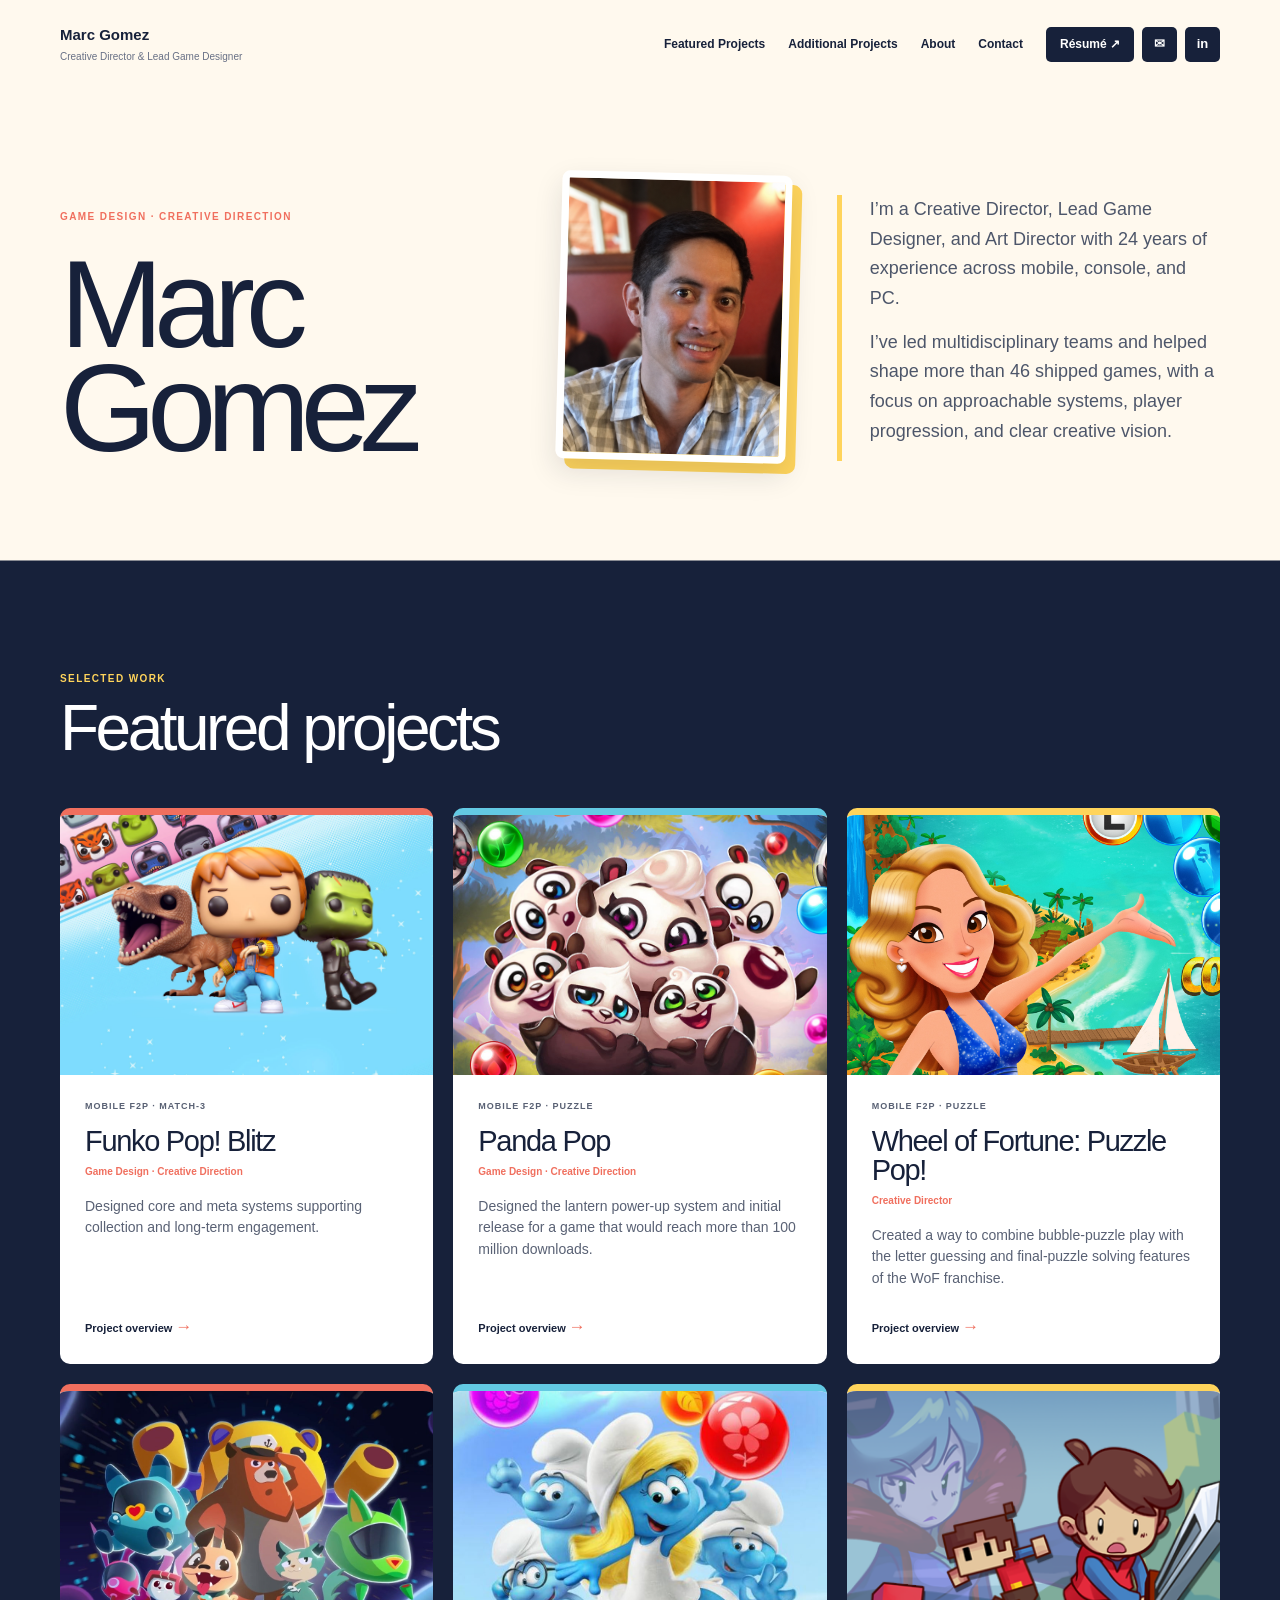
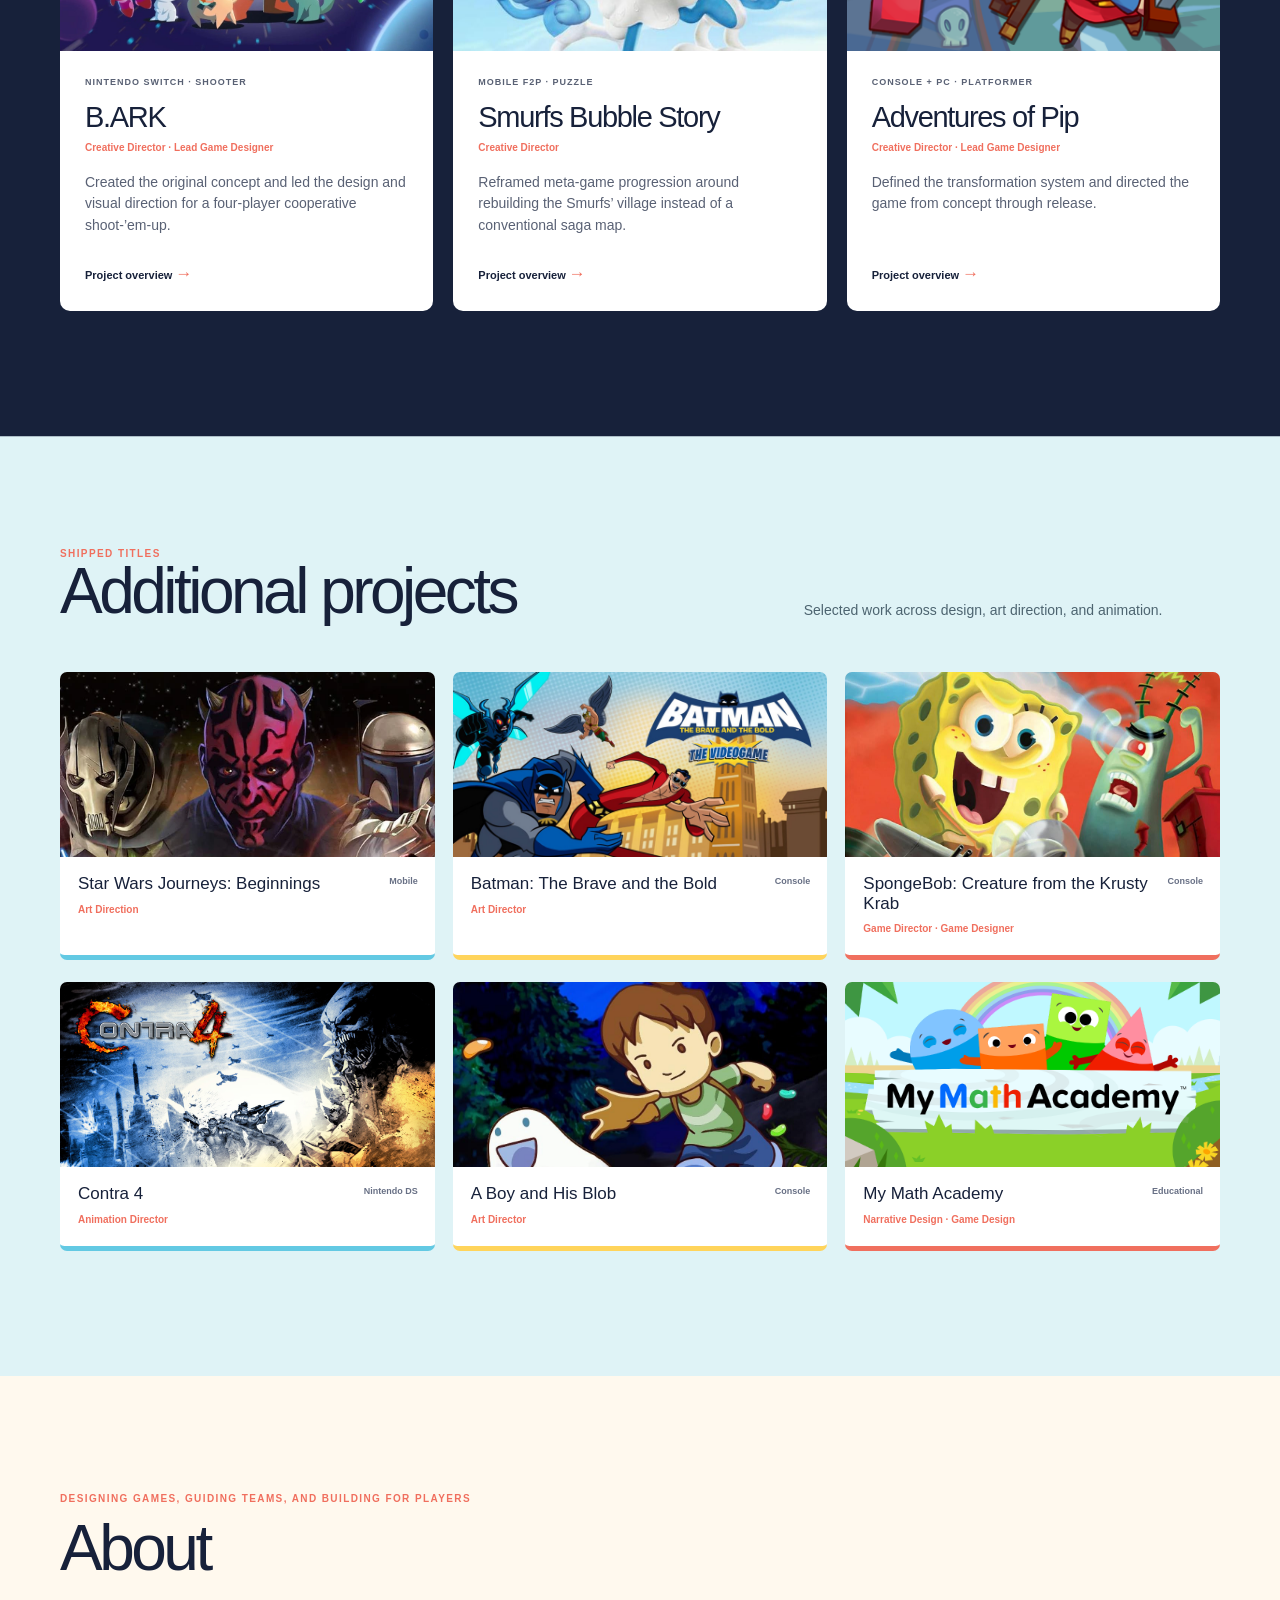
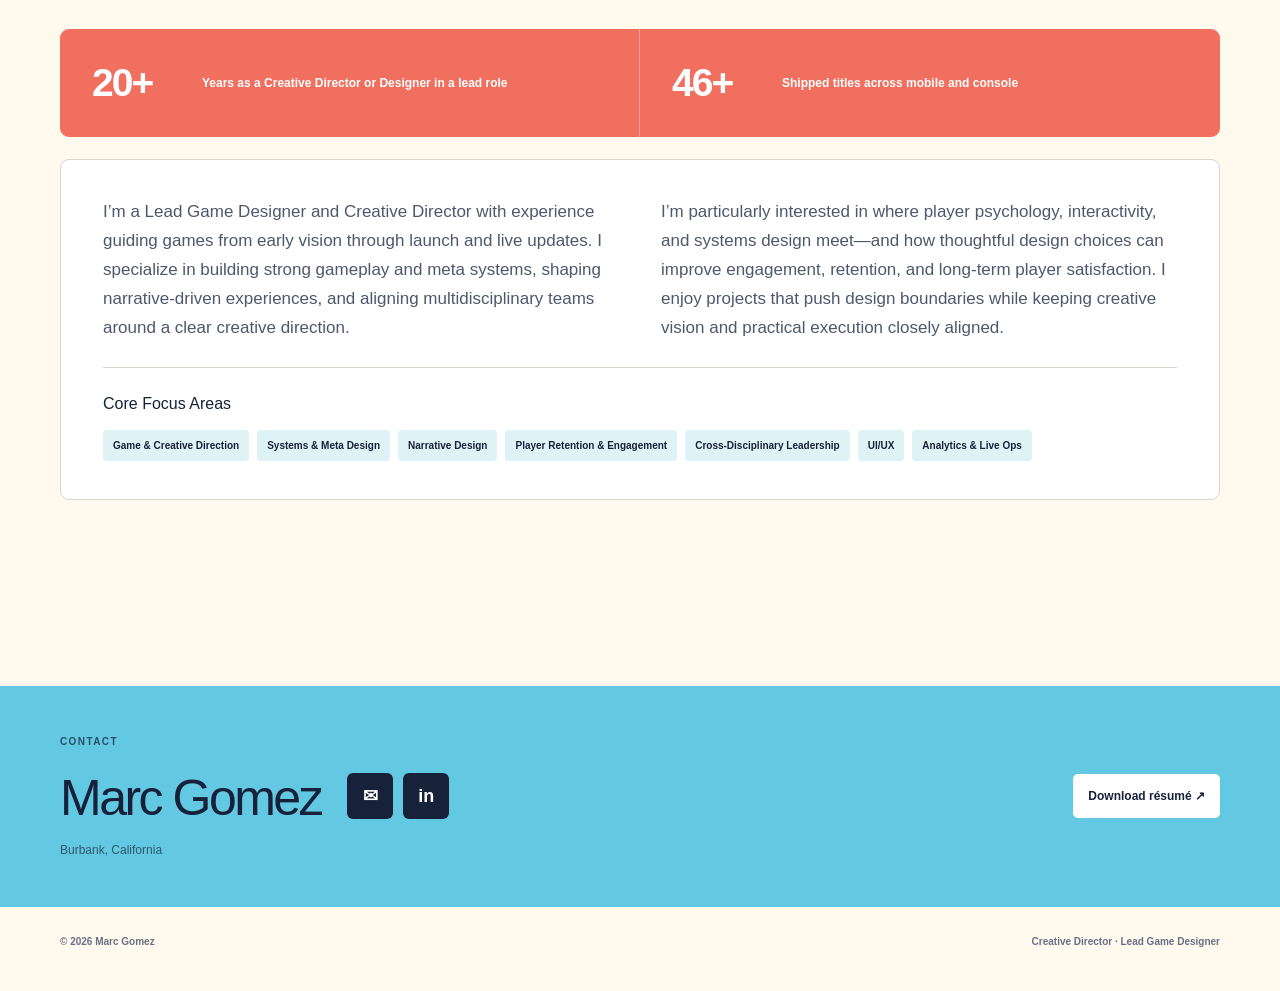
<file: index.html>
<!DOCTYPE html><html lang="en"><head><meta charSet="utf-8"/><meta name="viewport" content="width=device-width, initial-scale=1"/><link rel="preload" href="/marc-gomez-profile.png" as="image"/><link rel="preload" href="/projects/funko-preview-local.jpg" as="image"/><link rel="preload" href="/projects/panda-preview-family.jpg" as="image"/><link rel="preload" href="/projects/wheel-preview-local.jpg" as="image"/><link rel="preload" href="/projects/bark-preview-local.jpg" as="image"/><link rel="preload" href="/projects/smurfs-preview-characters.jpg" as="image"/><link rel="preload" href="/projects/pip-preview-new.png" as="image"/><link rel="preload" href="/projects/starwars.png" as="image"/><link rel="preload" href="/projects/batman.jpg" as="image"/><link rel="preload" href="/projects/spongebob-preview-local.jpg" as="image"/><link rel="stylesheet" href="/assets/index-vRZvKCHO.css" data-rsc-css-href="/assets/index-vRZvKCHO.css" data-precedence="vite-rsc/importer-resources"/><link rel="modulepreload" href="/assets/layout-segment-context-CEGxXNlD.js" crossorigin=""/><link rel="modulepreload" href="/assets/rolldown-runtime-S-ySWqyJ.js" crossorigin=""/><link rel="modulepreload" href="/assets/index-BVW_uxQS.js" crossorigin=""/><link rel="modulepreload" href="/assets/framework-CXnKph_e.js" crossorigin=""/><link rel="modulepreload" href="/assets/analytics-DuMaOo_Z.js" crossorigin=""/><link rel="preload" href="/projects/contra.jpg" as="image"/><link rel="preload" href="/projects/blob-preview-local.jpg" as="image"/><link rel="preload" href="/projects/math-preview-local.png" as="image"/><title>Marc Gomez — Creative Director &amp; Lead Game Designer</title><meta name="description" content="Portfolio of Marc Gomez, a Creative Director, Lead Game Designer, and Art Director with 24 years of experience and 46+ shipped titles across mobile, console, and PC."/><meta name="keywords" content="Marc Gomez,Creative Director,Lead Game Designer,Game Design,Mobile Games,Free-to-Play,Art Director,B.ARK,Panda Pop,Adventures of Pip"/><meta name="author" content="Marc Gomez"/><link rel="author" href="https://marcgomezgames.github.io"/><meta name="creator" content="Marc Gomez"/><meta name="robots" content="index, follow"/><meta property="og:title" content="Marc Gomez — Creative Director &amp; Lead Game Designer"/><meta property="og:description" content="Creative direction and game design across 46+ shipped mobile, console, and PC titles."/><meta property="og:url" content="https://marcgomezgames.github.io/"/><meta property="og:site_name" content="Marc Gomez — Game Design Portfolio"/><meta property="og:type" content="website"/><meta property="og:image" content="https://marcgomezgames.github.io/projects/bark.png"/><meta property="og:image:width" content="1920"/><meta property="og:image:height" content="1080"/><meta property="og:image:alt" content="Marc Gomez game design portfolio"/><meta name="twitter:card" content="summary_large_image"/><meta name="twitter:title" content="Marc Gomez — Creative Director &amp; Lead Game Designer"/><meta name="twitter:description" content="Creative direction and game design across 46+ shipped mobile, console, and PC titles."/><meta name="twitter:image" content="https://marcgomezgames.github.io/projects/bark.png"/><link rel="canonical" href="https://marcgomezgames.github.io/"/><script>self.__VINEXT_RSC_PARAMS__={}</script><script>self.__VINEXT_RSC_NAV__={"pathname":"/","searchParams":[]}</script><link rel="modulepreload" href="/assets/index-BVW_uxQS.js" />
</head><body><main class="portfolio"><header class="header shell"><a class="identity" href="/"><b>Marc Gomez</b><span>Creative Director &amp; Lead Game Designer</span></a><nav><a href="/#work">Featured Projects</a><a href="/#credits">Additional Projects</a><a href="/#about">About</a><a href="/#contact">Contact</a><span class="header-actions"><a class="resume" href="/Marc_Gomez_Resume_2026.pdf">Résumé ↗</a><a class="header-social" href="mailto:marcyay@gmail.com" aria-label="Email Marc Gomez" title="Email">✉</a><a class="header-social" href="https://www.linkedin.com/in/marc-gomez-a3a6818" target="_blank" rel="noreferrer" aria-label="Marc Gomez on LinkedIn" title="LinkedIn">in</a></span></nav></header><section class="intro shell" id="top"><div><p class="label">GAME DESIGN · CREATIVE DIRECTION</p><h1>Marc Gomez</h1></div><figure class="portrait-slot"><img src="/marc-gomez-profile.png" alt="Marc Gomez"/></figure><div class="intro-copy"><p>I’m a Creative Director, Lead Game Designer, and Art Director with 24 years of experience across mobile, console, and PC.</p><p>I’ve led multidisciplinary teams and helped shape more than 46 shipped games, with a focus on approachable systems, player progression, and clear creative vision.</p></div></section><section class="work shell" id="work"><div class="section-header stacked"><div><p class="label">SELECTED WORK</p><h2>Featured projects</h2></div></div><div class="feature-grid"><a class="feature funko" href="/projects/funko-pop-blitz/"><div class="feature-art"><img src="/projects/funko-preview-local.jpg" alt="Funko Pop! Blitz"/></div><div class="feature-info"><p class="project-type">MOBILE F2P · MATCH-3</p><h3>Funko Pop! Blitz</h3><p class="role">Game Design · Creative Direction</p><p>Designed core and meta systems supporting collection and long-term engagement.</p><span class="project-link">Project overview <b>→</b></span></div></a><a class="feature panda" href="/projects/panda-pop/"><div class="feature-art"><img src="/projects/panda-preview-family.jpg" alt="Panda Pop"/></div><div class="feature-info"><p class="project-type">MOBILE F2P · PUZZLE</p><h3>Panda Pop</h3><p class="role">Game Design · Creative Direction</p><p>Designed the lantern power-up system and initial release for a game that would reach more than 100 million downloads.</p><span class="project-link">Project overview <b>→</b></span></div></a><a class="feature wheel" href="/projects/wheel-of-fortune/"><div class="feature-art"><img src="/projects/wheel-preview-local.jpg" alt="Wheel of Fortune: Puzzle Pop!"/></div><div class="feature-info"><p class="project-type">MOBILE F2P · PUZZLE</p><h3>Wheel of Fortune: Puzzle Pop!</h3><p class="role">Creative Director</p><p>Created a way to combine bubble-puzzle play with the letter guessing and final-puzzle solving features of the WoF franchise.</p><span class="project-link">Project overview <b>→</b></span></div></a><a class="feature bark" href="/projects/bark/"><div class="feature-art"><img src="/projects/bark-preview-local.jpg" alt="B.ARK"/></div><div class="feature-info"><p class="project-type">NINTENDO SWITCH · SHOOTER</p><h3>B.ARK</h3><p class="role">Creative Director · Lead Game Designer</p><p>Created the original concept and led the design and visual direction for a four-player cooperative shoot-’em-up.</p><span class="project-link">Project overview <b>→</b></span></div></a><a class="feature smurfs" href="/projects/smurfs-bubble-story/"><div class="feature-art"><img src="/projects/smurfs-preview-characters.jpg" alt="Smurfs Bubble Story"/></div><div class="feature-info"><p class="project-type">MOBILE F2P · PUZZLE</p><h3>Smurfs Bubble Story</h3><p class="role">Creative Director</p><p>Reframed meta-game progression around rebuilding the Smurfs’ village instead of a conventional saga map.</p><span class="project-link">Project overview <b>→</b></span></div></a><a class="feature pip" href="/projects/adventures-of-pip/"><div class="feature-art"><img src="/projects/pip-preview-new.png" alt="Adventures of Pip"/></div><div class="feature-info"><p class="project-type">CONSOLE + PC · PLATFORMER</p><h3>Adventures of Pip</h3><p class="role">Creative Director · Lead Game Designer</p><p>Defined the transformation system and directed the game from concept through release.</p><span class="project-link">Project overview <b>→</b></span></div></a></div></section><section class="credits" id="credits"><div class="shell"><div class="section-header inline"><div><p class="label">SHIPPED TITLES</p><h2>Additional projects</h2></div><p>Selected work across design, art direction, and animation.</p></div><div class="archive-grid"><article class="archive-card"><div class="archive-art"><img src="/projects/starwars.png" alt="Star Wars Journeys: Beginnings"/></div><div class="archive-info"><h3>Star Wars Journeys: Beginnings</h3><p>Art Direction</p><span>Mobile</span></div></article><article class="archive-card"><div class="archive-art"><img src="/projects/batman.jpg" alt="Batman: The Brave and the Bold"/></div><div class="archive-info"><h3>Batman: The Brave and the Bold</h3><p>Art Director</p><span>Console</span></div></article><article class="archive-card spongebob"><div class="archive-art"><img src="/projects/spongebob-preview-local.jpg" alt="SpongeBob: Creature from the Krusty Krab"/></div><div class="archive-info"><h3>SpongeBob: Creature from the Krusty Krab</h3><p>Game Director · Game Designer</p><span>Console</span></div></article><article class="archive-card"><div class="archive-art"><img src="/projects/contra.jpg" alt="Contra 4"/></div><div class="archive-info"><h3>Contra 4</h3><p>Animation Director</p><span>Nintendo DS</span></div></article><article class="archive-card blob"><div class="archive-art"><img src="/projects/blob-preview-local.jpg" alt="A Boy and His Blob"/></div><div class="archive-info"><h3>A Boy and His Blob</h3><p>Art Director</p><span>Console</span></div></article><article class="archive-card"><div class="archive-art"><img src="/projects/math-preview-local.png" alt="My Math Academy"/></div><div class="archive-info"><h3>My Math Academy</h3><p>Narrative Design · Game Design</p><span>Educational</span></div></article></div></div></section><section class="about shell" id="about"><div class="section-header about-heading"><p class="label">DESIGNING GAMES, GUIDING TEAMS, AND BUILDING FOR PLAYERS</p><h2>About</h2></div><div class="about-grid"><div class="facts"><div><b>20+</b><span>Years as a Creative Director or Designer in a lead role</span></div><div><b>46+</b><span>Shipped titles across mobile and console</span></div></div><div class="bio"><p>I’m a Lead Game Designer and Creative Director with experience guiding games from early vision through launch and live updates. I specialize in building strong gameplay and meta systems, shaping narrative-driven experiences, and aligning multidisciplinary teams around a clear creative direction.</p><p>I’m particularly interested in where player psychology, interactivity, and systems design meet—and how thoughtful design choices can improve engagement, retention, and long-term player satisfaction. I enjoy projects that push design boundaries while keeping creative vision and practical execution closely aligned.</p><div class="focus-area"><h3>Core Focus Areas</h3><div><span>Game &amp; Creative Direction</span><span>Systems &amp; Meta Design</span><span>Narrative Design</span><span>Player Retention &amp; Engagement</span><span>Cross-Disciplinary Leadership</span><span>UI/UX</span><span>Analytics &amp; Live Ops</span></div></div></div><div class="portfolio-links"><a href="/art-direction/">Art Direction portfolio ↗</a><a href="/production/">Production portfolio ↗</a></div></div></section><section class="contact" id="contact"><div class="shell"><div class="contact-identity"><div><p class="label">CONTACT</p><h2>Marc Gomez</h2><p>Burbank, California</p></div><div class="contact-icons"><a href="mailto:marcyay@gmail.com" aria-label="Email Marc Gomez" title="Email">✉</a><a href="https://www.linkedin.com/in/marc-gomez-a3a6818" target="_blank" rel="noreferrer" aria-label="Marc Gomez on LinkedIn" title="LinkedIn">in</a></div></div><div class="contact-actions"><a href="/Marc_Gomez_Resume_2026.pdf">Download résumé <b>↗</b></a></div></div></section><footer class="shell"><p>© 2026 Marc Gomez</p><p>Creative Director · Lead Game Designer</p></footer></main><script id="_R_">import("/assets/index-BVW_uxQS.js")</script></body></html><script>self.__VINEXT_RSC_CHUNKS__=self.__VINEXT_RSC_CHUNKS__||[];self.__VINEXT_RSC_CHUNKS__.push("2:I[\"491d67a9792c\",[],\"Children\",1]\n3:I[\"d4d09d4aa3d5\",[],\"Analytics\",1]\n4:I[\"cfee43ca1bc7\",[],\"LayoutSegmentProvider\",1]\n5:I[\"491d67a9792c\",[],\"Slot\",1]\n6:I[\"5b777958e3fd\",[],\"RedirectBoundary\",1]\n:HL[\"/assets/index-vRZvKCHO.css\",\"style\"]\n")</script><script>self.__VINEXT_RSC_CHUNKS__=self.__VINEXT_RSC_CHUNKS__||[];self.__VINEXT_RSC_CHUNKS__.push("0:{\"__route\":\"route:/\",\"__interceptionContext\":null,\"__layoutIds\":[\"layout:/\"],\"__rootLayout\":\"/\",\"page:/\":\"$L1\",\"layout:/\":[[[[\"$\",\"link\",\"css:/assets/index-vRZvKCHO.css\",{\"rel\":\"stylesheet\",\"precedence\":\"vite-rsc/importer-resources\",\"href\":\"/assets/index-vRZvKCHO.css\",\"data-rsc-css-href\":\"/assets/index-vRZvKCHO.css\"}],\"$undefined\"],[\"$\",\"html\",null,{\"lang\":\"en\",\"children\":[\"$\",\"body\",null,{\"children\":[[\"$\",\"$L2\",null,{}],[\"$\",\"$L3\",null,{}]]}]}]],null],\"route:/\":[[[\"$\",\"meta\",null,{\"charSet\":\"utf-8\"}],[[\"$\",\"title\",\"0\",{\"children\":\"Marc Gomez — Creative Director \u0026 Lead Game Designer\"}],[\"$\",\"meta\",\"1\",{\"name\":\"description\",\"content\":\"Portfolio of Marc Gomez, a Creative Director, Lead Game Designer, and Art Director with 24 years of experience and 46+ shipped titles across mobile, console, and PC.\"}],[\"$\",\"meta\",\"2\",{\"name\":\"keywords\",\"content\":\"Marc Gomez,Creative Director,Lead Game Designer,Game Design,Mobile Games,Free-to-Play,Art Director,B.ARK,Panda Pop,Adventures of Pip\"}],[\"$\",\"meta\",\"3\",{\"name\":\"author\",\"content\":\"Marc Gomez\"}],[\"$\",\"link\",\"4\",{\"rel\":\"author\",\"href\":\"https://marcgomezgames.github.io\"}],[\"$\",\"meta\",\"5\",{\"name\":\"creator\",\"content\":\"Marc Gomez\"}],[\"$\",\"meta\",\"6\",{\"name\":\"robots\",\"content\":\"index, follow\"}],[\"$\",\"meta\",\"7\",{\"property\":\"og:title\",\"content\":\"Marc Gomez — Creative Director \u0026 Lead Game Designer\"}],[\"$\",\"meta\",\"8\",{\"property\":\"og:description\",\"content\":\"Creative direction and game design across 46+ shipped mobile, console, and PC titles.\"}],[\"$\",\"meta\",\"9\",{\"property\":\"og:url\",\"content\":\"https://marcgomezgames.github.io/\"}],[\"$\",\"meta\",\"10\",{\"property\":\"og:site_name\",\"content\":\"Marc Gomez — Game Design Portfolio\"}],[\"$\",\"meta\",\"11\",{\"property\":\"og:type\",\"content\":\"website\"}],[\"$\",\"meta\",\"12\",{\"property\":\"og:image\",\"content\":\"https://marcgomezgames.github.io/projects/bark.png\"}],[\"$\",\"meta\",\"13\",{\"property\":\"og:image:width\",\"content\":\"1920\"}],[\"$\",\"meta\",\"14\",{\"property\":\"og:image:height\",\"content\":\"1080\"}],[\"$\",\"meta\",\"15\",{\"property\":\"og:image:alt\",\"content\":\"Marc Gomez game design portfolio\"}],[\"$\",\"meta\",\"16\",{\"name\":\"twitter:card\",\"content\":\"summary_large_image\"}],[\"$\",\"meta\",\"17\",{\"name\":\"twitter:title\",\"content\":\"Marc Gomez — Creative Director \u0026 Lead Game Designer\"}],[\"$\",\"meta\",\"18\",{\"name\":\"twitter:description\",\"content\":\"Creative direction and game design across 46+ shipped mobile, console, and PC titles.\"}],[\"$\",\"meta\",\"19\",{\"name\":\"twitter:image\",\"content\":\"https://marcgomezgames.github.io/projects/bark.png\"}],[\"$\",\"link\",\"20\",{\"rel\":\"canonical\",\"href\":\"https://marcgomezgames.github.io/\"}]],[[\"$\",\"meta\",\"0\",{\"name\":\"viewport\",\"content\":\"width=device-width, initial-scale=1\"}]]],[\"$\",\"$L4\",null,{\"segmentMap\":{\"children\":[]},\"children\":[\"$\",\"$L5\",null,{\"id\":\"layout:/\",\"parallelSlots\":\"$undefined\",\"children\":[\"$\",\"$L6\",null,{\"children\":[\"$\",\"$L4\",null,{\"segmentMap\":{\"children\":[]},\"children\":[\"$\",\"$L5\",null,{\"id\":\"page:/\"}]}]}]}]}]],\"__layoutFlags\":{\"layout:/\":\"s\"},\"__artifactCompatibility\":{\"schemaVersion\":1,\"graphVersion\":\"app-route-graph:4uhn5s1wvoptc\",\"deploymentVersion\":\"ea9d1d88-cbc5-4e6a-bf60-95cdc4b69951\",\"appElementsSchemaVersion\":1,\"rscPayloadSchemaVersion\":1,\"rootBoundaryId\":\"/\",\"renderEpoch\":null}}\n")</script><script>self.__VINEXT_RSC_CHUNKS__=self.__VINEXT_RSC_CHUNKS__||[];self.__VINEXT_RSC_CHUNKS__.push(":HL[\"/marc-gomez-profile.png\",\"image\"]\n:HL[\"/projects/funko-preview-local.jpg\",\"image\"]\n:HL[\"/projects/panda-preview-family.jpg\",\"image\"]\n:HL[\"/projects/wheel-preview-local.jpg\",\"image\"]\n")</script><script>self.__VINEXT_RSC_CHUNKS__=self.__VINEXT_RSC_CHUNKS__||[];self.__VINEXT_RSC_CHUNKS__.push("1:[\"$\",\"main\",null,{\"className\":\"portfolio\",\"children\":[[\"$\",\"header\",null,{\"className\":\"header shell\",\"children\":[[\"$\",\"a\",null,{\"className\":\"identity\",\"href\":\"/\",\"children\":[[\"$\",\"b\",null,{\"children\":\"Marc Gomez\"}],[\"$\",\"span\",null,{\"children\":\"Creative Director \u0026 Lead Game Designer\"}]]}],[\"$\",\"nav\",null,{\"children\":[[\"$\",\"a\",null,{\"href\":\"/#work\",\"children\":\"Featured Projects\"}],[\"$\",\"a\",null,{\"href\":\"/#credits\",\"children\":\"Additional Projects\"}],[\"$\",\"a\",null,{\"href\":\"/#about\",\"children\":\"About\"}],[\"$\",\"a\",null,{\"href\":\"/#contact\",\"children\":\"Contact\"}],[\"$\",\"span\",null,{\"className\":\"header-actions\",\"children\":[[\"$\",\"a\",null,{\"className\":\"resume\",\"href\":\"/Marc_Gomez_Resume_2026.pdf\",\"children\":\"Résumé ↗\"}],[\"$\",\"a\",null,{\"className\":\"header-social\",\"href\":\"mailto:marcyay@gmail.com\",\"aria-label\":\"Email Marc Gomez\",\"title\":\"Email\",\"children\":\"✉\"}],[\"$\",\"a\",null,{\"className\":\"header-social\",\"href\":\"https://www.linkedin.com/in/marc-gomez-a3a6818\",\"target\":\"_blank\",\"rel\":\"noreferrer\",\"aria-label\":\"Marc Gomez on LinkedIn\",\"title\":\"LinkedIn\",\"children\":\"in\"}]]}]]}]]}],[\"$\",\"section\",null,{\"className\":\"intro shell\",\"id\":\"top\",\"children\":[[\"$\",\"div\",null,{\"children\":[[\"$\",\"p\",null,{\"className\":\"label\",\"children\":\"GAME DESIGN · CREATIVE DIRECTION\"}],[\"$\",\"h1\",null,{\"children\":\"Marc Gomez\"}]]}],[\"$\",\"figure\",null,{\"className\":\"portrait-slot\",\"children\":[\"$\",\"img\",null,{\"src\":\"/marc-gomez-profile.png\",\"alt\":\"Marc Gomez\"}]}],[\"$\",\"div\",null,{\"className\":\"intro-copy\",\"children\":[[\"$\",\"p\",null,{\"children\":\"I’m a Creative Director, Lead Game Designer, and Art Director with 24 years of experience across mobile, console, and PC.\"}],[\"$\",\"p\",null,{\"children\":\"I’ve led multidisciplinary teams and helped shape more than 46 shipped games, with a focus on approachable systems, player progression, and clear creative vision.\"}]]}]]}],[\"$\",\"section\",null,{\"className\":\"work shell\",\"id\":\"work\",\"children\":[[\"$\",\"div\",null,{\"className\":\"section-header stacked\",\"children\":[\"$\",\"div\",null,{\"children\":[[\"$\",\"p\",null,{\"className\":\"label\",\"children\":\"SELECTED WORK\"}],[\"$\",\"h2\",null,{\"children\":\"Featured projects\"}]]}]}],[\"$\",\"div\",null,{\"className\":\"feature-grid\",\"children\":[[\"$\",\"a\",null,{\"className\":\"feature funko\",\"href\":\"/projects/funko-pop-blitz/\",\"children\":[[\"$\",\"div\",null,{\"className\":\"feature-art\",\"children\":[\"$\",\"img\",null,{\"src\":\"/projects/funko-preview-local.jpg\",\"alt\":\"Funko Pop! Blitz\"}]}],[\"$\",\"div\",null,{\"className\":\"feature-info\",\"children\":[[\"$\",\"p\",null,{\"className\":\"project-type\",\"children\":\"MOBILE F2P · MATCH-3\"}],[\"$\",\"h3\",null,{\"children\":\"Funko Pop! Blitz\"}],[\"$\",\"p\",null,{\"className\":\"role\",\"children\":\"Game Design · Creative Direction\"}],[\"$\",\"p\",null,{\"children\":\"Designed core and meta systems supporting collection and long-term engagement.\"}],[\"$\",\"span\",null,{\"className\":\"project-link\",\"children\":[\"Project overview \",[\"$\",\"b\",null,{\"children\":\"→\"}]]}]]}]]}],[\"$\",\"a\",null,{\"className\":\"feature panda\",\"href\":\"/projects/panda-pop/\",\"children\":[[\"$\",\"div\",null,{\"className\":\"feature-art\",\"children\":[\"$\",\"img\",null,{\"src\":\"/projects/panda-preview-family.jpg\",\"alt\":\"Panda Pop\"}]}],[\"$\",\"div\",null,{\"className\":\"feature-info\",\"children\":[[\"$\",\"p\",null,{\"className\":\"project-type\",\"children\":\"MOBILE F2P · PUZZLE\"}],[\"$\",\"h3\",null,{\"children\":\"Panda Pop\"}],[\"$\",\"p\",null,{\"className\":\"role\",\"children\":\"Game Design · Creative Direction\"}],[\"$\",\"p\",null,{\"children\":\"Designed the lantern power-up system and initial release for a game that would reach more than 100 million downloads.\"}],[\"$\",\"span\",null,{\"className\":\"project-link\",\"children\":[\"Project overview \",[\"$\",\"b\",null,{\"children\":\"→\"}]]}]]}]]}],[\"$\",\"a\",null,{\"className\":\"feature wheel\",\"href\":\"/projects/wheel-of-fortune/\",\"children\":[[\"$\",\"div\",null,{\"className\":\"feature-art\",\"children\":[\"$\",\"img\",null,{\"src\":\"/projects/wheel-preview-local.jpg\",\"alt\":\"Wheel of Fortune: Puzzle Pop!\"}]}],[\"$\",\"div\",null,{\"className\":\"feature-info\",\"children\":[[\"$\",\"p\",null,{\"className\":\"project-type\",\"children\":\"MOBILE F2P · PUZZLE\"}],[\"$\",\"h3\",null,{\"children\":\"Wheel of Fortune: Puzzle Pop!\"}],[\"$\",\"p\",null,{\"className\":\"role\",\"children\":\"Creative Director\"}],[\"$\",\"p\",null,{\"children\":\"Created a way to combine bubble-puzzle play with the letter guessing and final-puzzle solving features of the WoF franchise.\"}],[\"$\",\"span\",null,{\"className\":\"project-link\",\"children\":[\"Project overview \",[\"$\",\"b\",null,{\"children\":\"→\"}]]}]]}]]}],[\"$\",\"a\",null,{\"className\":\"feature bark\",\"href\":\"/projects/bark/\",\"children\":[[\"$\",\"div\",null,{\"className\":\"feature-art\",\"children\":\"$L7\"}],\"$L8\"]}],\"$L9\",\"$La\"]}]]}],\"$Lb\",\"$Lc\",\"$Ld\",\"$Le\"]}]\n")</script><script>self.__VINEXT_RSC_CHUNKS__=self.__VINEXT_RSC_CHUNKS__||[];self.__VINEXT_RSC_CHUNKS__.push(":HL[\"/projects/bark-preview-local.jpg\",\"image\"]\n:HL[\"/projects/smurfs-preview-characters.jpg\",\"image\"]\n:HL[\"/projects/pip-preview-new.png\",\"image\"]\n:HL[\"/projects/starwars.png\",\"image\"]\n:HL[\"/projects/batman.jpg\",\"image\"]\n:HL[\"/projects/spongebob-preview-local.jpg\",\"image\"]\n:HL[\"/projects/contra.jpg\",\"image\"]\n:HL[\"/projects/blob-preview-local.jpg\",\"image\"]\n:HL[\"/projects/math-preview-local.png\",\"image\"]\n7:[\"$\",\"img\",null,{\"src\":\"/projects/bark-preview-local.jpg\",\"alt\":\"B.ARK\"}]\n8:[\"$\",\"div\",null,{\"className\":\"feature-info\",\"children\":[[\"$\",\"p\",null,{\"className\":\"project-type\",\"children\":\"NINTENDO SWITCH · SHOOTER\"}],[\"$\",\"h3\",null,{\"children\":\"B.ARK\"}],[\"$\",\"p\",null,{\"className\":\"role\",\"children\":\"Creative Director · Lead Game Designer\"}],[\"$\",\"p\",null,{\"children\":\"Created the original concept and led the design and visual direction for a four-player cooperative shoot-’em-up.\"}],[\"$\",\"span\",null,{\"className\":\"project-link\",\"children\":[\"Project overview \",[\"$\",\"b\",null,{\"children\":\"→\"}]]}]]}]\n9:[\"$\",\"a\",null,{\"className\":\"feature smurfs\",\"href\":\"/projects/smurfs-bubble-story/\",\"children\":[[\"$\",\"div\",null,{\"className\":\"feature-art\",\"children\":[\"$\",\"img\",null,{\"src\":\"/projects/smurfs-preview-characters.jpg\",\"alt\":\"Smurfs Bubble Story\"}]}],[\"$\",\"div\",null,{\"className\":\"feature-info\",\"children\":[[\"$\",\"p\",null,{\"className\":\"project-type\",\"children\":\"MOBILE F2P · PUZZLE\"}],[\"$\",\"h3\",null,{\"children\":\"Smurfs Bubble Story\"}],[\"$\",\"p\",null,{\"className\":\"role\",\"children\":\"Creative Director\"}],[\"$\",\"p\",null,{\"children\":\"Reframed meta-game progression around rebuilding the Smurfs’ village instead of a conventional saga map.\"}],[\"$\",\"span\",null,{\"className\":\"project-link\",\"children\":[\"Project overview \",[\"$\",\"b\",null,{\"children\":\"→\"}]]}]]}]]}]\n")</script><script>self.__VINEXT_RSC_CHUNKS__=self.__VINEXT_RSC_CHUNKS__||[];self.__VINEXT_RSC_CHUNKS__.push("a:[\"$\",\"a\",null,{\"className\":\"feature pip\",\"href\":\"/projects/adventures-of-pip/\",\"children\":[[\"$\",\"div\",null,{\"className\":\"feature-art\",\"children\":[\"$\",\"img\",null,{\"src\":\"/projects/pip-preview-new.png\",\"alt\":\"Adventures of Pip\"}]}],[\"$\",\"div\",null,{\"className\":\"feature-info\",\"children\":[[\"$\",\"p\",null,{\"className\":\"project-type\",\"children\":\"CONSOLE + PC · PLATFORMER\"}],[\"$\",\"h3\",null,{\"children\":\"Adventures of Pip\"}],[\"$\",\"p\",null,{\"className\":\"role\",\"children\":\"Creative Director · Lead Game Designer\"}],[\"$\",\"p\",null,{\"children\":\"Defined the transformation system and directed the game from concept through release.\"}],[\"$\",\"span\",null,{\"className\":\"project-link\",\"children\":[\"Project overview \",[\"$\",\"b\",null,{\"children\":\"→\"}]]}]]}]]}]\n")</script><script>self.__VINEXT_RSC_CHUNKS__=self.__VINEXT_RSC_CHUNKS__||[];self.__VINEXT_RSC_CHUNKS__.push("b:[\"$\",\"section\",null,{\"className\":\"credits\",\"id\":\"credits\",\"children\":[\"$\",\"div\",null,{\"className\":\"shell\",\"children\":[[\"$\",\"div\",null,{\"className\":\"section-header inline\",\"children\":[[\"$\",\"div\",null,{\"children\":[[\"$\",\"p\",null,{\"className\":\"label\",\"children\":\"SHIPPED TITLES\"}],[\"$\",\"h2\",null,{\"children\":\"Additional projects\"}]]}],[\"$\",\"p\",null,{\"children\":\"Selected work across design, art direction, and animation.\"}]]}],[\"$\",\"div\",null,{\"className\":\"archive-grid\",\"children\":[[\"$\",\"article\",\"Star Wars Journeys: Beginnings\",{\"className\":\"archive-card\",\"children\":[[\"$\",\"div\",null,{\"className\":\"archive-art\",\"children\":[\"$\",\"img\",null,{\"src\":\"/projects/starwars.png\",\"alt\":\"Star Wars Journeys: Beginnings\"}]}],[\"$\",\"div\",null,{\"className\":\"archive-info\",\"children\":[[\"$\",\"h3\",null,{\"children\":\"Star Wars Journeys: Beginnings\"}],[\"$\",\"p\",null,{\"children\":\"Art Direction\"}],[\"$\",\"span\",null,{\"children\":\"Mobile\"}]]}]]}],[\"$\",\"article\",\"Batman: The Brave and the Bold\",{\"className\":\"archive-card\",\"children\":[[\"$\",\"div\",null,{\"className\":\"archive-art\",\"children\":[\"$\",\"img\",null,{\"src\":\"/projects/batman.jpg\",\"alt\":\"Batman: The Brave and the Bold\"}]}],[\"$\",\"div\",null,{\"className\":\"archive-info\",\"children\":[[\"$\",\"h3\",null,{\"children\":\"Batman: The Brave and the Bold\"}],[\"$\",\"p\",null,{\"children\":\"Art Director\"}],[\"$\",\"span\",null,{\"children\":\"Console\"}]]}]]}],[\"$\",\"article\",\"SpongeBob: Creature from the Krusty Krab\",{\"className\":\"archive-card spongebob\",\"children\":[[\"$\",\"div\",null,{\"className\":\"archive-art\",\"children\":[\"$\",\"img\",null,{\"src\":\"/projects/spongebob-preview-local.jpg\",\"alt\":\"SpongeBob: Creature from the Krusty Krab\"}]}],[\"$\",\"div\",null,{\"className\":\"archive-info\",\"children\":[[\"$\",\"h3\",null,{\"children\":\"SpongeBob: Creature from the Krusty Krab\"}],[\"$\",\"p\",null,{\"children\":\"Game Director · Game Designer\"}],[\"$\",\"span\",null,{\"children\":\"Console\"}]]}]]}],[\"$\",\"article\",\"Contra 4\",{\"className\":\"archive-card\",\"children\":[[\"$\",\"div\",null,{\"className\":\"archive-art\",\"children\":[\"$\",\"img\",null,{\"src\":\"/projects/contra.jpg\",\"alt\":\"Contra 4\"}]}],[\"$\",\"div\",null,{\"className\":\"archive-info\",\"children\":[[\"$\",\"h3\",null,{\"children\":\"Contra 4\"}],[\"$\",\"p\",null,{\"children\":\"Animation Director\"}],[\"$\",\"span\",null,{\"children\":\"Nintendo DS\"}]]}]]}],[\"$\",\"article\",\"A Boy and His Blob\",{\"className\":\"archive-card blob\",\"children\":[[\"$\",\"div\",null,{\"className\":\"archive-art\",\"children\":[\"$\",\"img\",null,{\"src\":\"/projects/blob-preview-local.jpg\",\"alt\":\"A Boy and His Blob\"}]}],[\"$\",\"div\",null,{\"className\":\"archive-info\",\"children\":[[\"$\",\"h3\",null,{\"children\":\"A Boy and His Blob\"}],[\"$\",\"p\",null,{\"children\":\"Art Director\"}],[\"$\",\"span\",null,{\"children\":\"Console\"}]]}]]}],[\"$\",\"article\",\"My Math Academy\",{\"className\":\"archive-card\",\"children\":[[\"$\",\"div\",null,{\"className\":\"archive-art\",\"children\":[\"$\",\"img\",null,{\"src\":\"/projects/math-preview-local.png\",\"alt\":\"My Math Academy\"}]}],[\"$\",\"div\",null,{\"className\":\"archive-info\",\"children\":[[\"$\",\"h3\",null,{\"children\":\"My Math Academy\"}],[\"$\",\"p\",null,{\"children\":\"Narrative Design · Game Design\"}],[\"$\",\"span\",null,{\"children\":\"Educational\"}]]}]]}]]}]]}]}]\n")</script><script>self.__VINEXT_RSC_CHUNKS__=self.__VINEXT_RSC_CHUNKS__||[];self.__VINEXT_RSC_CHUNKS__.push("c:[\"$\",\"section\",null,{\"className\":\"about shell\",\"id\":\"about\",\"children\":[[\"$\",\"div\",null,{\"className\":\"section-header about-heading\",\"children\":[[\"$\",\"p\",null,{\"className\":\"label\",\"children\":\"DESIGNING GAMES, GUIDING TEAMS, AND BUILDING FOR PLAYERS\"}],[\"$\",\"h2\",null,{\"children\":\"About\"}]]}],[\"$\",\"div\",null,{\"className\":\"about-grid\",\"children\":[[\"$\",\"div\",null,{\"className\":\"facts\",\"children\":[[\"$\",\"div\",null,{\"children\":[[\"$\",\"b\",null,{\"children\":\"20+\"}],[\"$\",\"span\",null,{\"children\":\"Years as a Creative Director or Designer in a lead role\"}]]}],[\"$\",\"div\",null,{\"children\":[[\"$\",\"b\",null,{\"children\":\"46+\"}],[\"$\",\"span\",null,{\"children\":\"Shipped titles across mobile and console\"}]]}]]}],[\"$\",\"div\",null,{\"className\":\"bio\",\"children\":[[\"$\",\"p\",null,{\"children\":\"I’m a Lead Game Designer and Creative Director with experience guiding games from early vision through launch and live updates. I specialize in building strong gameplay and meta systems, shaping narrative-driven experiences, and aligning multidisciplinary teams around a clear creative direction.\"}],[\"$\",\"p\",null,{\"children\":\"I’m particularly interested in where player psychology, interactivity, and systems design meet—and how thoughtful design choices can improve engagement, retention, and long-term player satisfaction. I enjoy projects that push design boundaries while keeping creative vision and practical execution closely aligned.\"}],[\"$\",\"div\",null,{\"className\":\"focus-area\",\"children\":[[\"$\",\"h3\",null,{\"children\":\"Core Focus Areas\"}],[\"$\",\"div\",null,{\"children\":[[\"$\",\"span\",null,{\"children\":\"Game \u0026 Creative Direction\"}],[\"$\",\"span\",null,{\"children\":\"Systems \u0026 Meta Design\"}],[\"$\",\"span\",null,{\"children\":\"Narrative Design\"}],[\"$\",\"span\",null,{\"children\":\"Player Retention \u0026 Engagement\"}],[\"$\",\"span\",null,{\"children\":\"Cross-Disciplinary Leadership\"}],[\"$\",\"span\",null,{\"children\":\"UI/UX\"}],[\"$\",\"span\",null,{\"children\":\"Analytics \u0026 Live Ops\"}]]}]]}]]}],[\"$\",\"div\",null,{\"className\":\"portfolio-links\",\"children\":[[\"$\",\"a\",null,{\"href\":\"/art-direction/\",\"children\":\"Art Direction portfolio ↗\"}],[\"$\",\"a\",null,{\"href\":\"/production/\",\"children\":\"Production portfolio ↗\"}]]}]]}]]}]\n")</script><script>self.__VINEXT_RSC_CHUNKS__=self.__VINEXT_RSC_CHUNKS__||[];self.__VINEXT_RSC_CHUNKS__.push("d:[\"$\",\"section\",null,{\"className\":\"contact\",\"id\":\"contact\",\"children\":[\"$\",\"div\",null,{\"className\":\"shell\",\"children\":[[\"$\",\"div\",null,{\"className\":\"contact-identity\",\"children\":[[\"$\",\"div\",null,{\"children\":[[\"$\",\"p\",null,{\"className\":\"label\",\"children\":\"CONTACT\"}],[\"$\",\"h2\",null,{\"children\":\"Marc Gomez\"}],[\"$\",\"p\",null,{\"children\":\"Burbank, California\"}]]}],[\"$\",\"div\",null,{\"className\":\"contact-icons\",\"children\":[[\"$\",\"a\",null,{\"href\":\"mailto:marcyay@gmail.com\",\"aria-label\":\"Email Marc Gomez\",\"title\":\"Email\",\"children\":\"✉\"}],[\"$\",\"a\",null,{\"href\":\"https://www.linkedin.com/in/marc-gomez-a3a6818\",\"target\":\"_blank\",\"rel\":\"noreferrer\",\"aria-label\":\"Marc Gomez on LinkedIn\",\"title\":\"LinkedIn\",\"children\":\"in\"}]]}]]}],[\"$\",\"div\",null,{\"className\":\"contact-actions\",\"children\":[\"$\",\"a\",null,{\"href\":\"/Marc_Gomez_Resume_2026.pdf\",\"children\":[\"Download résumé \",[\"$\",\"b\",null,{\"children\":\"↗\"}]]}]}]]}]}]\ne:[\"$\",\"footer\",null,{\"className\":\"shell\",\"children\":[[\"$\",\"p\",null,{\"children\":\"© 2026 Marc Gomez\"}],[\"$\",\"p\",null,{\"children\":\"Creative Director · Lead Game Designer\"}]]}]\n")</script><script>self.__VINEXT_RSC_DONE__=true</script>
</file>
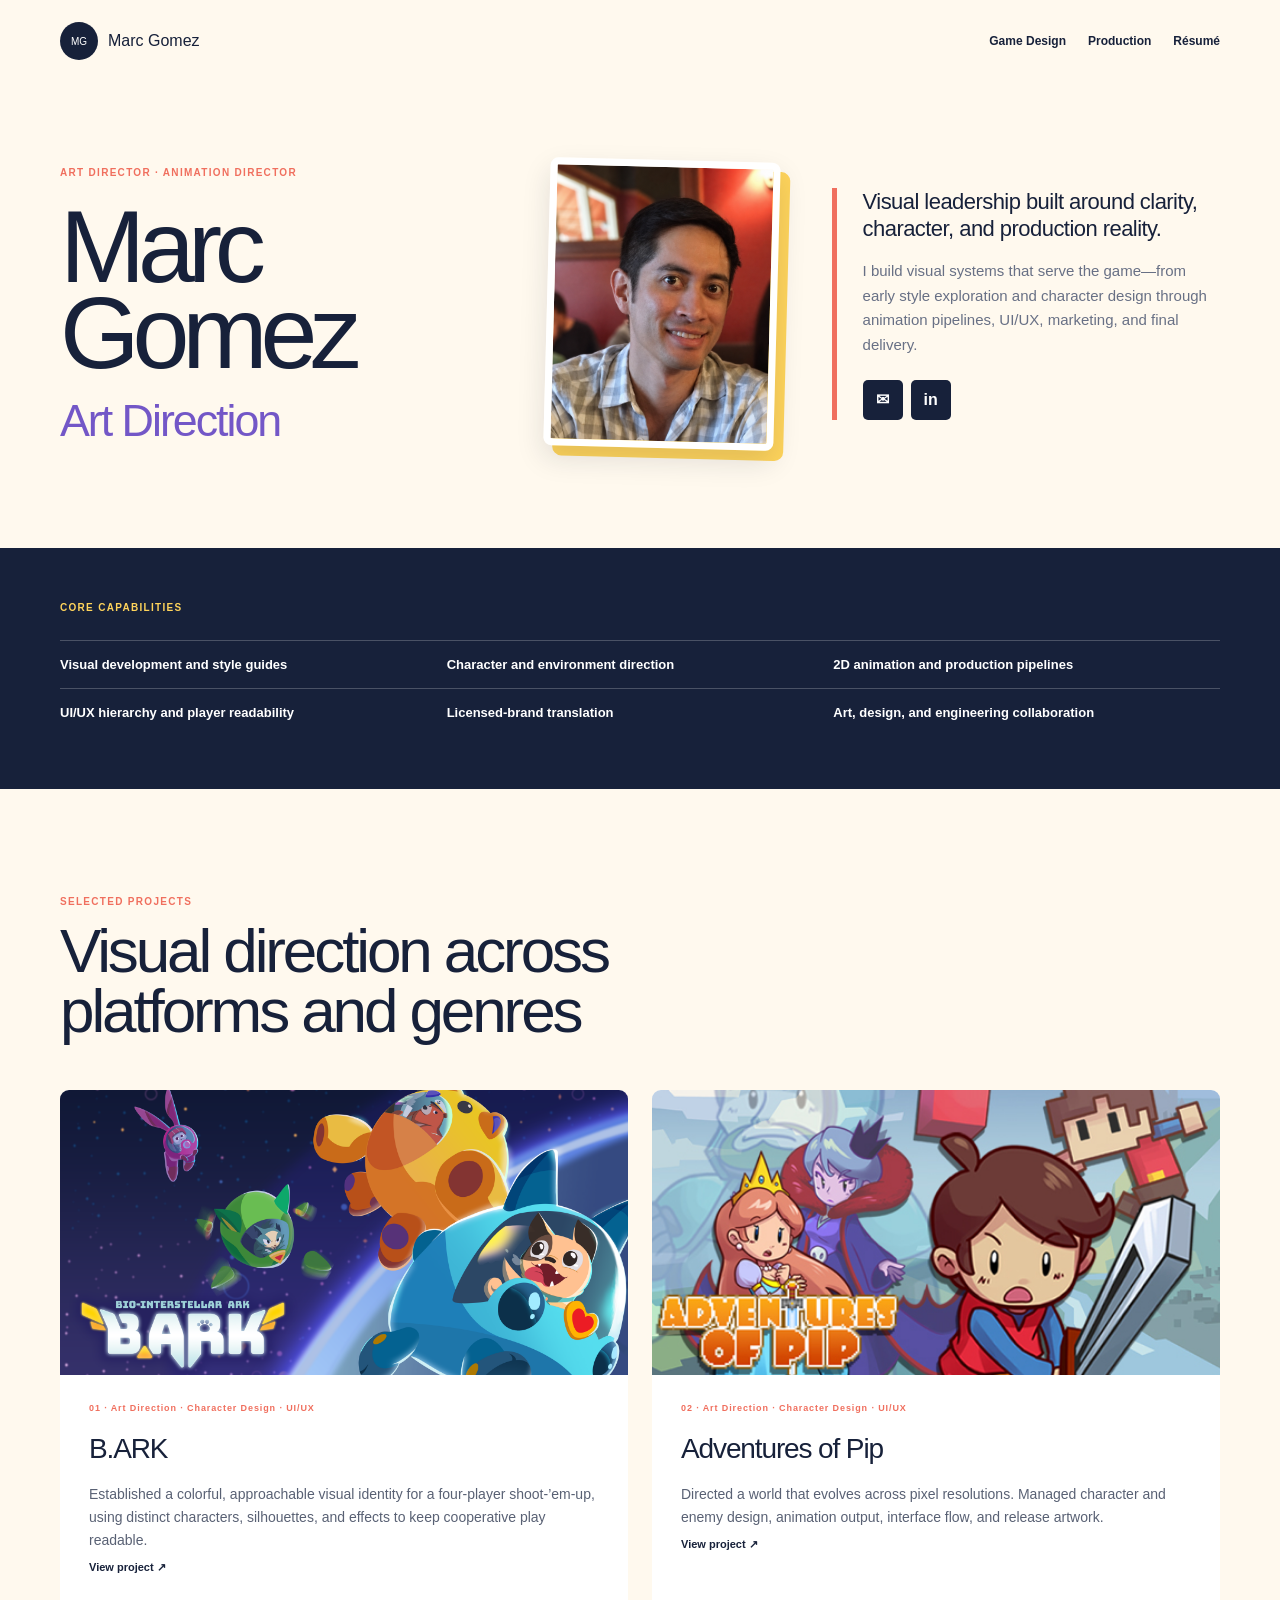
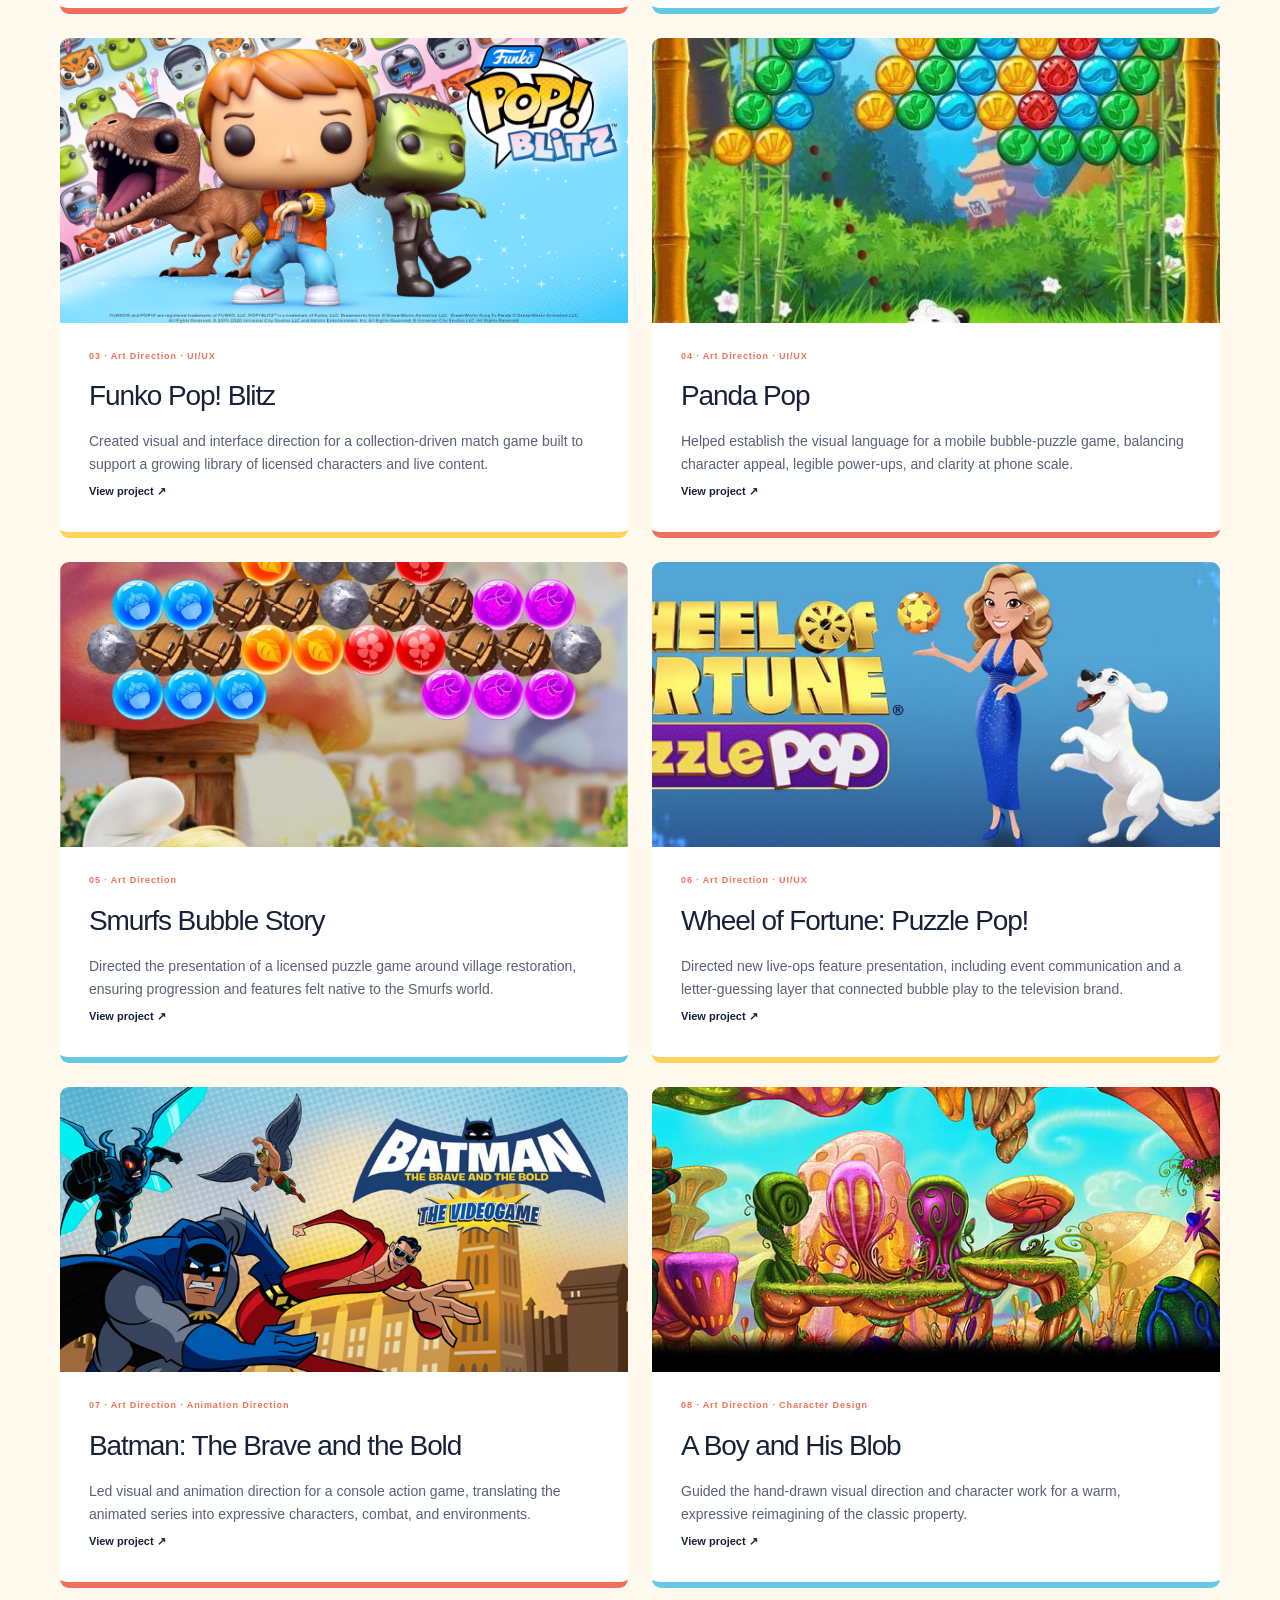
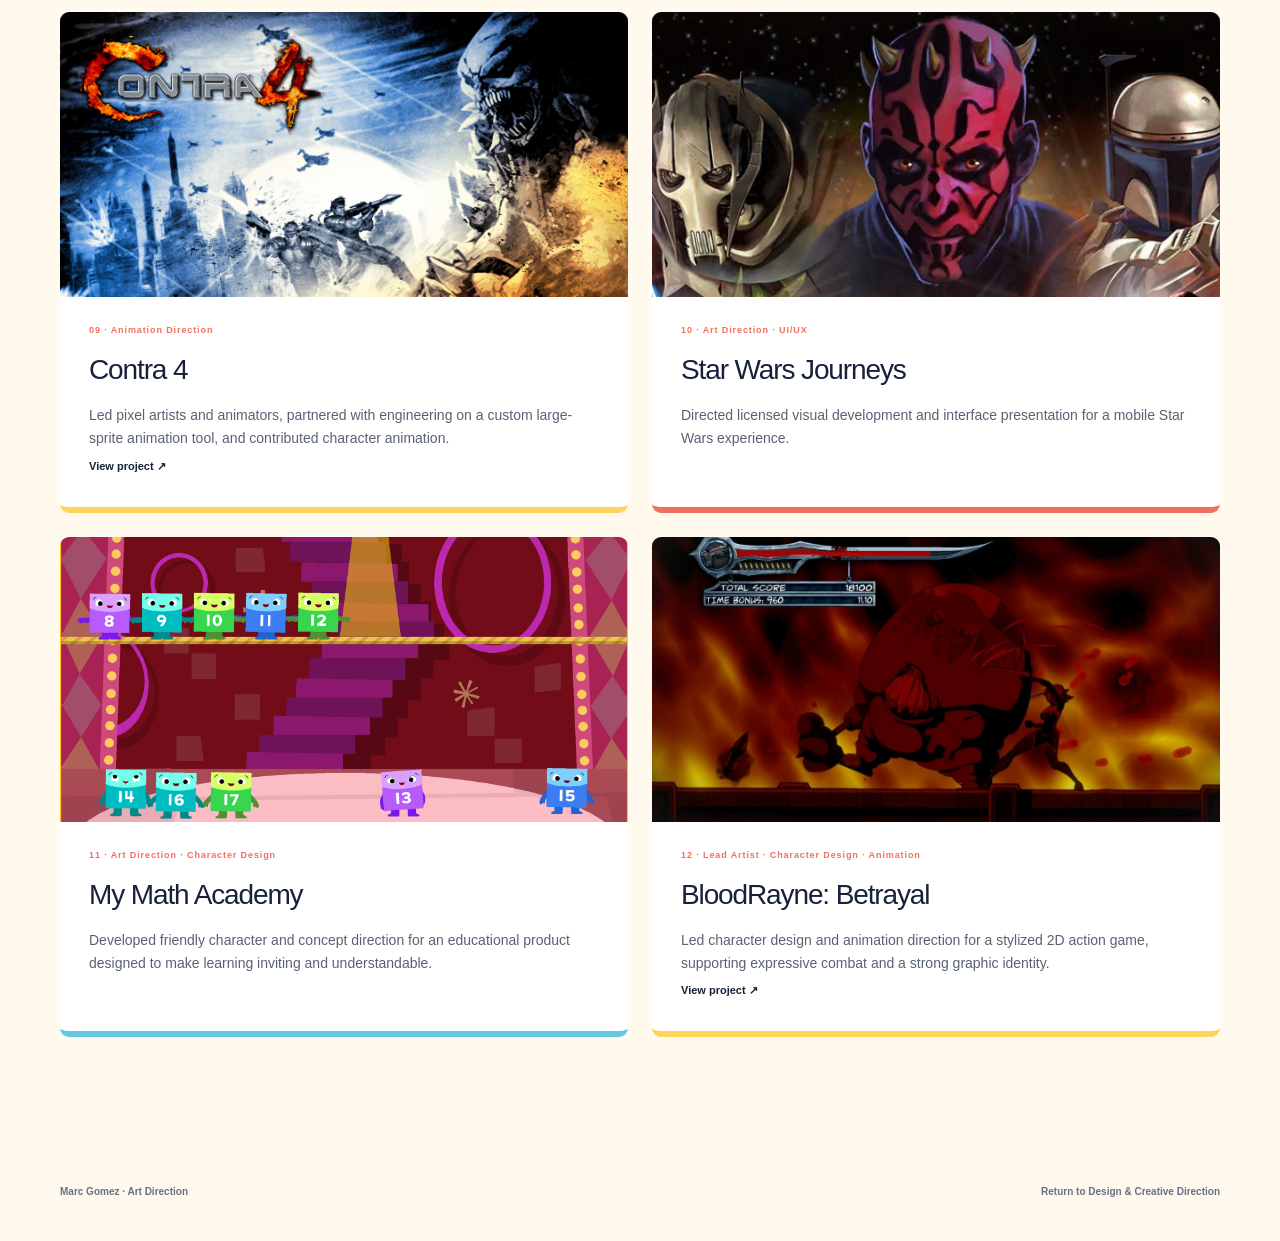
<file: art-direction/index.html>
<!DOCTYPE html><html lang="en"><head><meta charSet="utf-8"/><meta name="viewport" content="width=device-width, initial-scale=1"/><link rel="preload" href="/marc-gomez-profile.png" as="image"/><link rel="preload" href="/projects/bark.png" as="image"/><link rel="preload" href="/projects/pip.jpg" as="image"/><link rel="preload" href="/projects/funko.png" as="image"/><link rel="preload" href="/projects/panda.webp" as="image"/><link rel="preload" href="/projects/smurfs.jpg" as="image"/><link rel="preload" href="/projects/wheel-of-fortune.jpg" as="image"/><link rel="preload" href="/projects/batman.jpg" as="image"/><link rel="preload" href="/projects/blob.jpg" as="image"/><link rel="preload" href="/projects/contra.jpg" as="image"/><link rel="stylesheet" href="/assets/index-vRZvKCHO.css" data-rsc-css-href="/assets/index-vRZvKCHO.css" data-precedence="vite-rsc/importer-resources"/><link rel="modulepreload" href="/assets/layout-segment-context-CEGxXNlD.js" crossorigin=""/><link rel="modulepreload" href="/assets/rolldown-runtime-S-ySWqyJ.js" crossorigin=""/><link rel="modulepreload" href="/assets/index-BVW_uxQS.js" crossorigin=""/><link rel="modulepreload" href="/assets/framework-CXnKph_e.js" crossorigin=""/><link rel="modulepreload" href="/assets/analytics-DuMaOo_Z.js" crossorigin=""/><link rel="preload" href="/projects/starwars.png" as="image"/><link rel="preload" href="/projects/math.jpg" as="image"/><link rel="preload" href="/projects/bloodrayne.jpg" as="image"/><title>Marc Gomez — Art Director Portfolio | Marc Gomez</title><meta name="description" content="Art direction, character design, animation direction, and UI/UX work by Marc Gomez."/><meta name="keywords" content="Marc Gomez,Creative Director,Lead Game Designer,Game Design,Mobile Games,Free-to-Play,Art Director,B.ARK,Panda Pop,Adventures of Pip"/><meta name="author" content="Marc Gomez"/><link rel="author" href="https://marcgomezgames.github.io"/><meta name="creator" content="Marc Gomez"/><meta name="robots" content="index, follow"/><meta property="og:title" content="Marc Gomez — Creative Director &amp; Lead Game Designer"/><meta property="og:description" content="Creative direction and game design across 46+ shipped mobile, console, and PC titles."/><meta property="og:url" content="https://marcgomezgames.github.io/"/><meta property="og:site_name" content="Marc Gomez — Game Design Portfolio"/><meta property="og:type" content="website"/><meta property="og:image" content="https://marcgomezgames.github.io/projects/bark.png"/><meta property="og:image:width" content="1920"/><meta property="og:image:height" content="1080"/><meta property="og:image:alt" content="Marc Gomez game design portfolio"/><meta name="twitter:card" content="summary_large_image"/><meta name="twitter:title" content="Marc Gomez — Creative Director &amp; Lead Game Designer"/><meta name="twitter:description" content="Creative direction and game design across 46+ shipped mobile, console, and PC titles."/><meta name="twitter:image" content="https://marcgomezgames.github.io/projects/bark.png"/><link rel="canonical" href="https://marcgomezgames.github.io/"/><script>self.__VINEXT_RSC_PARAMS__={}</script><script>self.__VINEXT_RSC_NAV__={"pathname":"/art-direction/","searchParams":[]}</script><link rel="modulepreload" href="/assets/index-BVW_uxQS.js" />
</head><body><main class="discipline-page art-page"><header class="nav shell"><a class="brand" href="/art-direction/"><span>MG</span> Marc Gomez</a><nav><a href="/">Game Design</a><a href="/production/">Production</a><a href="/Marc_Gomez_Art_Director_Resume_2026.pdf">Résumé</a></nav></header><section class="standalone-hero shell"><div class="standalone-title"><p class="eyebrow">ART DIRECTOR · ANIMATION DIRECTOR</p><h1>Marc Gomez</h1><h2>Art Direction</h2></div><figure><img src="/marc-gomez-profile.png" alt="Marc Gomez"/></figure><div class="standalone-intro"><h3>Visual leadership built around clarity, character, and production reality.</h3><p>I build visual systems that serve the game—from early style exploration and character design through animation pipelines, UI/UX, marketing, and final delivery.</p><div class="standalone-contact"><a href="mailto:marcyay@gmail.com" aria-label="Email Marc Gomez">✉</a><a href="https://www.linkedin.com/in/marc-gomez-a3a6818" target="_blank" rel="noreferrer" aria-label="Marc Gomez on LinkedIn">in</a></div></div></section><section class="capability-band"><div class="shell"><p class="eyebrow">CORE CAPABILITIES</p><div><span>Visual development and style guides</span><span>Character and environment direction</span><span>2D animation and production pipelines</span><span>UI/UX hierarchy and player readability</span><span>Licensed-brand translation</span><span>Art, design, and engineering collaboration</span></div></div></section><section class="discipline-work shell"><div class="discipline-heading"><div><p class="eyebrow">SELECTED PROJECTS</p><h2>Visual direction across platforms and genres</h2></div><p>Project notes are drawn from Marc’s original Notion art portfolio.</p></div><div class="discipline-projects"><article class="discipline-card"><div class="discipline-art"><img src="/projects/bark.png" alt="B.ARK"/></div><div class="discipline-copy"><p class="project-index">01<!-- --> · <!-- -->Art Direction · Character Design · UI/UX</p><h3>B.ARK</h3><p>Established a colorful, approachable visual identity for a four-player shoot-’em-up, using distinct characters, silhouettes, and effects to keep cooperative play readable.</p><a href="https://store.steampowered.com/app/1416760/BARK/" target="_blank" rel="noreferrer">View project ↗</a></div></article><article class="discipline-card"><div class="discipline-art"><img src="/projects/pip.jpg" alt="Adventures of Pip"/></div><div class="discipline-copy"><p class="project-index">02<!-- --> · <!-- -->Art Direction · Character Design · UI/UX</p><h3>Adventures of Pip</h3><p>Directed a world that evolves across pixel resolutions. Managed character and enemy design, animation output, interface flow, and release artwork.</p><a href="https://store.steampowered.com/app/303550/Adventures_of_Pip/" target="_blank" rel="noreferrer">View project ↗</a></div></article><article class="discipline-card"><div class="discipline-art"><img src="/projects/funko.png" alt="Funko Pop! Blitz"/></div><div class="discipline-copy"><p class="project-index">03<!-- --> · <!-- -->Art Direction · UI/UX</p><h3>Funko Pop! Blitz</h3><p>Created visual and interface direction for a collection-driven match game built to support a growing library of licensed characters and live content.</p><a href="https://www.funkopopblitz.com/" target="_blank" rel="noreferrer">View project ↗</a></div></article><article class="discipline-card"><div class="discipline-art"><img src="/projects/panda.webp" alt="Panda Pop"/></div><div class="discipline-copy"><p class="project-index">04<!-- --> · <!-- -->Art Direction · UI/UX</p><h3>Panda Pop</h3><p>Helped establish the visual language for a mobile bubble-puzzle game, balancing character appeal, legible power-ups, and clarity at phone scale.</p><a href="https://www.jamcity.com/game/panda-pop/" target="_blank" rel="noreferrer">View project ↗</a></div></article><article class="discipline-card"><div class="discipline-art"><img src="/projects/smurfs.jpg" alt="Smurfs Bubble Story"/></div><div class="discipline-copy"><p class="project-index">05<!-- --> · <!-- -->Art Direction</p><h3>Smurfs Bubble Story</h3><p>Directed the presentation of a licensed puzzle game around village restoration, ensuring progression and features felt native to the Smurfs world.</p><a href="https://www.youtube.com/watch?v=vxzZD0uplFs" target="_blank" rel="noreferrer">View project ↗</a></div></article><article class="discipline-card"><div class="discipline-art"><img src="/projects/wheel-of-fortune.jpg" alt="Wheel of Fortune: Puzzle Pop!"/></div><div class="discipline-copy"><p class="project-index">06<!-- --> · <!-- -->Art Direction · UI/UX</p><h3>Wheel of Fortune: Puzzle Pop!</h3><p>Directed new live-ops feature presentation, including event communication and a letter-guessing layer that connected bubble play to the television brand.</p><a href="https://www.youtube.com/watch?v=ZeVNut_T8qg" target="_blank" rel="noreferrer">View project ↗</a></div></article><article class="discipline-card"><div class="discipline-art"><img src="/projects/batman.jpg" alt="Batman: The Brave and the Bold"/></div><div class="discipline-copy"><p class="project-index">07<!-- --> · <!-- -->Art Direction · Animation Direction</p><h3>Batman: The Brave and the Bold</h3><p>Led visual and animation direction for a console action game, translating the animated series into expressive characters, combat, and environments.</p><a href="https://www.youtube.com/watch?v=-kimrjdRv6o" target="_blank" rel="noreferrer">View project ↗</a></div></article><article class="discipline-card"><div class="discipline-art"><img src="/projects/blob.jpg" alt="A Boy and His Blob"/></div><div class="discipline-copy"><p class="project-index">08<!-- --> · <!-- -->Art Direction · Character Design</p><h3>A Boy and His Blob</h3><p>Guided the hand-drawn visual direction and character work for a warm, expressive reimagining of the classic property.</p><a href="https://store.steampowered.com/app/281200/A_Boy_and_His_Blob/" target="_blank" rel="noreferrer">View project ↗</a></div></article><article class="discipline-card"><div class="discipline-art"><img src="/projects/contra.jpg" alt="Contra 4"/></div><div class="discipline-copy"><p class="project-index">09<!-- --> · <!-- -->Animation Direction</p><h3>Contra 4</h3><p>Led pixel artists and animators, partnered with engineering on a custom large-sprite animation tool, and contributed character animation.</p><a href="https://www.youtube.com/watch?v=dmTtVFNqXO8" target="_blank" rel="noreferrer">View project ↗</a></div></article><article class="discipline-card"><div class="discipline-art"><img src="/projects/starwars.png" alt="Star Wars Journeys"/></div><div class="discipline-copy"><p class="project-index">10<!-- --> · <!-- -->Art Direction · UI/UX</p><h3>Star Wars Journeys</h3><p>Directed licensed visual development and interface presentation for a mobile Star Wars experience.</p></div></article><article class="discipline-card"><div class="discipline-art"><img src="/projects/math.jpg" alt="My Math Academy"/></div><div class="discipline-copy"><p class="project-index">11<!-- --> · <!-- -->Art Direction · Character Design</p><h3>My Math Academy</h3><p>Developed friendly character and concept direction for an educational product designed to make learning inviting and understandable.</p></div></article><article class="discipline-card"><div class="discipline-art"><img src="/projects/bloodrayne.jpg" alt="BloodRayne: Betrayal"/></div><div class="discipline-copy"><p class="project-index">12<!-- --> · <!-- -->Lead Artist · Character Design · Animation</p><h3>BloodRayne: Betrayal</h3><p>Led character design and animation direction for a stylized 2D action game, supporting expressive combat and a strong graphic identity.</p><a href="https://www.youtube.com/watch?v=kFV165Q4WpE" target="_blank" rel="noreferrer">View project ↗</a></div></article></div></section><footer class="shell"><p>Marc Gomez · Art Direction</p><a href="/">Return to Design &amp; Creative Direction</a></footer></main><script id="_R_">import("/assets/index-BVW_uxQS.js")</script></body></html><script>self.__VINEXT_RSC_CHUNKS__=self.__VINEXT_RSC_CHUNKS__||[];self.__VINEXT_RSC_CHUNKS__.push("2:I[\"491d67a9792c\",[],\"Children\",1]\n3:I[\"d4d09d4aa3d5\",[],\"Analytics\",1]\n4:I[\"cfee43ca1bc7\",[],\"LayoutSegmentProvider\",1]\n5:I[\"491d67a9792c\",[],\"Slot\",1]\n6:I[\"5b777958e3fd\",[],\"RedirectBoundary\",1]\n:HL[\"/assets/index-vRZvKCHO.css\",\"style\"]\n")</script><script>self.__VINEXT_RSC_CHUNKS__=self.__VINEXT_RSC_CHUNKS__||[];self.__VINEXT_RSC_CHUNKS__.push("0:{\"__route\":\"route:/art-direction/\",\"__interceptionContext\":null,\"__layoutIds\":[\"layout:/\"],\"__rootLayout\":\"/\",\"page:/art-direction/\":\"$L1\",\"layout:/\":[[[[\"$\",\"link\",\"css:/assets/index-vRZvKCHO.css\",{\"rel\":\"stylesheet\",\"precedence\":\"vite-rsc/importer-resources\",\"href\":\"/assets/index-vRZvKCHO.css\",\"data-rsc-css-href\":\"/assets/index-vRZvKCHO.css\"}],\"$undefined\"],[\"$\",\"html\",null,{\"lang\":\"en\",\"children\":[\"$\",\"body\",null,{\"children\":[[\"$\",\"$L2\",null,{}],[\"$\",\"$L3\",null,{}]]}]}]],null],\"route:/art-direction/\":[[[\"$\",\"meta\",null,{\"charSet\":\"utf-8\"}],[[\"$\",\"title\",\"0\",{\"children\":\"Marc Gomez — Art Director Portfolio | Marc Gomez\"}],[\"$\",\"meta\",\"1\",{\"name\":\"description\",\"content\":\"Art direction, character design, animation direction, and UI/UX work by Marc Gomez.\"}],[\"$\",\"meta\",\"2\",{\"name\":\"keywords\",\"content\":\"Marc Gomez,Creative Director,Lead Game Designer,Game Design,Mobile Games,Free-to-Play,Art Director,B.ARK,Panda Pop,Adventures of Pip\"}],[\"$\",\"meta\",\"3\",{\"name\":\"author\",\"content\":\"Marc Gomez\"}],[\"$\",\"link\",\"4\",{\"rel\":\"author\",\"href\":\"https://marcgomezgames.github.io\"}],[\"$\",\"meta\",\"5\",{\"name\":\"creator\",\"content\":\"Marc Gomez\"}],[\"$\",\"meta\",\"6\",{\"name\":\"robots\",\"content\":\"index, follow\"}],[\"$\",\"meta\",\"7\",{\"property\":\"og:title\",\"content\":\"Marc Gomez — Creative Director \u0026 Lead Game Designer\"}],[\"$\",\"meta\",\"8\",{\"property\":\"og:description\",\"content\":\"Creative direction and game design across 46+ shipped mobile, console, and PC titles.\"}],[\"$\",\"meta\",\"9\",{\"property\":\"og:url\",\"content\":\"https://marcgomezgames.github.io/\"}],[\"$\",\"meta\",\"10\",{\"property\":\"og:site_name\",\"content\":\"Marc Gomez — Game Design Portfolio\"}],[\"$\",\"meta\",\"11\",{\"property\":\"og:type\",\"content\":\"website\"}],[\"$\",\"meta\",\"12\",{\"property\":\"og:image\",\"content\":\"https://marcgomezgames.github.io/projects/bark.png\"}],[\"$\",\"meta\",\"13\",{\"property\":\"og:image:width\",\"content\":\"1920\"}],[\"$\",\"meta\",\"14\",{\"property\":\"og:image:height\",\"content\":\"1080\"}],[\"$\",\"meta\",\"15\",{\"property\":\"og:image:alt\",\"content\":\"Marc Gomez game design portfolio\"}],[\"$\",\"meta\",\"16\",{\"name\":\"twitter:card\",\"content\":\"summary_large_image\"}],[\"$\",\"meta\",\"17\",{\"name\":\"twitter:title\",\"content\":\"Marc Gomez — Creative Director \u0026 Lead Game Designer\"}],[\"$\",\"meta\",\"18\",{\"name\":\"twitter:description\",\"content\":\"Creative direction and game design across 46+ shipped mobile, console, and PC titles.\"}],[\"$\",\"meta\",\"19\",{\"name\":\"twitter:image\",\"content\":\"https://marcgomezgames.github.io/projects/bark.png\"}],[\"$\",\"link\",\"20\",{\"rel\":\"canonical\",\"href\":\"https://marcgomezgames.github.io/\"}]],[[\"$\",\"meta\",\"0\",{\"name\":\"viewport\",\"content\":\"width=device-width, initial-scale=1\"}]]],[\"$\",\"$L4\",null,{\"segmentMap\":{\"children\":[\"art-direction\"]},\"children\":[\"$\",\"$L5\",null,{\"id\":\"layout:/\",\"parallelSlots\":\"$undefined\",\"children\":[\"$\",\"$L6\",null,{\"children\":[\"$\",\"$L4\",null,{\"segmentMap\":{\"children\":[]},\"children\":[\"$\",\"$L5\",null,{\"id\":\"page:/art-direction/\"}]}]}]}]}]],\"__layoutFlags\":{\"layout:/\":\"s\"},\"__artifactCompatibility\":{\"schemaVersion\":1,\"graphVersion\":\"app-route-graph:16h7v2cek7f30\",\"deploymentVersion\":\"ea9d1d88-cbc5-4e6a-bf60-95cdc4b69951\",\"appElementsSchemaVersion\":1,\"rscPayloadSchemaVersion\":1,\"rootBoundaryId\":\"/\",\"renderEpoch\":null}}\n")</script><script>self.__VINEXT_RSC_CHUNKS__=self.__VINEXT_RSC_CHUNKS__||[];self.__VINEXT_RSC_CHUNKS__.push(":HL[\"/marc-gomez-profile.png\",\"image\"]\n:HL[\"/projects/bark.png\",\"image\"]\n:HL[\"/projects/pip.jpg\",\"image\"]\n")</script><script>self.__VINEXT_RSC_CHUNKS__=self.__VINEXT_RSC_CHUNKS__||[];self.__VINEXT_RSC_CHUNKS__.push("1:[\"$\",\"main\",null,{\"className\":\"discipline-page art-page\",\"children\":[[\"$\",\"header\",null,{\"className\":\"nav shell\",\"children\":[[\"$\",\"a\",null,{\"className\":\"brand\",\"href\":\"/art-direction/\",\"children\":[[\"$\",\"span\",null,{\"children\":\"MG\"}],\" Marc Gomez\"]}],[\"$\",\"nav\",null,{\"children\":[[\"$\",\"a\",null,{\"href\":\"/\",\"children\":\"Game Design\"}],[\"$\",\"a\",null,{\"href\":\"/production/\",\"children\":\"Production\"}],[\"$\",\"a\",null,{\"href\":\"/Marc_Gomez_Art_Director_Resume_2026.pdf\",\"children\":\"Résumé\"}]]}]]}],[\"$\",\"section\",null,{\"className\":\"standalone-hero shell\",\"children\":[[\"$\",\"div\",null,{\"className\":\"standalone-title\",\"children\":[[\"$\",\"p\",null,{\"className\":\"eyebrow\",\"children\":\"ART DIRECTOR · ANIMATION DIRECTOR\"}],[\"$\",\"h1\",null,{\"children\":\"Marc Gomez\"}],[\"$\",\"h2\",null,{\"children\":\"Art Direction\"}]]}],[\"$\",\"figure\",null,{\"children\":[\"$\",\"img\",null,{\"src\":\"/marc-gomez-profile.png\",\"alt\":\"Marc Gomez\"}]}],[\"$\",\"div\",null,{\"className\":\"standalone-intro\",\"children\":[[\"$\",\"h3\",null,{\"children\":\"Visual leadership built around clarity, character, and production reality.\"}],[\"$\",\"p\",null,{\"children\":\"I build visual systems that serve the game—from early style exploration and character design through animation pipelines, UI/UX, marketing, and final delivery.\"}],[\"$\",\"div\",null,{\"className\":\"standalone-contact\",\"children\":[[\"$\",\"a\",null,{\"href\":\"mailto:marcyay@gmail.com\",\"aria-label\":\"Email Marc Gomez\",\"children\":\"✉\"}],[\"$\",\"a\",null,{\"href\":\"https://www.linkedin.com/in/marc-gomez-a3a6818\",\"target\":\"_blank\",\"rel\":\"noreferrer\",\"aria-label\":\"Marc Gomez on LinkedIn\",\"children\":\"in\"}]]}]]}]]}],[\"$\",\"section\",null,{\"className\":\"capability-band\",\"children\":[\"$\",\"div\",null,{\"className\":\"shell\",\"children\":[[\"$\",\"p\",null,{\"className\":\"eyebrow\",\"children\":\"CORE CAPABILITIES\"}],[\"$\",\"div\",null,{\"children\":[[\"$\",\"span\",\"Visual development and style guides\",{\"children\":\"Visual development and style guides\"}],[\"$\",\"span\",\"Character and environment direction\",{\"children\":\"Character and environment direction\"}],[\"$\",\"span\",\"2D animation and production pipelines\",{\"children\":\"2D animation and production pipelines\"}],[\"$\",\"span\",\"UI/UX hierarchy and player readability\",{\"children\":\"UI/UX hierarchy and player readability\"}],[\"$\",\"span\",\"Licensed-brand translation\",{\"children\":\"Licensed-brand translation\"}],[\"$\",\"span\",\"Art, design, and engineering collaboration\",{\"children\":\"Art, design, and engineering collaboration\"}]]}]]}]}],[\"$\",\"section\",null,{\"className\":\"discipline-work shell\",\"children\":[[\"$\",\"div\",null,{\"className\":\"discipline-heading\",\"children\":[[\"$\",\"div\",null,{\"children\":[[\"$\",\"p\",null,{\"className\":\"eyebrow\",\"children\":\"SELECTED PROJECTS\"}],[\"$\",\"h2\",null,{\"children\":\"Visual direction across platforms and genres\"}]]}],[\"$\",\"p\",null,{\"children\":\"Project notes are drawn from Marc’s original Notion art portfolio.\"}]]}],[\"$\",\"div\",null,{\"className\":\"discipline-projects\",\"children\":[[\"$\",\"article\",\"B.ARK\",{\"className\":\"discipline-card\",\"children\":[[\"$\",\"div\",null,{\"className\":\"discipline-art\",\"children\":[\"$\",\"img\",null,{\"src\":\"/projects/bark.png\",\"alt\":\"B.ARK\"}]}],[\"$\",\"div\",null,{\"className\":\"discipline-copy\",\"children\":[[\"$\",\"p\",null,{\"className\":\"project-index\",\"children\":[\"01\",\" · \",\"Art Direction · Character Design · UI/UX\"]}],[\"$\",\"h3\",null,{\"children\":\"B.ARK\"}],[\"$\",\"p\",null,{\"children\":\"Established a colorful, approachable visual identity for a four-player shoot-’em-up, using distinct characters, silhouettes, and effects to keep cooperative play readable.\"}],[\"$\",\"a\",null,{\"href\":\"https://store.steampowered.com/app/1416760/BARK/\",\"target\":\"_blank\",\"rel\":\"noreferrer\",\"children\":\"View project ↗\"}]]}]]}],[\"$\",\"article\",\"Adventures of Pip\",{\"className\":\"discipline-card\",\"children\":[[\"$\",\"div\",null,{\"className\":\"discipline-art\",\"children\":[\"$\",\"img\",null,{\"src\":\"/projects/pip.jpg\",\"alt\":\"Adventures of Pip\"}]}],[\"$\",\"div\",null,{\"className\":\"discipline-copy\",\"children\":[[\"$\",\"p\",null,{\"className\":\"project-index\",\"children\":[\"02\",\" · \",\"Art Direction · Character Design · UI/UX\"]}],[\"$\",\"h3\",null,{\"children\":\"Adventures of Pip\"}],[\"$\",\"p\",null,{\"children\":\"Directed a world that evolves across pixel resolutions. Managed character and enemy design, animation output, interface flow, and release artwork.\"}],[\"$\",\"a\",null,{\"href\":\"https://store.steampowered.com/app/303550/Adventures_of_Pip/\",\"target\":\"_blank\",\"rel\":\"noreferrer\",\"children\":\"View project ↗\"}]]}]]}],\"$L7\",\"$L8\",\"$L9\",\"$La\",\"$Lb\",\"$Lc\",\"$Ld\",\"$Le\",\"$Lf\",\"$L10\"]}]]}],\"$L11\"]}]\n")</script><script>self.__VINEXT_RSC_CHUNKS__=self.__VINEXT_RSC_CHUNKS__||[];self.__VINEXT_RSC_CHUNKS__.push(":HL[\"/projects/funko.png\",\"image\"]\n:HL[\"/projects/panda.webp\",\"image\"]\n:HL[\"/projects/smurfs.jpg\",\"image\"]\n:HL[\"/projects/wheel-of-fortune.jpg\",\"image\"]\n:HL[\"/projects/batman.jpg\",\"image\"]\n:HL[\"/projects/blob.jpg\",\"image\"]\n:HL[\"/projects/contra.jpg\",\"image\"]\n:HL[\"/projects/starwars.png\",\"image\"]\n:HL[\"/projects/math.jpg\",\"image\"]\n:HL[\"/projects/bloodrayne.jpg\",\"image\"]\n7:[\"$\",\"article\",\"Funko Pop! Blitz\",{\"className\":\"discipline-card\",\"children\":[[\"$\",\"div\",null,{\"className\":\"discipline-art\",\"children\":[\"$\",\"img\",null,{\"src\":\"/projects/funko.png\",\"alt\":\"Funko Pop! Blitz\"}]}],[\"$\",\"div\",null,{\"className\":\"discipline-copy\",\"children\":[[\"$\",\"p\",null,{\"className\":\"project-index\",\"children\":[\"03\",\" · \",\"Art Direction · UI/UX\"]}],[\"$\",\"h3\",null,{\"children\":\"Funko Pop! Blitz\"}],[\"$\",\"p\",null,{\"children\":\"Created visual and interface direction for a collection-driven match game built to support a growing library of licensed characters and live content.\"}],[\"$\",\"a\",null,{\"href\":\"https://www.funkopopblitz.com/\",\"target\":\"_blank\",\"rel\":\"noreferrer\",\"children\":\"View project ↗\"}]]}]]}]\n8:[\"$\",\"article\",\"Panda Pop\",{\"className\":\"discipline-card\",\"children\":[[\"$\",\"div\",null,{\"className\":\"discipline-art\",\"children\":[\"$\",\"img\",null,{\"src\":\"/projects/panda.webp\",\"alt\":\"Panda Pop\"}]}],[\"$\",\"div\",null,{\"className\":\"discipline-copy\",\"children\":[[\"$\",\"p\",null,{\"className\":\"project-index\",\"children\":[\"04\",\" · \",\"Art Direction · UI/UX\"]}],[\"$\",\"h3\",null,{\"children\":\"Panda Pop\"}],[\"$\",\"p\",null,{\"children\":\"Helped establish the visual language for a mobile bubble-puzzle game, balancing character appeal, legible power-ups, and clarity at phone scale.\"}],[\"$\",\"a\",null,{\"href\":\"https://www.jamcity.com/game/panda-pop/\",\"target\":\"_blank\",\"rel\":\"noreferrer\",\"children\":\"View project ↗\"}]]}]]}]\n")</script><script>self.__VINEXT_RSC_CHUNKS__=self.__VINEXT_RSC_CHUNKS__||[];self.__VINEXT_RSC_CHUNKS__.push("9:[\"$\",\"article\",\"Smurfs Bubble Story\",{\"className\":\"discipline-card\",\"children\":[[\"$\",\"div\",null,{\"className\":\"discipline-art\",\"children\":[\"$\",\"img\",null,{\"src\":\"/projects/smurfs.jpg\",\"alt\":\"Smurfs Bubble Story\"}]}],[\"$\",\"div\",null,{\"className\":\"discipline-copy\",\"children\":[[\"$\",\"p\",null,{\"className\":\"project-index\",\"children\":[\"05\",\" · \",\"Art Direction\"]}],[\"$\",\"h3\",null,{\"children\":\"Smurfs Bubble Story\"}],[\"$\",\"p\",null,{\"children\":\"Directed the presentation of a licensed puzzle game around village restoration, ensuring progression and features felt native to the Smurfs world.\"}],[\"$\",\"a\",null,{\"href\":\"https://www.youtube.com/watch?v=vxzZD0uplFs\",\"target\":\"_blank\",\"rel\":\"noreferrer\",\"children\":\"View project ↗\"}]]}]]}]\na:[\"$\",\"article\",\"Wheel of Fortune: Puzzle Pop!\",{\"className\":\"discipline-card\",\"children\":[[\"$\",\"div\",null,{\"className\":\"discipline-art\",\"children\":[\"$\",\"img\",null,{\"src\":\"/projects/wheel-of-fortune.jpg\",\"alt\":\"Wheel of Fortune: Puzzle Pop!\"}]}],[\"$\",\"div\",null,{\"className\":\"discipline-copy\",\"children\":[[\"$\",\"p\",null,{\"className\":\"project-index\",\"children\":[\"06\",\" · \",\"Art Direction · UI/UX\"]}],[\"$\",\"h3\",null,{\"children\":\"Wheel of Fortune: Puzzle Pop!\"}],[\"$\",\"p\",null,{\"children\":\"Directed new live-ops feature presentation, including event communication and a letter-guessing layer that connected bubble play to the television brand.\"}],[\"$\",\"a\",null,{\"href\":\"https://www.youtube.com/watch?v=ZeVNut_T8qg\",\"target\":\"_blank\",\"rel\":\"noreferrer\",\"children\":\"View project ↗\"}]]}]]}]\n")</script><script>self.__VINEXT_RSC_CHUNKS__=self.__VINEXT_RSC_CHUNKS__||[];self.__VINEXT_RSC_CHUNKS__.push("b:[\"$\",\"article\",\"Batman: The Brave and the Bold\",{\"className\":\"discipline-card\",\"children\":[[\"$\",\"div\",null,{\"className\":\"discipline-art\",\"children\":[\"$\",\"img\",null,{\"src\":\"/projects/batman.jpg\",\"alt\":\"Batman: The Brave and the Bold\"}]}],[\"$\",\"div\",null,{\"className\":\"discipline-copy\",\"children\":[[\"$\",\"p\",null,{\"className\":\"project-index\",\"children\":[\"07\",\" · \",\"Art Direction · Animation Direction\"]}],[\"$\",\"h3\",null,{\"children\":\"Batman: The Brave and the Bold\"}],[\"$\",\"p\",null,{\"children\":\"Led visual and animation direction for a console action game, translating the animated series into expressive characters, combat, and environments.\"}],[\"$\",\"a\",null,{\"href\":\"https://www.youtube.com/watch?v=-kimrjdRv6o\",\"target\":\"_blank\",\"rel\":\"noreferrer\",\"children\":\"View project ↗\"}]]}]]}]\nc:[\"$\",\"article\",\"A Boy and His Blob\",{\"className\":\"discipline-card\",\"children\":[[\"$\",\"div\",null,{\"className\":\"discipline-art\",\"children\":[\"$\",\"img\",null,{\"src\":\"/projects/blob.jpg\",\"alt\":\"A Boy and His Blob\"}]}],[\"$\",\"div\",null,{\"className\":\"discipline-copy\",\"children\":[[\"$\",\"p\",null,{\"className\":\"project-index\",\"children\":[\"08\",\" · \",\"Art Direction · Character Design\"]}],[\"$\",\"h3\",null,{\"children\":\"A Boy and His Blob\"}],[\"$\",\"p\",null,{\"children\":\"Guided the hand-drawn visual direction and character work for a warm, expressive reimagining of the classic property.\"}],[\"$\",\"a\",null,{\"href\":\"https://store.steampowered.com/app/281200/A_Boy_and_His_Blob/\",\"target\":\"_blank\",\"rel\":\"noreferrer\",\"children\":\"View project ↗\"}]]}]]}]\nd:[\"$\",\"article\",\"Contra 4\",{\"className\":\"discipline-card\",\"children\":[[\"$\",\"div\",null,{\"className\":\"discipline-art\",\"children\":[\"$\",\"img\",null,{\"src\":\"/projects/contra.jpg\",\"alt\":\"Contra 4\"}]}],[\"$\",\"div\",null,{\"className\":\"discipline-copy\",\"children\":[[\"$\",\"p\",null,{\"className\":\"project-index\",\"children\":[\"09\",\" · \",\"Animation Direction\"]}],[\"$\",\"h3\",null,{\"children\":\"Contra 4\"}],[\"$\",\"p\",null,{\"children\":\"Led pixel artists and animators, partnered with engineering on a custom large-sprite animation tool, and contributed character animation.\"}],[\"$\",\"a\",null,{\"href\":\"https://www.youtube.com/watch?v=dmTtVFNqXO8\",\"target\":\"_blank\",\"rel\":\"noreferrer\",\"children\":\"View project ↗\"}]]}]]}]\ne:[\"$\",\"article\",\"Star Wars Journeys\",{\"className\":\"discipline-card\",\"children\":[[\"$\",\"div\",null,{\"className\":\"discipline-art\",\"children\":[\"$\",\"img\",null,{\"src\":\"/projects/starwars.png\",\"alt\":\"Star Wars Journeys\"}]}],[\"$\",\"div\",null,{\"className\":\"discipline-copy\",\"children\":[[\"$\",\"p\",null,{\"className\":\"project-index\",\"children\":[\"10\",\" · \",\"Art Direction · UI/UX\"]}],[\"$\",\"h3\",null,{\"children\":\"Star Wars Journeys\"}],[\"$\",\"p\",null,{\"children\":\"Directed licensed visual development and interface presentation for a mobile Star Wars experience.\"}],\"$undefined\"]}]]}]\n")</script><script>self.__VINEXT_RSC_CHUNKS__=self.__VINEXT_RSC_CHUNKS__||[];self.__VINEXT_RSC_CHUNKS__.push("f:[\"$\",\"article\",\"My Math Academy\",{\"className\":\"discipline-card\",\"children\":[[\"$\",\"div\",null,{\"className\":\"discipline-art\",\"children\":[\"$\",\"img\",null,{\"src\":\"/projects/math.jpg\",\"alt\":\"My Math Academy\"}]}],[\"$\",\"div\",null,{\"className\":\"discipline-copy\",\"children\":[[\"$\",\"p\",null,{\"className\":\"project-index\",\"children\":[\"11\",\" · \",\"Art Direction · Character Design\"]}],[\"$\",\"h3\",null,{\"children\":\"My Math Academy\"}],[\"$\",\"p\",null,{\"children\":\"Developed friendly character and concept direction for an educational product designed to make learning inviting and understandable.\"}],\"$undefined\"]}]]}]\n10:[\"$\",\"article\",\"BloodRayne: Betrayal\",{\"className\":\"discipline-card\",\"children\":[[\"$\",\"div\",null,{\"className\":\"discipline-art\",\"children\":[\"$\",\"img\",null,{\"src\":\"/projects/bloodrayne.jpg\",\"alt\":\"BloodRayne: Betrayal\"}]}],[\"$\",\"div\",null,{\"className\":\"discipline-copy\",\"children\":[[\"$\",\"p\",null,{\"className\":\"project-index\",\"children\":[\"12\",\" · \",\"Lead Artist · Character Design · Animation\"]}],[\"$\",\"h3\",null,{\"children\":\"BloodRayne: Betrayal\"}],[\"$\",\"p\",null,{\"children\":\"Led character design and animation direction for a stylized 2D action game, supporting expressive combat and a strong graphic identity.\"}],[\"$\",\"a\",null,{\"href\":\"https://www.youtube.com/watch?v=kFV165Q4WpE\",\"target\":\"_blank\",\"rel\":\"noreferrer\",\"children\":\"View project ↗\"}]]}]]}]\n11:[\"$\",\"footer\",null,{\"className\":\"shell\",\"children\":[[\"$\",\"p\",null,{\"children\":\"Marc Gomez · Art Direction\"}],[\"$\",\"a\",null,{\"href\":\"/\",\"children\":\"Return to Design \u0026 Creative Direction\"}]]}]\n")</script><script>self.__VINEXT_RSC_DONE__=true</script>
</file>
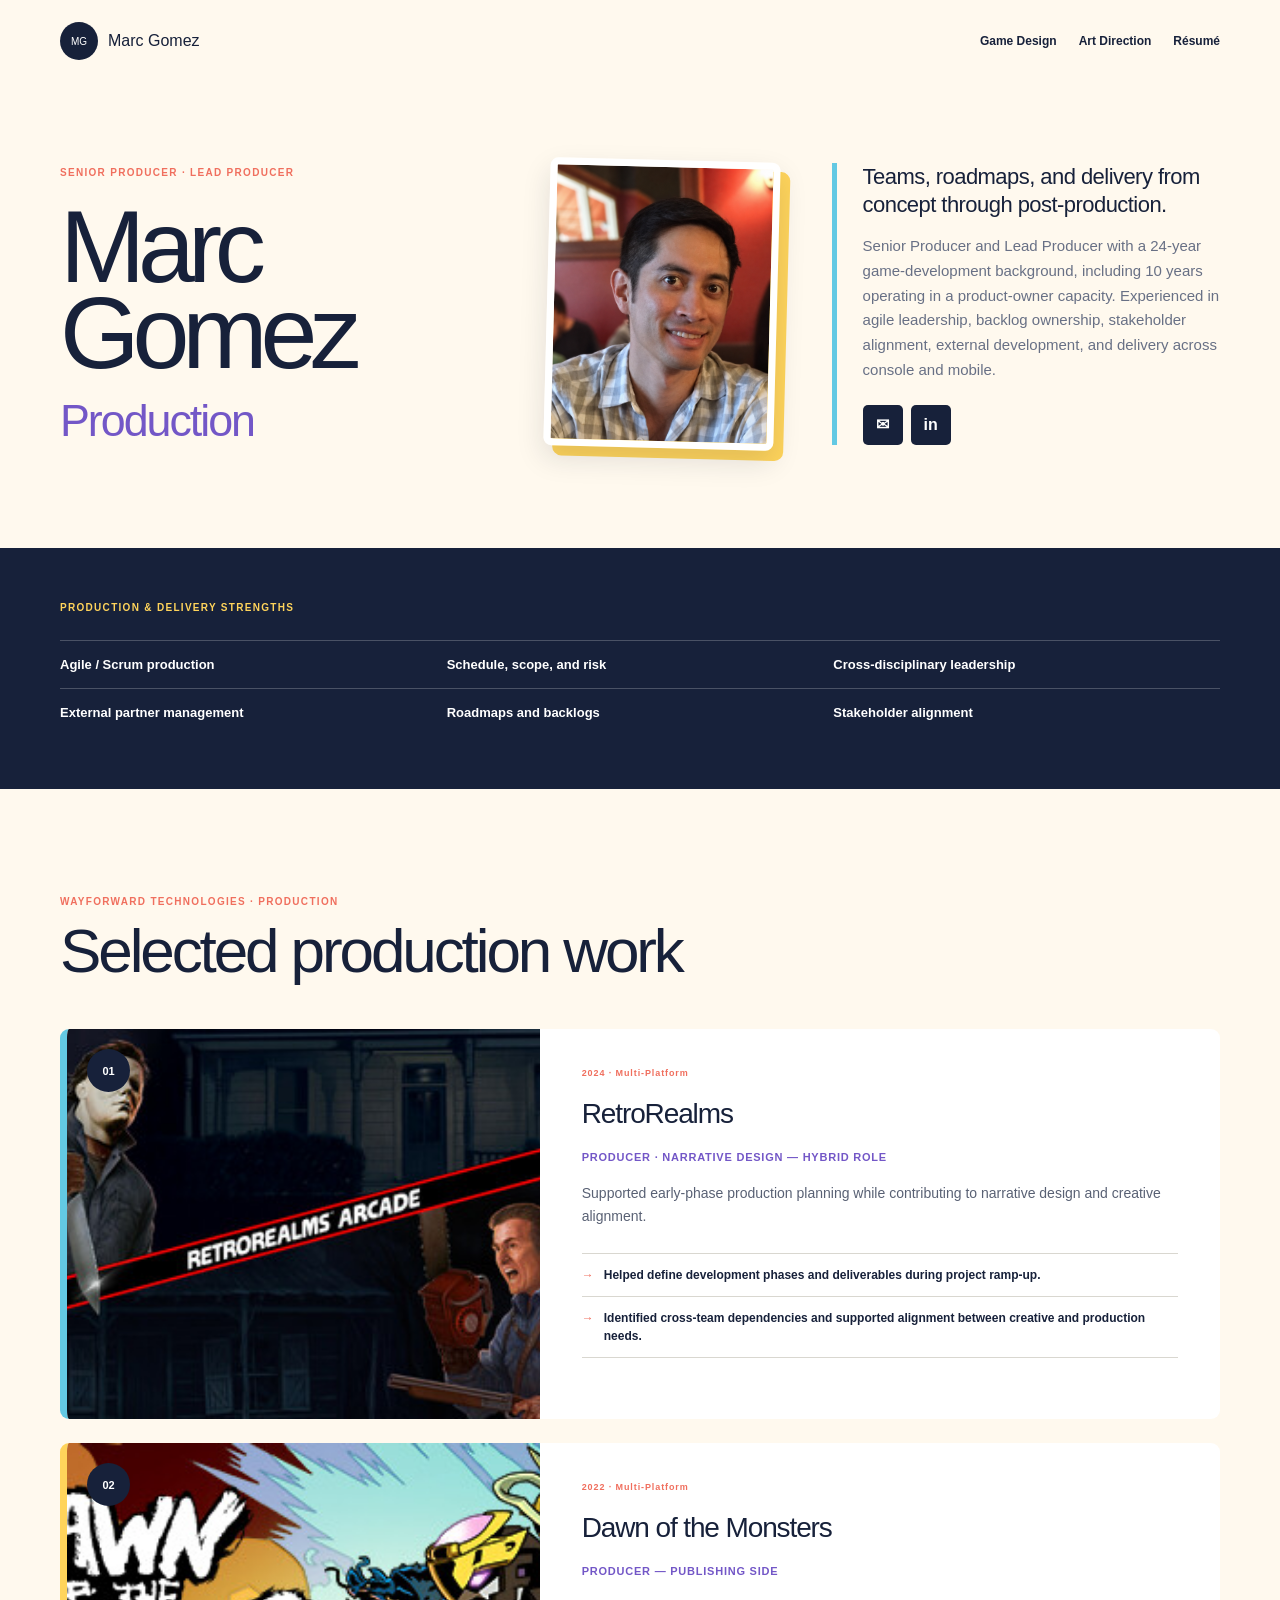
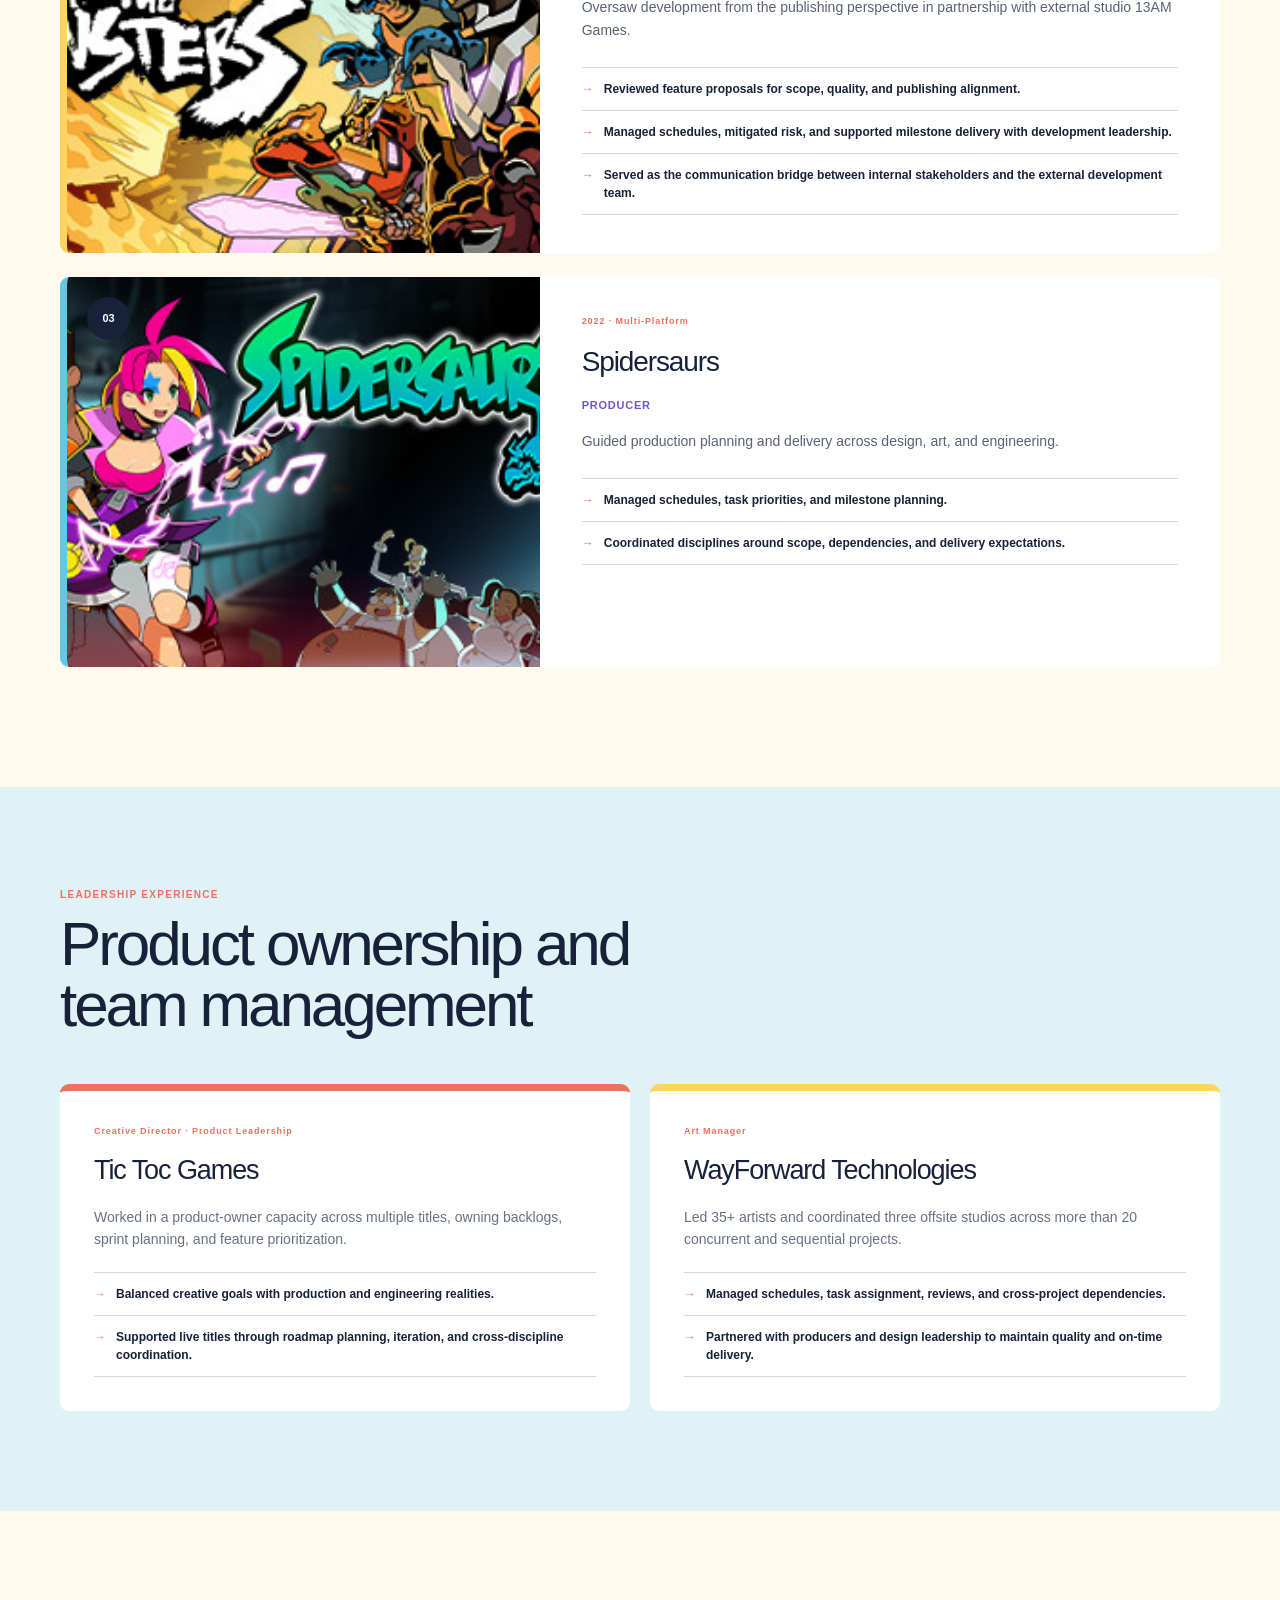
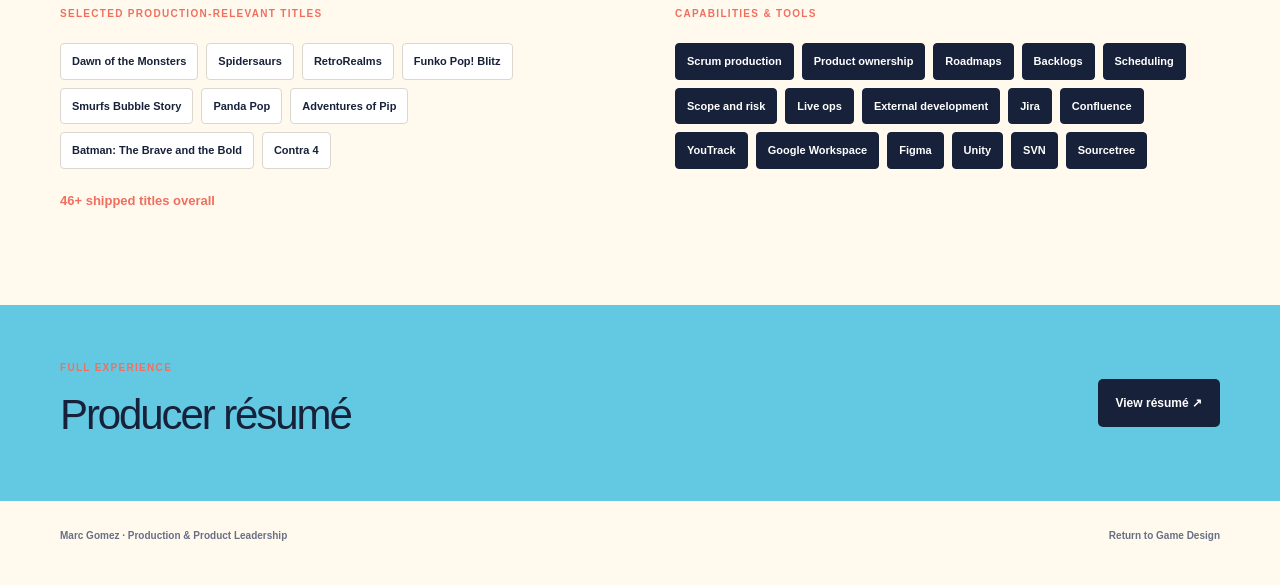
<file: production/index.html>
<!DOCTYPE html><html lang="en"><head><meta charSet="utf-8"/><meta name="viewport" content="width=device-width, initial-scale=1"/><link rel="preload" href="/marc-gomez-profile.png" as="image"/><link rel="preload" href="/projects/retro-realms.jpg" as="image"/><link rel="preload" href="/projects/dawn-of-the-monsters.jpg" as="image"/><link rel="preload" href="/projects/spidersaurs.jpg" as="image"/><link rel="stylesheet" href="/assets/index-vRZvKCHO.css" data-rsc-css-href="/assets/index-vRZvKCHO.css" data-precedence="vite-rsc/importer-resources"/><link rel="modulepreload" href="/assets/layout-segment-context-CEGxXNlD.js" crossorigin=""/><link rel="modulepreload" href="/assets/rolldown-runtime-S-ySWqyJ.js" crossorigin=""/><link rel="modulepreload" href="/assets/index-BVW_uxQS.js" crossorigin=""/><link rel="modulepreload" href="/assets/framework-CXnKph_e.js" crossorigin=""/><link rel="modulepreload" href="/assets/analytics-DuMaOo_Z.js" crossorigin=""/><title>Marc Gomez — Senior Producer Portfolio | Marc Gomez</title><meta name="description" content="Production leadership, product ownership, external development, milestone delivery, and cross-disciplinary game development by Marc Gomez."/><meta name="keywords" content="Marc Gomez,Creative Director,Lead Game Designer,Game Design,Mobile Games,Free-to-Play,Art Director,B.ARK,Panda Pop,Adventures of Pip"/><meta name="author" content="Marc Gomez"/><link rel="author" href="https://marcgomezgames.github.io"/><meta name="creator" content="Marc Gomez"/><meta name="robots" content="index, follow"/><meta property="og:title" content="Marc Gomez — Creative Director &amp; Lead Game Designer"/><meta property="og:description" content="Creative direction and game design across 46+ shipped mobile, console, and PC titles."/><meta property="og:url" content="https://marcgomezgames.github.io/"/><meta property="og:site_name" content="Marc Gomez — Game Design Portfolio"/><meta property="og:type" content="website"/><meta property="og:image" content="https://marcgomezgames.github.io/projects/bark.png"/><meta property="og:image:width" content="1920"/><meta property="og:image:height" content="1080"/><meta property="og:image:alt" content="Marc Gomez game design portfolio"/><meta name="twitter:card" content="summary_large_image"/><meta name="twitter:title" content="Marc Gomez — Creative Director &amp; Lead Game Designer"/><meta name="twitter:description" content="Creative direction and game design across 46+ shipped mobile, console, and PC titles."/><meta name="twitter:image" content="https://marcgomezgames.github.io/projects/bark.png"/><link rel="canonical" href="https://marcgomezgames.github.io/"/><script>self.__VINEXT_RSC_PARAMS__={}</script><script>self.__VINEXT_RSC_NAV__={"pathname":"/production/","searchParams":[]}</script><link rel="modulepreload" href="/assets/index-BVW_uxQS.js" />
</head><body><main class="discipline-page production-page"><header class="nav shell"><a class="brand" href="/production/"><span>MG</span> Marc Gomez</a><nav><a href="/">Game Design</a><a href="/art-direction/">Art Direction</a><a href="/Marc_Gomez_Producer_Resume_2026.pdf">Résumé</a></nav></header><section class="standalone-hero shell"><div class="standalone-title"><p class="eyebrow">SENIOR PRODUCER · LEAD PRODUCER</p><h1>Marc Gomez</h1><h2>Production</h2></div><figure><img src="/marc-gomez-profile.png" alt="Marc Gomez"/></figure><div class="standalone-intro"><h3>Teams, roadmaps, and delivery from concept through post-production.</h3><p>Senior Producer and Lead Producer with a 24-year game-development background, including 10 years operating in a product-owner capacity. Experienced in agile leadership, backlog ownership, stakeholder alignment, external development, and delivery across console and mobile.</p><div class="standalone-contact"><a href="mailto:marcyay@gmail.com" aria-label="Email Marc Gomez">✉</a><a href="https://www.linkedin.com/in/marc-gomez-a3a6818" target="_blank" rel="noreferrer" aria-label="Marc Gomez on LinkedIn">in</a></div></div></section><section class="capability-band"><div class="shell"><p class="eyebrow">PRODUCTION &amp; DELIVERY STRENGTHS</p><div><span>Agile / Scrum production</span><span>Schedule, scope, and risk</span><span>Cross-disciplinary leadership</span><span>External partner management</span><span>Roadmaps and backlogs</span><span>Stakeholder alignment</span></div></div></section><section class="discipline-work shell"><div class="discipline-heading"><div><p class="eyebrow">WAYFORWARD TECHNOLOGIES · PRODUCTION</p><h2>Selected production work</h2></div></div><div class="production-projects"><article class="production-card"><div class="production-art"><img src="/projects/retro-realms.jpg" alt="RetroRealms"/><span>01</span></div><div class="production-copy"><p class="project-index">2024 · Multi-Platform</p><h3>RetroRealms</h3><p class="producer-role">Producer · Narrative Design — Hybrid Role</p><p>Supported early-phase production planning while contributing to narrative design and creative alignment.</p><ul><li>Helped define development phases and deliverables during project ramp-up.</li><li>Identified cross-team dependencies and supported alignment between creative and production needs.</li></ul></div></article><article class="production-card"><div class="production-art"><img src="/projects/dawn-of-the-monsters.jpg" alt="Dawn of the Monsters"/><span>02</span></div><div class="production-copy"><p class="project-index">2022 · Multi-Platform</p><h3>Dawn of the Monsters</h3><p class="producer-role">Producer — Publishing Side</p><p>Oversaw development from the publishing perspective in partnership with external studio 13AM Games.</p><ul><li>Reviewed feature proposals for scope, quality, and publishing alignment.</li><li>Managed schedules, mitigated risk, and supported milestone delivery with development leadership.</li><li>Served as the communication bridge between internal stakeholders and the external development team.</li></ul></div></article><article class="production-card"><div class="production-art"><img src="/projects/spidersaurs.jpg" alt="Spidersaurs"/><span>03</span></div><div class="production-copy"><p class="project-index">2022 · Multi-Platform</p><h3>Spidersaurs</h3><p class="producer-role">Producer</p><p>Guided production planning and delivery across design, art, and engineering.</p><ul><li>Managed schedules, task priorities, and milestone planning.</li><li>Coordinated disciplines around scope, dependencies, and delivery expectations.</li></ul></div></article></div></section><section class="leadership-section"><div class="shell"><div class="discipline-heading"><div><p class="eyebrow">LEADERSHIP EXPERIENCE</p><h2>Product ownership and team management</h2></div></div><div class="leadership-grid"><article><p class="project-index">Creative Director · Product Leadership</p><h3>Tic Toc Games</h3><p>Worked in a product-owner capacity across multiple titles, owning backlogs, sprint planning, and feature prioritization.</p><ul><li>Balanced creative goals with production and engineering realities.</li><li>Supported live titles through roadmap planning, iteration, and cross-discipline coordination.</li></ul></article><article><p class="project-index">Art Manager</p><h3>WayForward Technologies</h3><p>Led 35+ artists and coordinated three offsite studios across more than 20 concurrent and sequential projects.</p><ul><li>Managed schedules, task assignment, reviews, and cross-project dependencies.</li><li>Partnered with producers and design leadership to maintain quality and on-time delivery.</li></ul></article></div></div></section><section class="producer-details shell"><div><p class="eyebrow">SELECTED PRODUCTION-RELEVANT TITLES</p><div class="title-cloud"><span>Dawn of the Monsters</span><span>Spidersaurs</span><span>RetroRealms</span><span>Funko Pop! Blitz</span><span>Smurfs Bubble Story</span><span>Panda Pop</span><span>Adventures of Pip</span><span>Batman: The Brave and the Bold</span><span>Contra 4</span></div><p class="title-total">46+ shipped titles overall</p></div><div><p class="eyebrow">CAPABILITIES &amp; TOOLS</p><div class="tool-cloud"><span>Scrum production</span><span>Product ownership</span><span>Roadmaps</span><span>Backlogs</span><span>Scheduling</span><span>Scope and risk</span><span>Live ops</span><span>External development</span><span>Jira</span><span>Confluence</span><span>YouTrack</span><span>Google Workspace</span><span>Figma</span><span>Unity</span><span>SVN</span><span>Sourcetree</span></div></div></section><section class="focused-resume"><div class="shell"><div><p class="eyebrow">FULL EXPERIENCE</p><h2>Producer résumé</h2></div><a href="/Marc_Gomez_Producer_Resume_2026.pdf">View résumé ↗</a></div></section><footer class="shell"><p>Marc Gomez · Production &amp; Product Leadership</p><a href="/">Return to Game Design</a></footer></main><script id="_R_">import("/assets/index-BVW_uxQS.js")</script></body></html><script>self.__VINEXT_RSC_CHUNKS__=self.__VINEXT_RSC_CHUNKS__||[];self.__VINEXT_RSC_CHUNKS__.push("2:I[\"491d67a9792c\",[],\"Children\",1]\n3:I[\"d4d09d4aa3d5\",[],\"Analytics\",1]\n4:I[\"cfee43ca1bc7\",[],\"LayoutSegmentProvider\",1]\n5:I[\"491d67a9792c\",[],\"Slot\",1]\n6:I[\"5b777958e3fd\",[],\"RedirectBoundary\",1]\n:HL[\"/assets/index-vRZvKCHO.css\",\"style\"]\n")</script><script>self.__VINEXT_RSC_CHUNKS__=self.__VINEXT_RSC_CHUNKS__||[];self.__VINEXT_RSC_CHUNKS__.push("0:{\"__route\":\"route:/production/\",\"__interceptionContext\":null,\"__layoutIds\":[\"layout:/\"],\"__rootLayout\":\"/\",\"page:/production/\":\"$L1\",\"layout:/\":[[[[\"$\",\"link\",\"css:/assets/index-vRZvKCHO.css\",{\"rel\":\"stylesheet\",\"precedence\":\"vite-rsc/importer-resources\",\"href\":\"/assets/index-vRZvKCHO.css\",\"data-rsc-css-href\":\"/assets/index-vRZvKCHO.css\"}],\"$undefined\"],[\"$\",\"html\",null,{\"lang\":\"en\",\"children\":[\"$\",\"body\",null,{\"children\":[[\"$\",\"$L2\",null,{}],[\"$\",\"$L3\",null,{}]]}]}]],null],\"route:/production/\":[[[\"$\",\"meta\",null,{\"charSet\":\"utf-8\"}],[[\"$\",\"title\",\"0\",{\"children\":\"Marc Gomez — Senior Producer Portfolio | Marc Gomez\"}],[\"$\",\"meta\",\"1\",{\"name\":\"description\",\"content\":\"Production leadership, product ownership, external development, milestone delivery, and cross-disciplinary game development by Marc Gomez.\"}],[\"$\",\"meta\",\"2\",{\"name\":\"keywords\",\"content\":\"Marc Gomez,Creative Director,Lead Game Designer,Game Design,Mobile Games,Free-to-Play,Art Director,B.ARK,Panda Pop,Adventures of Pip\"}],[\"$\",\"meta\",\"3\",{\"name\":\"author\",\"content\":\"Marc Gomez\"}],[\"$\",\"link\",\"4\",{\"rel\":\"author\",\"href\":\"https://marcgomezgames.github.io\"}],[\"$\",\"meta\",\"5\",{\"name\":\"creator\",\"content\":\"Marc Gomez\"}],[\"$\",\"meta\",\"6\",{\"name\":\"robots\",\"content\":\"index, follow\"}],[\"$\",\"meta\",\"7\",{\"property\":\"og:title\",\"content\":\"Marc Gomez — Creative Director \u0026 Lead Game Designer\"}],[\"$\",\"meta\",\"8\",{\"property\":\"og:description\",\"content\":\"Creative direction and game design across 46+ shipped mobile, console, and PC titles.\"}],[\"$\",\"meta\",\"9\",{\"property\":\"og:url\",\"content\":\"https://marcgomezgames.github.io/\"}],[\"$\",\"meta\",\"10\",{\"property\":\"og:site_name\",\"content\":\"Marc Gomez — Game Design Portfolio\"}],[\"$\",\"meta\",\"11\",{\"property\":\"og:type\",\"content\":\"website\"}],[\"$\",\"meta\",\"12\",{\"property\":\"og:image\",\"content\":\"https://marcgomezgames.github.io/projects/bark.png\"}],[\"$\",\"meta\",\"13\",{\"property\":\"og:image:width\",\"content\":\"1920\"}],[\"$\",\"meta\",\"14\",{\"property\":\"og:image:height\",\"content\":\"1080\"}],[\"$\",\"meta\",\"15\",{\"property\":\"og:image:alt\",\"content\":\"Marc Gomez game design portfolio\"}],[\"$\",\"meta\",\"16\",{\"name\":\"twitter:card\",\"content\":\"summary_large_image\"}],[\"$\",\"meta\",\"17\",{\"name\":\"twitter:title\",\"content\":\"Marc Gomez — Creative Director \u0026 Lead Game Designer\"}],[\"$\",\"meta\",\"18\",{\"name\":\"twitter:description\",\"content\":\"Creative direction and game design across 46+ shipped mobile, console, and PC titles.\"}],[\"$\",\"meta\",\"19\",{\"name\":\"twitter:image\",\"content\":\"https://marcgomezgames.github.io/projects/bark.png\"}],[\"$\",\"link\",\"20\",{\"rel\":\"canonical\",\"href\":\"https://marcgomezgames.github.io/\"}]],[[\"$\",\"meta\",\"0\",{\"name\":\"viewport\",\"content\":\"width=device-width, initial-scale=1\"}]]],[\"$\",\"$L4\",null,{\"segmentMap\":{\"children\":[\"production\"]},\"children\":[\"$\",\"$L5\",null,{\"id\":\"layout:/\",\"parallelSlots\":\"$undefined\",\"children\":[\"$\",\"$L6\",null,{\"children\":[\"$\",\"$L4\",null,{\"segmentMap\":{\"children\":[]},\"children\":[\"$\",\"$L5\",null,{\"id\":\"page:/production/\"}]}]}]}]}]],\"__layoutFlags\":{\"layout:/\":\"s\"},\"__artifactCompatibility\":{\"schemaVersion\":1,\"graphVersion\":\"app-route-graph:1fkjq8c17oekcv\",\"deploymentVersion\":\"ea9d1d88-cbc5-4e6a-bf60-95cdc4b69951\",\"appElementsSchemaVersion\":1,\"rscPayloadSchemaVersion\":1,\"rootBoundaryId\":\"/\",\"renderEpoch\":null}}\n")</script><script>self.__VINEXT_RSC_CHUNKS__=self.__VINEXT_RSC_CHUNKS__||[];self.__VINEXT_RSC_CHUNKS__.push(":HL[\"/marc-gomez-profile.png\",\"image\"]\n:HL[\"/projects/retro-realms.jpg\",\"image\"]\n:HL[\"/projects/dawn-of-the-monsters.jpg\",\"image\"]\n")</script><script>self.__VINEXT_RSC_CHUNKS__=self.__VINEXT_RSC_CHUNKS__||[];self.__VINEXT_RSC_CHUNKS__.push("1:[\"$\",\"main\",null,{\"className\":\"discipline-page production-page\",\"children\":[[\"$\",\"header\",null,{\"className\":\"nav shell\",\"children\":[[\"$\",\"a\",null,{\"className\":\"brand\",\"href\":\"/production/\",\"children\":[[\"$\",\"span\",null,{\"children\":\"MG\"}],\" Marc Gomez\"]}],[\"$\",\"nav\",null,{\"children\":[[\"$\",\"a\",null,{\"href\":\"/\",\"children\":\"Game Design\"}],[\"$\",\"a\",null,{\"href\":\"/art-direction/\",\"children\":\"Art Direction\"}],[\"$\",\"a\",null,{\"href\":\"/Marc_Gomez_Producer_Resume_2026.pdf\",\"children\":\"Résumé\"}]]}]]}],[\"$\",\"section\",null,{\"className\":\"standalone-hero shell\",\"children\":[[\"$\",\"div\",null,{\"className\":\"standalone-title\",\"children\":[[\"$\",\"p\",null,{\"className\":\"eyebrow\",\"children\":\"SENIOR PRODUCER · LEAD PRODUCER\"}],[\"$\",\"h1\",null,{\"children\":\"Marc Gomez\"}],[\"$\",\"h2\",null,{\"children\":\"Production\"}]]}],[\"$\",\"figure\",null,{\"children\":[\"$\",\"img\",null,{\"src\":\"/marc-gomez-profile.png\",\"alt\":\"Marc Gomez\"}]}],[\"$\",\"div\",null,{\"className\":\"standalone-intro\",\"children\":[[\"$\",\"h3\",null,{\"children\":\"Teams, roadmaps, and delivery from concept through post-production.\"}],[\"$\",\"p\",null,{\"children\":\"Senior Producer and Lead Producer with a 24-year game-development background, including 10 years operating in a product-owner capacity. Experienced in agile leadership, backlog ownership, stakeholder alignment, external development, and delivery across console and mobile.\"}],[\"$\",\"div\",null,{\"className\":\"standalone-contact\",\"children\":[[\"$\",\"a\",null,{\"href\":\"mailto:marcyay@gmail.com\",\"aria-label\":\"Email Marc Gomez\",\"children\":\"✉\"}],[\"$\",\"a\",null,{\"href\":\"https://www.linkedin.com/in/marc-gomez-a3a6818\",\"target\":\"_blank\",\"rel\":\"noreferrer\",\"aria-label\":\"Marc Gomez on LinkedIn\",\"children\":\"in\"}]]}]]}]]}],[\"$\",\"section\",null,{\"className\":\"capability-band\",\"children\":[\"$\",\"div\",null,{\"className\":\"shell\",\"children\":[[\"$\",\"p\",null,{\"className\":\"eyebrow\",\"children\":\"PRODUCTION \u0026 DELIVERY STRENGTHS\"}],[\"$\",\"div\",null,{\"children\":[[\"$\",\"span\",\"Agile / Scrum production\",{\"children\":\"Agile / Scrum production\"}],[\"$\",\"span\",\"Schedule, scope, and risk\",{\"children\":\"Schedule, scope, and risk\"}],[\"$\",\"span\",\"Cross-disciplinary leadership\",{\"children\":\"Cross-disciplinary leadership\"}],[\"$\",\"span\",\"External partner management\",{\"children\":\"External partner management\"}],[\"$\",\"span\",\"Roadmaps and backlogs\",{\"children\":\"Roadmaps and backlogs\"}],[\"$\",\"span\",\"Stakeholder alignment\",{\"children\":\"Stakeholder alignment\"}]]}]]}]}],[\"$\",\"section\",null,{\"className\":\"discipline-work shell\",\"children\":[[\"$\",\"div\",null,{\"className\":\"discipline-heading\",\"children\":[\"$\",\"div\",null,{\"children\":[[\"$\",\"p\",null,{\"className\":\"eyebrow\",\"children\":\"WAYFORWARD TECHNOLOGIES · PRODUCTION\"}],[\"$\",\"h2\",null,{\"children\":\"Selected production work\"}]]}]}],[\"$\",\"div\",null,{\"className\":\"production-projects\",\"children\":[[\"$\",\"article\",\"RetroRealms\",{\"className\":\"production-card\",\"children\":[[\"$\",\"div\",null,{\"className\":\"production-art\",\"children\":[[\"$\",\"img\",null,{\"src\":\"/projects/retro-realms.jpg\",\"alt\":\"RetroRealms\"}],[\"$\",\"span\",null,{\"children\":\"01\"}]]}],[\"$\",\"div\",null,{\"className\":\"production-copy\",\"children\":[[\"$\",\"p\",null,{\"className\":\"project-index\",\"children\":\"2024 · Multi-Platform\"}],[\"$\",\"h3\",null,{\"children\":\"RetroRealms\"}],[\"$\",\"p\",null,{\"className\":\"producer-role\",\"children\":\"Producer · Narrative Design — Hybrid Role\"}],[\"$\",\"p\",null,{\"children\":\"Supported early-phase production planning while contributing to narrative design and creative alignment.\"}],[\"$\",\"ul\",null,{\"children\":[[\"$\",\"li\",\"Helped define development phases and deliverables during project ramp-up.\",{\"children\":\"Helped define development phases and deliverables during project ramp-up.\"}],[\"$\",\"li\",\"Identified cross-team dependencies and supported alignment between creative and production needs.\",{\"children\":\"Identified cross-team dependencies and supported alignment between creative and production needs.\"}]]}]]}]]}],[\"$\",\"article\",\"Dawn of the Monsters\",{\"className\":\"production-card\",\"children\":[[\"$\",\"div\",null,{\"className\":\"production-art\",\"children\":[[\"$\",\"img\",null,{\"src\":\"/projects/dawn-of-the-monsters.jpg\",\"alt\":\"Dawn of the Monsters\"}],[\"$\",\"span\",null,{\"children\":\"02\"}]]}],[\"$\",\"div\",null,{\"className\":\"production-copy\",\"children\":[[\"$\",\"p\",null,{\"className\":\"project-index\",\"children\":\"2022 · Multi-Platform\"}],[\"$\",\"h3\",null,{\"children\":\"Dawn of the Monsters\"}],\"$L7\",\"$L8\",\"$L9\"]}]]}],\"$La\"]}]]}],\"$Lb\",\"$Lc\",\"$Ld\",\"$Le\"]}]\n")</script><script>self.__VINEXT_RSC_CHUNKS__=self.__VINEXT_RSC_CHUNKS__||[];self.__VINEXT_RSC_CHUNKS__.push(":HL[\"/projects/spidersaurs.jpg\",\"image\"]\n7:[\"$\",\"p\",null,{\"className\":\"producer-role\",\"children\":\"Producer — Publishing Side\"}]\n8:[\"$\",\"p\",null,{\"children\":\"Oversaw development from the publishing perspective in partnership with external studio 13AM Games.\"}]\n9:[\"$\",\"ul\",null,{\"children\":[[\"$\",\"li\",\"Reviewed feature proposals for scope, quality, and publishing alignment.\",{\"children\":\"Reviewed feature proposals for scope, quality, and publishing alignment.\"}],[\"$\",\"li\",\"Managed schedules, mitigated risk, and supported milestone delivery with development leadership.\",{\"children\":\"Managed schedules, mitigated risk, and supported milestone delivery with development leadership.\"}],[\"$\",\"li\",\"Served as the communication bridge between internal stakeholders and the external development team.\",{\"children\":\"Served as the communication bridge between internal stakeholders and the external development team.\"}]]}]\na:[\"$\",\"article\",\"Spidersaurs\",{\"className\":\"production-card\",\"children\":[[\"$\",\"div\",null,{\"className\":\"production-art\",\"children\":[[\"$\",\"img\",null,{\"src\":\"/projects/spidersaurs.jpg\",\"alt\":\"Spidersaurs\"}],[\"$\",\"span\",null,{\"children\":\"03\"}]]}],[\"$\",\"div\",null,{\"className\":\"production-copy\",\"children\":[[\"$\",\"p\",null,{\"className\":\"project-index\",\"children\":\"2022 · Multi-Platform\"}],[\"$\",\"h3\",null,{\"children\":\"Spidersaurs\"}],[\"$\",\"p\",null,{\"className\":\"producer-role\",\"children\":\"Producer\"}],[\"$\",\"p\",null,{\"children\":\"Guided production planning and delivery across design, art, and engineering.\"}],[\"$\",\"ul\",null,{\"children\":[[\"$\",\"li\",\"Managed schedules, task priorities, and milestone planning.\",{\"children\":\"Managed schedules, task priorities, and milestone planning.\"}],[\"$\",\"li\",\"Coordinated disciplines around scope, dependencies, and delivery expectations.\",{\"children\":\"Coordinated disciplines around scope, dependencies, and delivery expectations.\"}]]}]]}]]}]\n")</script><script>self.__VINEXT_RSC_CHUNKS__=self.__VINEXT_RSC_CHUNKS__||[];self.__VINEXT_RSC_CHUNKS__.push("b:[\"$\",\"section\",null,{\"className\":\"leadership-section\",\"children\":[\"$\",\"div\",null,{\"className\":\"shell\",\"children\":[[\"$\",\"div\",null,{\"className\":\"discipline-heading\",\"children\":[\"$\",\"div\",null,{\"children\":[[\"$\",\"p\",null,{\"className\":\"eyebrow\",\"children\":\"LEADERSHIP EXPERIENCE\"}],[\"$\",\"h2\",null,{\"children\":\"Product ownership and team management\"}]]}]}],[\"$\",\"div\",null,{\"className\":\"leadership-grid\",\"children\":[[\"$\",\"article\",\"Tic Toc Games\",{\"children\":[[\"$\",\"p\",null,{\"className\":\"project-index\",\"children\":\"Creative Director · Product Leadership\"}],[\"$\",\"h3\",null,{\"children\":\"Tic Toc Games\"}],[\"$\",\"p\",null,{\"children\":\"Worked in a product-owner capacity across multiple titles, owning backlogs, sprint planning, and feature prioritization.\"}],[\"$\",\"ul\",null,{\"children\":[[\"$\",\"li\",\"Balanced creative goals with production and engineering realities.\",{\"children\":\"Balanced creative goals with production and engineering realities.\"}],[\"$\",\"li\",\"Supported live titles through roadmap planning, iteration, and cross-discipline coordination.\",{\"children\":\"Supported live titles through roadmap planning, iteration, and cross-discipline coordination.\"}]]}]]}],[\"$\",\"article\",\"WayForward Technologies\",{\"children\":[[\"$\",\"p\",null,{\"className\":\"project-index\",\"children\":\"Art Manager\"}],[\"$\",\"h3\",null,{\"children\":\"WayForward Technologies\"}],[\"$\",\"p\",null,{\"children\":\"Led 35+ artists and coordinated three offsite studios across more than 20 concurrent and sequential projects.\"}],[\"$\",\"ul\",null,{\"children\":[[\"$\",\"li\",\"Managed schedules, task assignment, reviews, and cross-project dependencies.\",{\"children\":\"Managed schedules, task assignment, reviews, and cross-project dependencies.\"}],[\"$\",\"li\",\"Partnered with producers and design leadership to maintain quality and on-time delivery.\",{\"children\":\"Partnered with producers and design leadership to maintain quality and on-time delivery.\"}]]}]]}]]}]]}]}]\n")</script><script>self.__VINEXT_RSC_CHUNKS__=self.__VINEXT_RSC_CHUNKS__||[];self.__VINEXT_RSC_CHUNKS__.push("c:[\"$\",\"section\",null,{\"className\":\"producer-details shell\",\"children\":[[\"$\",\"div\",null,{\"children\":[[\"$\",\"p\",null,{\"className\":\"eyebrow\",\"children\":\"SELECTED PRODUCTION-RELEVANT TITLES\"}],[\"$\",\"div\",null,{\"className\":\"title-cloud\",\"children\":[[\"$\",\"span\",\"Dawn of the Monsters\",{\"children\":\"Dawn of the Monsters\"}],[\"$\",\"span\",\"Spidersaurs\",{\"children\":\"Spidersaurs\"}],[\"$\",\"span\",\"RetroRealms\",{\"children\":\"RetroRealms\"}],[\"$\",\"span\",\"Funko Pop! Blitz\",{\"children\":\"Funko Pop! Blitz\"}],[\"$\",\"span\",\"Smurfs Bubble Story\",{\"children\":\"Smurfs Bubble Story\"}],[\"$\",\"span\",\"Panda Pop\",{\"children\":\"Panda Pop\"}],[\"$\",\"span\",\"Adventures of Pip\",{\"children\":\"Adventures of Pip\"}],[\"$\",\"span\",\"Batman: The Brave and the Bold\",{\"children\":\"Batman: The Brave and the Bold\"}],[\"$\",\"span\",\"Contra 4\",{\"children\":\"Contra 4\"}]]}],[\"$\",\"p\",null,{\"className\":\"title-total\",\"children\":\"46+ shipped titles overall\"}]]}],[\"$\",\"div\",null,{\"children\":[[\"$\",\"p\",null,{\"className\":\"eyebrow\",\"children\":\"CAPABILITIES \u0026 TOOLS\"}],[\"$\",\"div\",null,{\"className\":\"tool-cloud\",\"children\":[[\"$\",\"span\",\"Scrum production\",{\"children\":\"Scrum production\"}],[\"$\",\"span\",\"Product ownership\",{\"children\":\"Product ownership\"}],[\"$\",\"span\",\"Roadmaps\",{\"children\":\"Roadmaps\"}],[\"$\",\"span\",\"Backlogs\",{\"children\":\"Backlogs\"}],[\"$\",\"span\",\"Scheduling\",{\"children\":\"Scheduling\"}],[\"$\",\"span\",\"Scope and risk\",{\"children\":\"Scope and risk\"}],[\"$\",\"span\",\"Live ops\",{\"children\":\"Live ops\"}],[\"$\",\"span\",\"External development\",{\"children\":\"External development\"}],[\"$\",\"span\",\"Jira\",{\"children\":\"Jira\"}],[\"$\",\"span\",\"Confluence\",{\"children\":\"Confluence\"}],[\"$\",\"span\",\"YouTrack\",{\"children\":\"YouTrack\"}],[\"$\",\"span\",\"Google Workspace\",{\"children\":\"Google Workspace\"}],[\"$\",\"span\",\"Figma\",{\"children\":\"Figma\"}],[\"$\",\"span\",\"Unity\",{\"children\":\"Unity\"}],[\"$\",\"span\",\"SVN\",{\"children\":\"SVN\"}],[\"$\",\"span\",\"Sourcetree\",{\"children\":\"Sourcetree\"}]]}]]}]]}]\nd:[\"$\",\"section\",null,{\"className\":\"focused-resume\",\"children\":[\"$\",\"div\",null,{\"className\":\"shell\",\"children\":[[\"$\",\"div\",null,{\"children\":[[\"$\",\"p\",null,{\"className\":\"eyebrow\",\"children\":\"FULL EXPERIENCE\"}],[\"$\",\"h2\",null,{\"children\":\"Producer résumé\"}]]}],[\"$\",\"a\",null,{\"href\":\"/Marc_Gomez_Producer_Resume_2026.pdf\",\"children\":\"View résumé ↗\"}]]}]}]\n")</script><script>self.__VINEXT_RSC_CHUNKS__=self.__VINEXT_RSC_CHUNKS__||[];self.__VINEXT_RSC_CHUNKS__.push("e:[\"$\",\"footer\",null,{\"className\":\"shell\",\"children\":[[\"$\",\"p\",null,{\"children\":\"Marc Gomez · Production \u0026 Product Leadership\"}],[\"$\",\"a\",null,{\"href\":\"/\",\"children\":\"Return to Game Design\"}]]}]\n")</script><script>self.__VINEXT_RSC_DONE__=true</script>
</file>
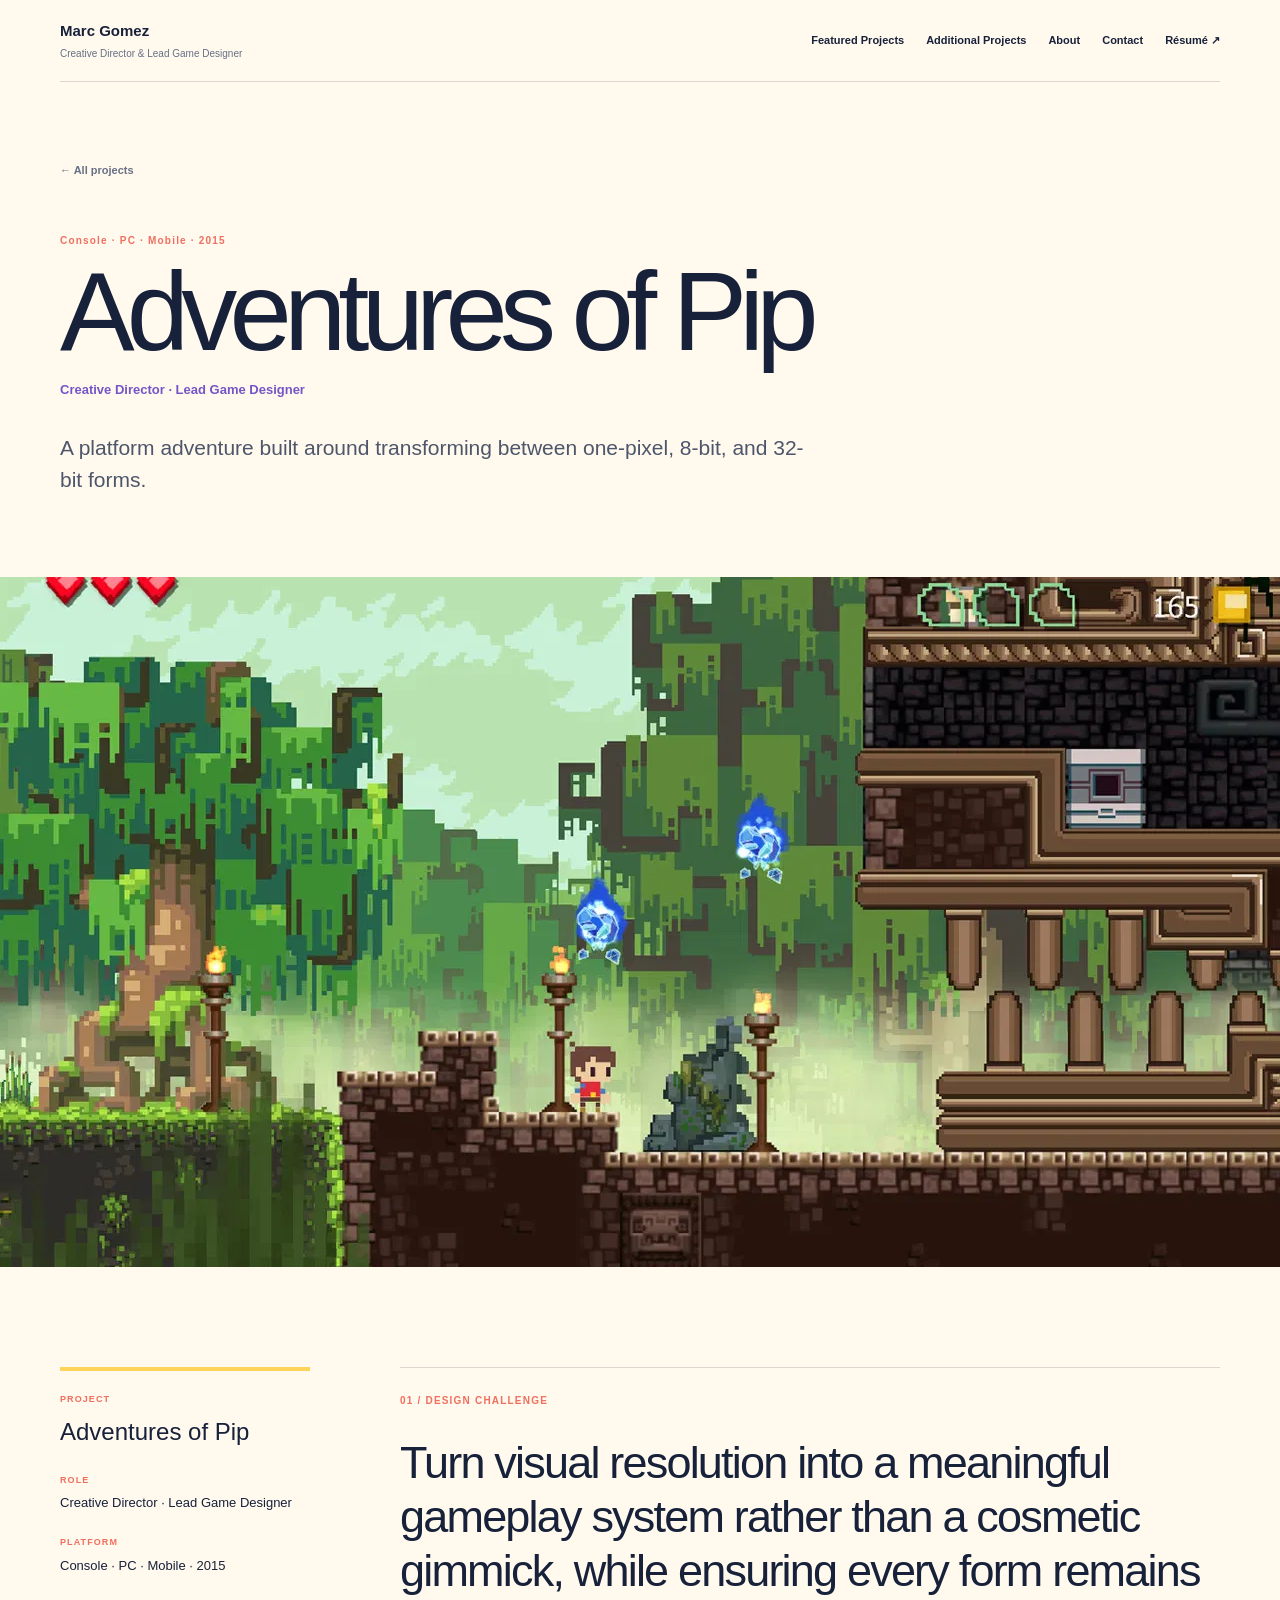
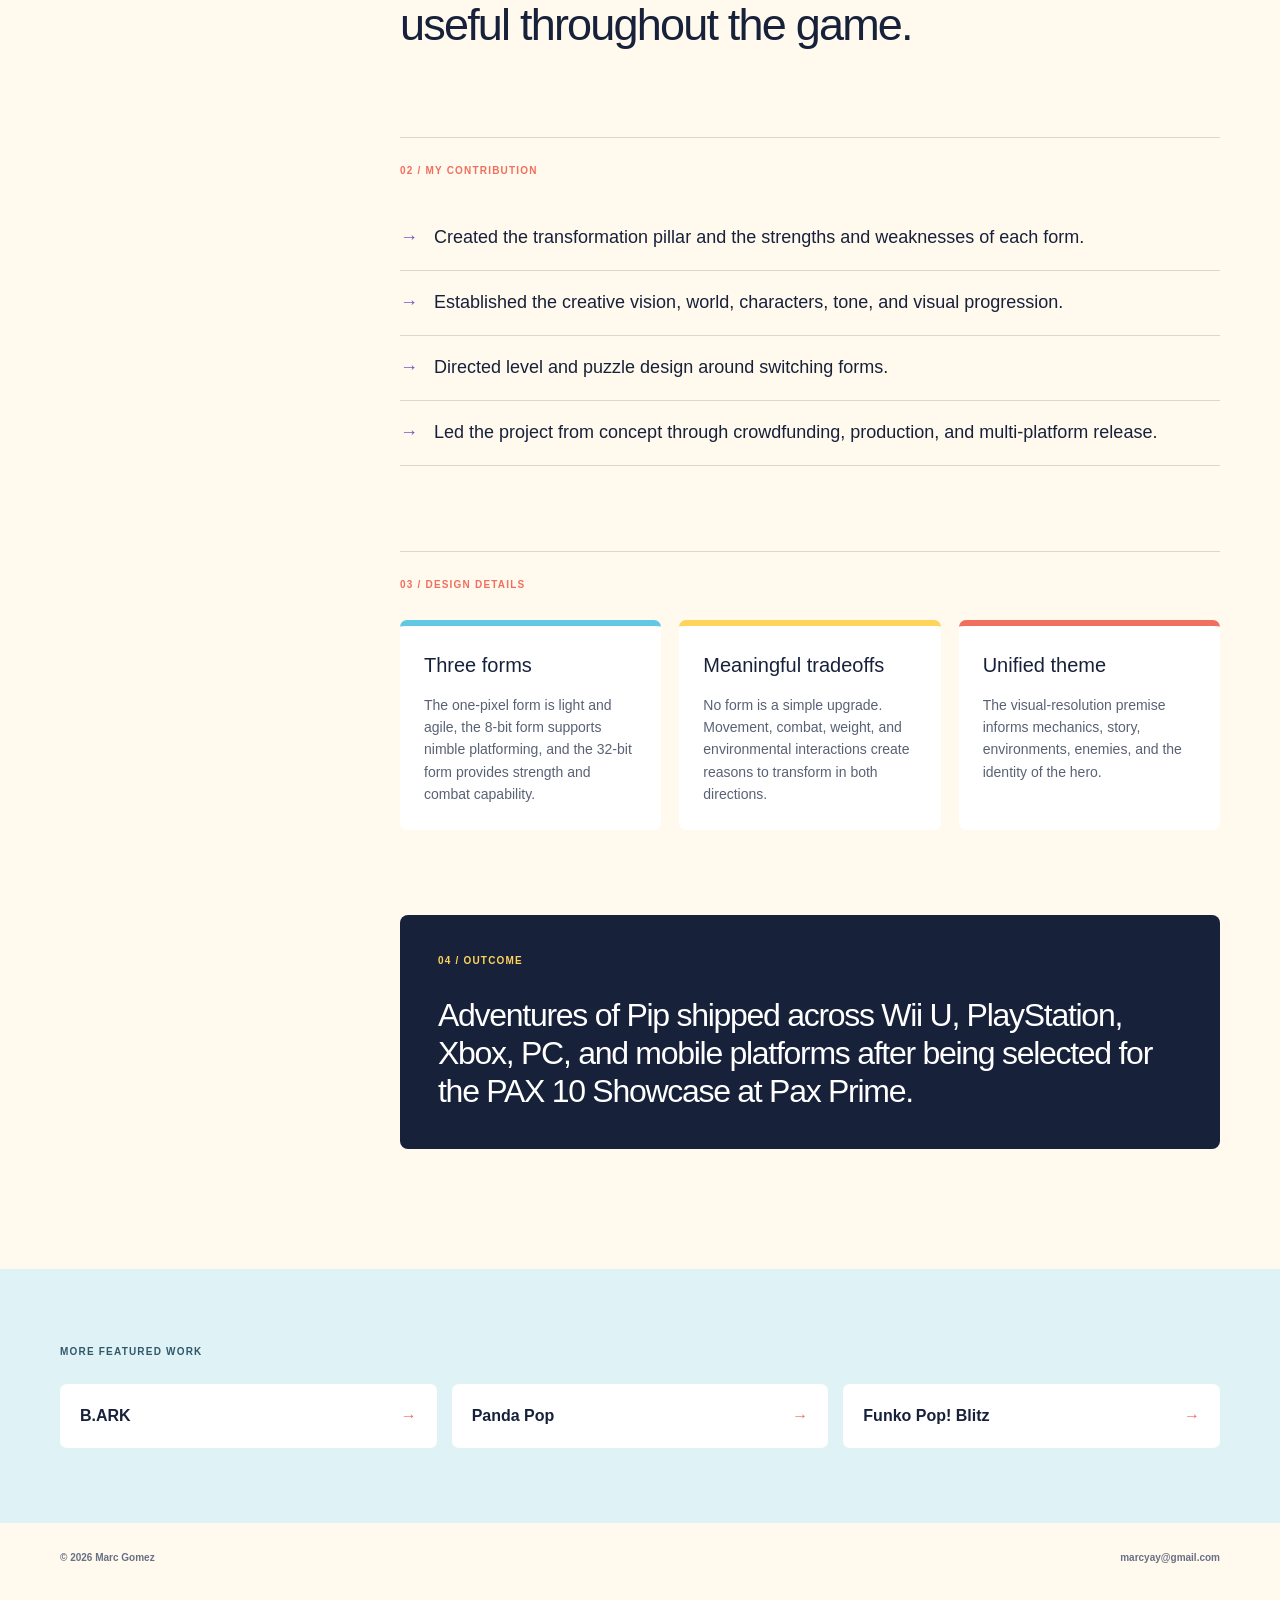
<file: projects/adventures-of-pip/index.html>
<!DOCTYPE html><html lang="en"><head><meta charSet="utf-8"/><meta name="viewport" content="width=device-width, initial-scale=1"/><link rel="preload" href="/projects/pip-overview-gameplay.webp" as="image"/><link rel="stylesheet" href="/assets/index-vRZvKCHO.css" data-rsc-css-href="/assets/index-vRZvKCHO.css" data-precedence="vite-rsc/importer-resources"/><link rel="modulepreload" href="/assets/layout-segment-context-CEGxXNlD.js" crossorigin=""/><link rel="modulepreload" href="/assets/rolldown-runtime-S-ySWqyJ.js" crossorigin=""/><link rel="modulepreload" href="/assets/index-BVW_uxQS.js" crossorigin=""/><link rel="modulepreload" href="/assets/framework-CXnKph_e.js" crossorigin=""/><link rel="modulepreload" href="/assets/analytics-DuMaOo_Z.js" crossorigin=""/><title>Adventures of Pip — Marc Gomez | Marc Gomez</title><meta name="description" content="A platform adventure built around transforming between one-pixel, 8-bit, and 32-bit forms."/><meta name="keywords" content="Marc Gomez,Creative Director,Lead Game Designer,Game Design,Mobile Games,Free-to-Play,Art Director,B.ARK,Panda Pop,Adventures of Pip"/><meta name="author" content="Marc Gomez"/><link rel="author" href="https://marcgomezgames.github.io"/><meta name="creator" content="Marc Gomez"/><meta name="robots" content="index, follow"/><meta property="og:title" content="Adventures of Pip — Marc Gomez"/><meta property="og:description" content="A platform adventure built around transforming between one-pixel, 8-bit, and 32-bit forms."/><meta property="og:image" content="https://marcgomezgames.github.io/projects/pip-overview-local.jpg"/><meta name="twitter:card" content="summary_large_image"/><meta name="twitter:title" content="Adventures of Pip — Marc Gomez"/><meta name="twitter:description" content="A platform adventure built around transforming between one-pixel, 8-bit, and 32-bit forms."/><meta name="twitter:image" content="https://marcgomezgames.github.io/projects/pip-overview-local.jpg"/><link rel="canonical" href="https://marcgomezgames.github.io/"/></head><body><main class="case adventures-of-pip"><header class="case-nav shell"><a href="/" class="case-id"><b>Marc Gomez</b><span>Creative Director &amp; Lead Game Designer</span></a><nav><a href="/#work">Featured Projects</a><a href="/#credits">Additional Projects</a><a href="/#about">About</a><a href="/#contact">Contact</a><a href="/Marc_Gomez_Resume_2026.pdf">Résumé ↗</a></nav></header><section class="case-hero shell"><a class="back" href="/#work">← All projects</a><p class="case-platform">Console · PC · Mobile · 2015</p><h1>Adventures of Pip</h1><p class="case-role">Creative Director · Lead Game Designer</p><p class="case-intro">A platform adventure built around transforming between one-pixel, 8-bit, and 32-bit forms.</p></section><div class="case-image"><img src="/projects/pip-overview-gameplay.webp" alt="Adventures of Pip"/></div><section class="case-body shell"><aside><p>PROJECT</p><h2>Adventures of Pip</h2><p>ROLE</p><h3>Creative Director · Lead Game Designer</h3><p>PLATFORM</p><h3>Console · PC · Mobile · 2015</h3></aside><div class="case-content"><section><p class="case-label">01 / DESIGN CHALLENGE</p><h2>Turn visual resolution into a meaningful gameplay system rather than a cosmetic gimmick, while ensuring every form remains useful throughout the game.</h2></section><section><p class="case-label">02 / MY CONTRIBUTION</p><ul><li>Created the transformation pillar and the strengths and weaknesses of each form.</li><li>Established the creative vision, world, characters, tone, and visual progression.</li><li>Directed level and puzzle design around switching forms.</li><li>Led the project from concept through crowdfunding, production, and multi-platform release.</li></ul></section><section><p class="case-label">03 / DESIGN DETAILS</p><div class="detail-grid"><article><h3>Three forms</h3><p>The one-pixel form is light and agile, the 8-bit form supports nimble platforming, and the 32-bit form provides strength and combat capability.</p></article><article><h3>Meaningful tradeoffs</h3><p>No form is a simple upgrade. Movement, combat, weight, and environmental interactions create reasons to transform in both directions.</p></article><article><h3>Unified theme</h3><p>The visual-resolution premise informs mechanics, story, environments, enemies, and the identity of the hero.</p></article></div></section><section class="outcome"><p class="case-label">04 / OUTCOME</p><h2>Adventures of Pip shipped across Wii U, PlayStation, Xbox, PC, and mobile platforms after being selected for the PAX 10 Showcase at Pax Prime.</h2></section></div></section><section class="next-project"><div class="shell"><p>MORE FEATURED WORK</p><div><a href="/projects/bark/">B.ARK<b>→</b></a><a href="/projects/panda-pop/">Panda Pop<b>→</b></a><a href="/projects/funko-pop-blitz/">Funko Pop! Blitz<b>→</b></a></div></div></section><footer class="shell"><p>© 2026 Marc Gomez</p><a href="mailto:marcyay@gmail.com">marcyay@gmail.com</a></footer></main><script id="_R_">import("/assets/index-BVW_uxQS.js")</script></body></html><script>self.__VINEXT_RSC_PARAMS__={"slug":"adventures-of-pip"}</script><script>self.__VINEXT_RSC_NAV__={"pathname":"/projects/adventures-of-pip/","searchParams":[]}</script><link rel="modulepreload" href="/assets/index-BVW_uxQS.js" />
<script>self.__VINEXT_RSC_CHUNKS__=self.__VINEXT_RSC_CHUNKS__||[];self.__VINEXT_RSC_CHUNKS__.push("2:I[\"491d67a9792c\",[],\"Children\",1]\n3:I[\"d4d09d4aa3d5\",[],\"Analytics\",1]\n4:I[\"cfee43ca1bc7\",[],\"LayoutSegmentProvider\",1]\n5:I[\"491d67a9792c\",[],\"Slot\",1]\n6:I[\"5b777958e3fd\",[],\"RedirectBoundary\",1]\n:HL[\"/assets/index-vRZvKCHO.css\",\"style\"]\n")</script><script>self.__VINEXT_RSC_CHUNKS__=self.__VINEXT_RSC_CHUNKS__||[];self.__VINEXT_RSC_CHUNKS__.push("0:{\"__route\":\"route:/projects/adventures-of-pip/\",\"__interceptionContext\":null,\"__layoutIds\":[\"layout:/\"],\"__rootLayout\":\"/\",\"page:/projects/adventures-of-pip/\":\"$L1\",\"layout:/\":[[[[\"$\",\"link\",\"css:/assets/index-vRZvKCHO.css\",{\"rel\":\"stylesheet\",\"precedence\":\"vite-rsc/importer-resources\",\"href\":\"/assets/index-vRZvKCHO.css\",\"data-rsc-css-href\":\"/assets/index-vRZvKCHO.css\"}],\"$undefined\"],[\"$\",\"html\",null,{\"lang\":\"en\",\"children\":[\"$\",\"body\",null,{\"children\":[[\"$\",\"$L2\",null,{}],[\"$\",\"$L3\",null,{}]]}]}]],null],\"route:/projects/adventures-of-pip/\":[[[\"$\",\"meta\",null,{\"charSet\":\"utf-8\"}],[[\"$\",\"title\",\"0\",{\"children\":\"Adventures of Pip — Marc Gomez | Marc Gomez\"}],[\"$\",\"meta\",\"1\",{\"name\":\"description\",\"content\":\"A platform adventure built around transforming between one-pixel, 8-bit, and 32-bit forms.\"}],[\"$\",\"meta\",\"2\",{\"name\":\"keywords\",\"content\":\"Marc Gomez,Creative Director,Lead Game Designer,Game Design,Mobile Games,Free-to-Play,Art Director,B.ARK,Panda Pop,Adventures of Pip\"}],[\"$\",\"meta\",\"3\",{\"name\":\"author\",\"content\":\"Marc Gomez\"}],[\"$\",\"link\",\"4\",{\"rel\":\"author\",\"href\":\"https://marcgomezgames.github.io\"}],[\"$\",\"meta\",\"5\",{\"name\":\"creator\",\"content\":\"Marc Gomez\"}],[\"$\",\"meta\",\"6\",{\"name\":\"robots\",\"content\":\"index, follow\"}],[\"$\",\"meta\",\"7\",{\"property\":\"og:title\",\"content\":\"Adventures of Pip — Marc Gomez\"}],[\"$\",\"meta\",\"8\",{\"property\":\"og:description\",\"content\":\"A platform adventure built around transforming between one-pixel, 8-bit, and 32-bit forms.\"}],[\"$\",\"meta\",\"9\",{\"property\":\"og:image\",\"content\":\"https://marcgomezgames.github.io/projects/pip-overview-local.jpg\"}],[\"$\",\"meta\",\"10\",{\"name\":\"twitter:card\",\"content\":\"summary_large_image\"}],[\"$\",\"meta\",\"11\",{\"name\":\"twitter:title\",\"content\":\"Adventures of Pip — Marc Gomez\"}],[\"$\",\"meta\",\"12\",{\"name\":\"twitter:description\",\"content\":\"A platform adventure built around transforming between one-pixel, 8-bit, and 32-bit forms.\"}],[\"$\",\"meta\",\"13\",{\"name\":\"twitter:image\",\"content\":\"https://marcgomezgames.github.io/projects/pip-overview-local.jpg\"}],[\"$\",\"link\",\"14\",{\"rel\":\"canonical\",\"href\":\"https://marcgomezgames.github.io/\"}]],[[\"$\",\"meta\",\"0\",{\"name\":\"viewport\",\"content\":\"width=device-width, initial-scale=1\"}]]],[\"$\",\"$L4\",null,{\"segmentMap\":{\"children\":[\"projects\",\"adventures-of-pip\"]},\"children\":[\"$\",\"$L5\",null,{\"id\":\"layout:/\",\"parallelSlots\":\"$undefined\",\"children\":[\"$\",\"$L6\",null,{\"children\":[\"$\",\"$L4\",null,{\"segmentMap\":{\"children\":[]},\"children\":[\"$\",\"$L5\",null,{\"id\":\"page:/projects/adventures-of-pip/\"}]}]}]}]}]],\"__layoutFlags\":{\"layout:/\":\"s\"},\"__artifactCompatibility\":{\"schemaVersion\":1,\"graphVersion\":\"app-route-graph:1qwkg0fwiimno\",\"deploymentVersion\":\"ea9d1d88-cbc5-4e6a-bf60-95cdc4b69951\",\"appElementsSchemaVersion\":1,\"rscPayloadSchemaVersion\":1,\"rootBoundaryId\":\"/\",\"renderEpoch\":null}}\n")</script><script>self.__VINEXT_RSC_CHUNKS__=self.__VINEXT_RSC_CHUNKS__||[];self.__VINEXT_RSC_CHUNKS__.push(":HL[\"/projects/pip-overview-gameplay.webp\",\"image\"]\n")</script><script>self.__VINEXT_RSC_CHUNKS__=self.__VINEXT_RSC_CHUNKS__||[];self.__VINEXT_RSC_CHUNKS__.push("1:[\"$\",\"main\",null,{\"className\":\"case adventures-of-pip\",\"children\":[[\"$\",\"header\",null,{\"className\":\"case-nav shell\",\"children\":[[\"$\",\"a\",null,{\"href\":\"/\",\"className\":\"case-id\",\"children\":[[\"$\",\"b\",null,{\"children\":\"Marc Gomez\"}],[\"$\",\"span\",null,{\"children\":\"Creative Director \u0026 Lead Game Designer\"}]]}],[\"$\",\"nav\",null,{\"children\":[[\"$\",\"a\",null,{\"href\":\"/#work\",\"children\":\"Featured Projects\"}],[\"$\",\"a\",null,{\"href\":\"/#credits\",\"children\":\"Additional Projects\"}],[\"$\",\"a\",null,{\"href\":\"/#about\",\"children\":\"About\"}],[\"$\",\"a\",null,{\"href\":\"/#contact\",\"children\":\"Contact\"}],[\"$\",\"a\",null,{\"href\":\"/Marc_Gomez_Resume_2026.pdf\",\"children\":\"Résumé ↗\"}]]}]]}],[\"$\",\"section\",null,{\"className\":\"case-hero shell\",\"children\":[[\"$\",\"a\",null,{\"className\":\"back\",\"href\":\"/#work\",\"children\":\"← All projects\"}],[\"$\",\"p\",null,{\"className\":\"case-platform\",\"children\":\"Console · PC · Mobile · 2015\"}],[\"$\",\"h1\",null,{\"children\":\"Adventures of Pip\"}],[\"$\",\"p\",null,{\"className\":\"case-role\",\"children\":\"Creative Director · Lead Game Designer\"}],[\"$\",\"p\",null,{\"className\":\"case-intro\",\"children\":\"A platform adventure built around transforming between one-pixel, 8-bit, and 32-bit forms.\"}]]}],[\"$\",\"div\",null,{\"className\":\"case-image\",\"children\":[\"$\",\"img\",null,{\"src\":\"/projects/pip-overview-gameplay.webp\",\"alt\":\"Adventures of Pip\"}]}],[\"$\",\"section\",null,{\"className\":\"case-body shell\",\"children\":[[\"$\",\"aside\",null,{\"children\":[[\"$\",\"p\",null,{\"children\":\"PROJECT\"}],[\"$\",\"h2\",null,{\"children\":\"Adventures of Pip\"}],[\"$\",\"p\",null,{\"children\":\"ROLE\"}],[\"$\",\"h3\",null,{\"children\":\"Creative Director · Lead Game Designer\"}],[\"$\",\"p\",null,{\"children\":\"PLATFORM\"}],[\"$\",\"h3\",null,{\"children\":\"Console · PC · Mobile · 2015\"}]]}],[\"$\",\"div\",null,{\"className\":\"case-content\",\"children\":[[\"$\",\"section\",null,{\"children\":[[\"$\",\"p\",null,{\"className\":\"case-label\",\"children\":\"01 / DESIGN CHALLENGE\"}],[\"$\",\"h2\",null,{\"children\":\"Turn visual resolution into a meaningful gameplay system rather than a cosmetic gimmick, while ensuring every form remains useful throughout the game.\"}]]}],[\"$\",\"section\",null,{\"children\":[[\"$\",\"p\",null,{\"className\":\"case-label\",\"children\":\"02 / MY CONTRIBUTION\"}],[\"$\",\"ul\",null,{\"children\":[[\"$\",\"li\",\"Created the transformation pillar and the strengths and weaknesses of each form.\",{\"children\":\"Created the transformation pillar and the strengths and weaknesses of each form.\"}],[\"$\",\"li\",\"Established the creative vision, world, characters, tone, and visual progression.\",{\"children\":\"Established the creative vision, world, characters, tone, and visual progression.\"}],[\"$\",\"li\",\"Directed level and puzzle design around switching forms.\",{\"children\":\"Directed level and puzzle design around switching forms.\"}],[\"$\",\"li\",\"Led the project from concept through crowdfunding, production, and multi-platform release.\",{\"children\":\"Led the project from concept through crowdfunding, production, and multi-platform release.\"}]]}]]}],[\"$\",\"section\",null,{\"children\":[[\"$\",\"p\",null,{\"className\":\"case-label\",\"children\":\"03 / DESIGN DETAILS\"}],[\"$\",\"div\",null,{\"className\":\"detail-grid\",\"children\":[[\"$\",\"article\",\"Three forms\",{\"children\":[[\"$\",\"h3\",null,{\"children\":\"Three forms\"}],[\"$\",\"p\",null,{\"children\":\"The one-pixel form is light and agile, the 8-bit form supports nimble platforming, and the 32-bit form provides strength and combat capability.\"}]]}],[\"$\",\"article\",\"Meaningful tradeoffs\",{\"children\":[[\"$\",\"h3\",null,{\"children\":\"Meaningful tradeoffs\"}],[\"$\",\"p\",null,{\"children\":\"No form is a simple upgrade. Movement, combat, weight, and environmental interactions create reasons to transform in both directions.\"}]]}],[\"$\",\"article\",\"Unified theme\",{\"children\":[[\"$\",\"h3\",null,{\"children\":\"Unified theme\"}],[\"$\",\"p\",null,{\"children\":\"The visual-resolution premise informs mechanics, story, environments, enemies, and the identity of the hero.\"}]]}]]}]]}],[\"$\",\"section\",null,{\"className\":\"outcome\",\"children\":[[\"$\",\"p\",null,{\"className\":\"case-label\",\"children\":\"04 / OUTCOME\"}],[\"$\",\"h2\",null,{\"children\":\"Adventures of Pip shipped across Wii U, PlayStation, Xbox, PC, and mobile platforms after being selected for the PAX 10 Showcase at Pax Prime.\"}]]}]]}]]}],[\"$\",\"section\",null,{\"className\":\"next-project\",\"children\":\"$L7\"}],\"$L8\"]}]\n")</script><script>self.__VINEXT_RSC_CHUNKS__=self.__VINEXT_RSC_CHUNKS__||[];self.__VINEXT_RSC_CHUNKS__.push("7:[\"$\",\"div\",null,{\"className\":\"shell\",\"children\":[[\"$\",\"p\",null,{\"children\":\"MORE FEATURED WORK\"}],[\"$\",\"div\",null,{\"children\":[[\"$\",\"a\",\"bark\",{\"href\":\"/projects/bark/\",\"children\":[\"B.ARK\",[\"$\",\"b\",null,{\"children\":\"→\"}]]}],[\"$\",\"a\",\"panda-pop\",{\"href\":\"/projects/panda-pop/\",\"children\":[\"Panda Pop\",[\"$\",\"b\",null,{\"children\":\"→\"}]]}],[\"$\",\"a\",\"funko-pop-blitz\",{\"href\":\"/projects/funko-pop-blitz/\",\"children\":[\"Funko Pop! Blitz\",[\"$\",\"b\",null,{\"children\":\"→\"}]]}]]}]]}]\n8:[\"$\",\"footer\",null,{\"className\":\"shell\",\"children\":[[\"$\",\"p\",null,{\"children\":\"© 2026 Marc Gomez\"}],[\"$\",\"a\",null,{\"href\":\"mailto:marcyay@gmail.com\",\"children\":\"marcyay@gmail.com\"}]]}]\n")</script><script>self.__VINEXT_RSC_DONE__=true</script>
</file>
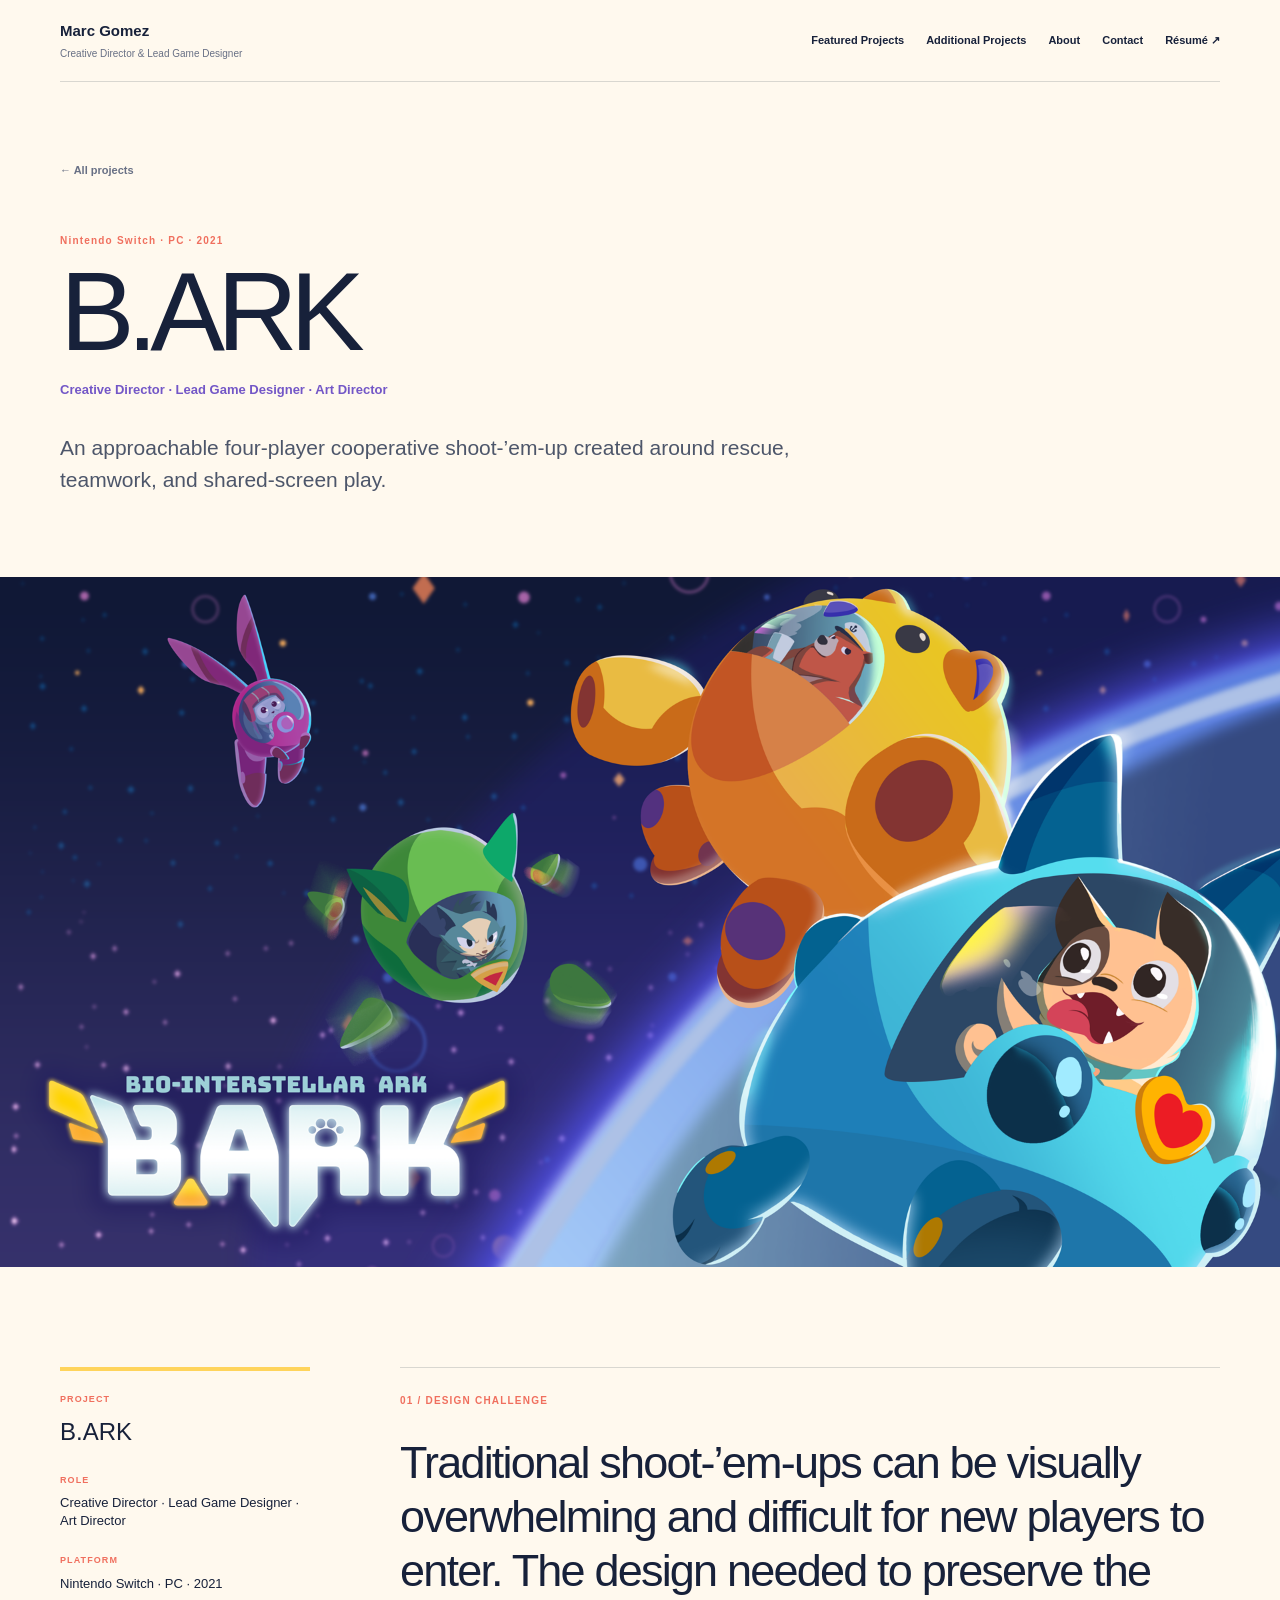
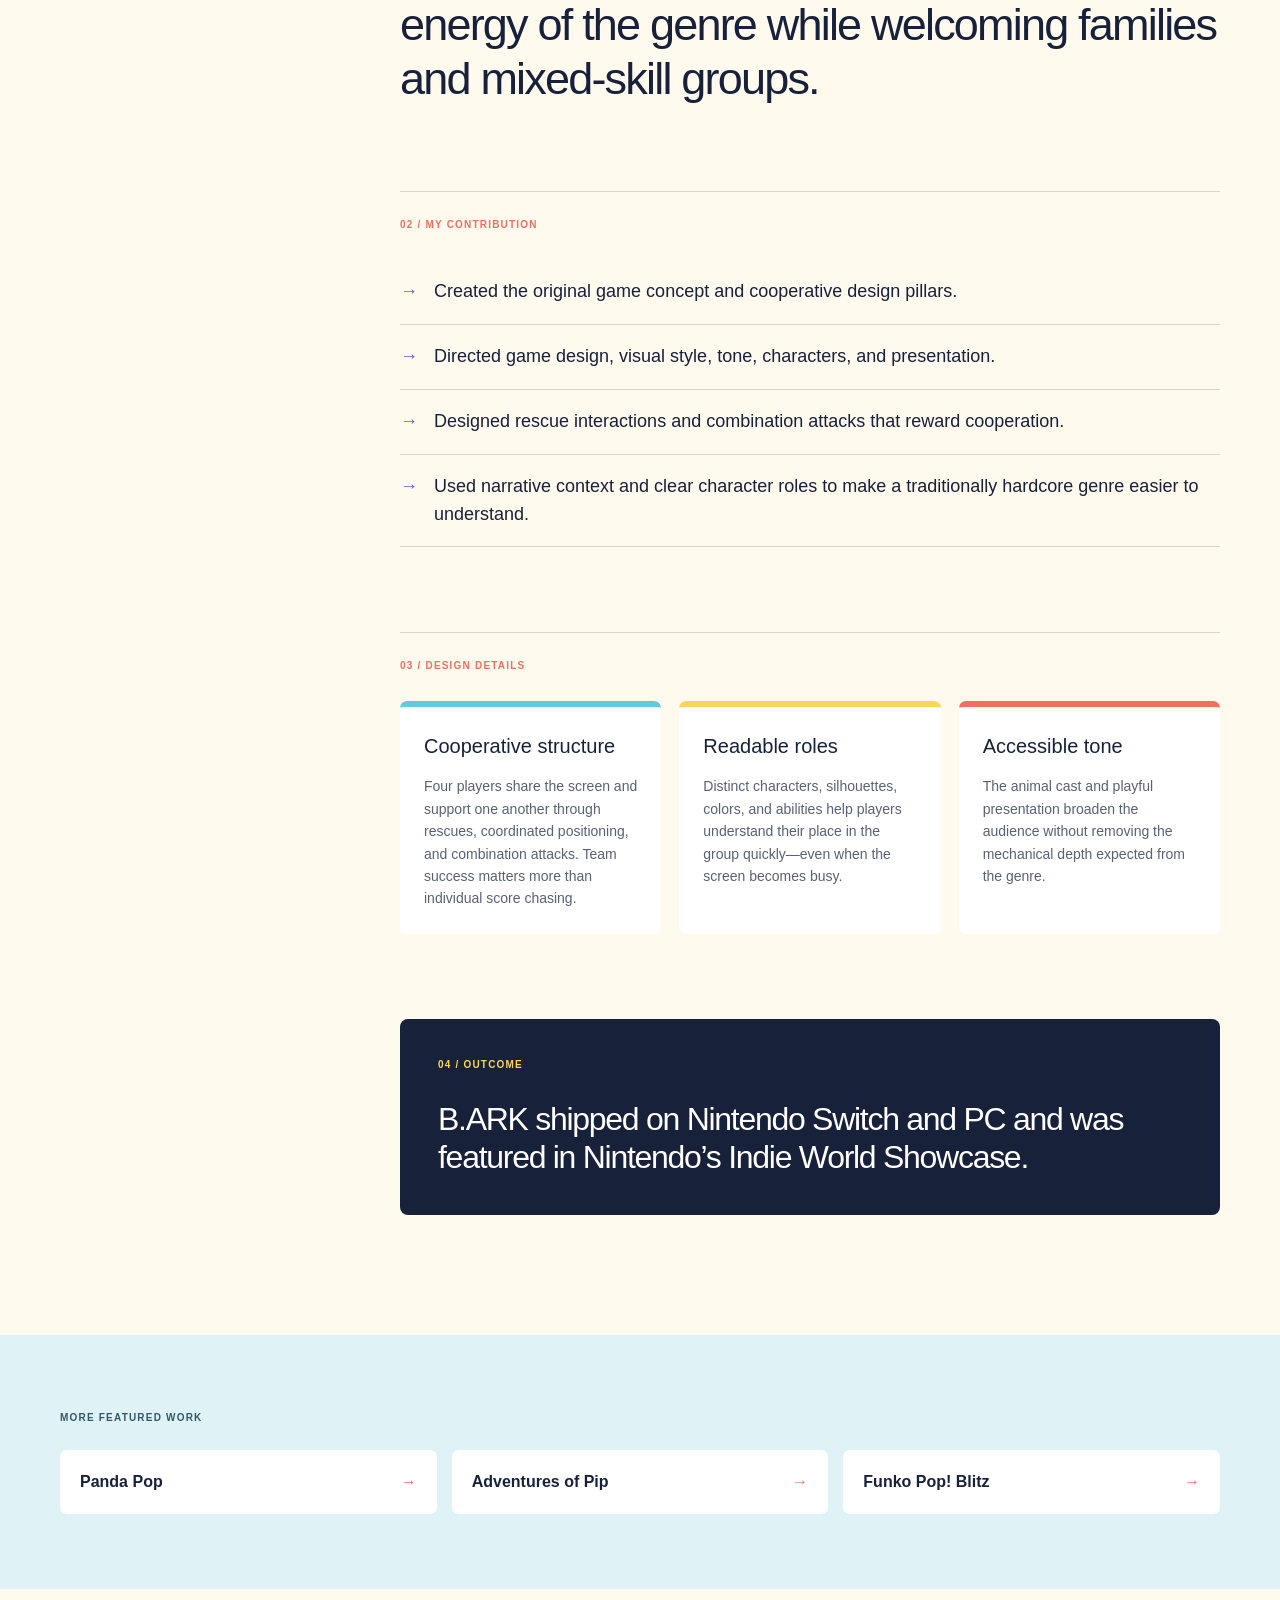
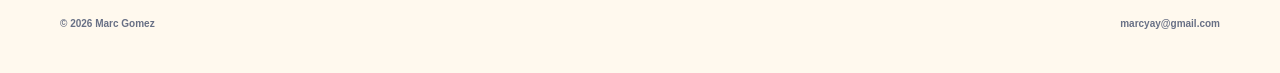
<file: projects/bark/index.html>
<!DOCTYPE html><html lang="en"><head><meta charSet="utf-8"/><meta name="viewport" content="width=device-width, initial-scale=1"/><link rel="preload" href="/projects/bark.png" as="image"/><link rel="stylesheet" href="/assets/index-vRZvKCHO.css" data-rsc-css-href="/assets/index-vRZvKCHO.css" data-precedence="vite-rsc/importer-resources"/><link rel="modulepreload" href="/assets/layout-segment-context-CEGxXNlD.js" crossorigin=""/><link rel="modulepreload" href="/assets/rolldown-runtime-S-ySWqyJ.js" crossorigin=""/><link rel="modulepreload" href="/assets/index-BVW_uxQS.js" crossorigin=""/><link rel="modulepreload" href="/assets/framework-CXnKph_e.js" crossorigin=""/><link rel="modulepreload" href="/assets/analytics-DuMaOo_Z.js" crossorigin=""/><title>B.ARK — Marc Gomez | Marc Gomez</title><meta name="description" content="An approachable four-player cooperative shoot-’em-up created around rescue, teamwork, and readable shared-screen play."/><meta name="keywords" content="Marc Gomez,Creative Director,Lead Game Designer,Game Design,Mobile Games,Free-to-Play,Art Director,B.ARK,Panda Pop,Adventures of Pip"/><meta name="author" content="Marc Gomez"/><link rel="author" href="https://marcgomezgames.github.io"/><meta name="creator" content="Marc Gomez"/><meta name="robots" content="index, follow"/><meta property="og:title" content="B.ARK — Marc Gomez"/><meta property="og:description" content="An approachable four-player cooperative shoot-’em-up created around rescue, teamwork, and readable shared-screen play."/><meta property="og:image" content="https://marcgomezgames.github.io/projects/bark.png"/><meta name="twitter:card" content="summary_large_image"/><meta name="twitter:title" content="B.ARK — Marc Gomez"/><meta name="twitter:description" content="An approachable four-player cooperative shoot-’em-up created around rescue, teamwork, and readable shared-screen play."/><meta name="twitter:image" content="https://marcgomezgames.github.io/projects/bark.png"/><link rel="canonical" href="https://marcgomezgames.github.io/"/><script>self.__VINEXT_RSC_PARAMS__={"slug":"bark"}</script><script>self.__VINEXT_RSC_NAV__={"pathname":"/projects/bark/","searchParams":[]}</script><link rel="modulepreload" href="/assets/index-BVW_uxQS.js" />
</head><body><main class="case bark"><header class="case-nav shell"><a href="/" class="case-id"><b>Marc Gomez</b><span>Creative Director &amp; Lead Game Designer</span></a><nav><a href="/#work">Featured Projects</a><a href="/#credits">Additional Projects</a><a href="/#about">About</a><a href="/#contact">Contact</a><a href="/Marc_Gomez_Resume_2026.pdf">Résumé ↗</a></nav></header><section class="case-hero shell"><a class="back" href="/#work">← All projects</a><p class="case-platform">Nintendo Switch · PC · 2021</p><h1>B.ARK</h1><p class="case-role">Creative Director · Lead Game Designer · Art Director</p><p class="case-intro">An approachable four-player cooperative shoot-’em-up created around rescue, teamwork, and shared-screen play.</p></section><div class="case-image"><img src="/projects/bark.png" alt="B.ARK"/></div><section class="case-body shell"><aside><p>PROJECT</p><h2>B.ARK</h2><p>ROLE</p><h3>Creative Director · Lead Game Designer · Art Director</h3><p>PLATFORM</p><h3>Nintendo Switch · PC · 2021</h3></aside><div class="case-content"><section><p class="case-label">01 / DESIGN CHALLENGE</p><h2>Traditional shoot-’em-ups can be visually overwhelming and difficult for new players to enter. The design needed to preserve the energy of the genre while welcoming families and mixed-skill groups.</h2></section><section><p class="case-label">02 / MY CONTRIBUTION</p><ul><li>Created the original game concept and cooperative design pillars.</li><li>Directed game design, visual style, tone, characters, and presentation.</li><li>Designed rescue interactions and combination attacks that reward cooperation.</li><li>Used narrative context and clear character roles to make a traditionally hardcore genre easier to understand.</li></ul></section><section><p class="case-label">03 / DESIGN DETAILS</p><div class="detail-grid"><article><h3>Cooperative structure</h3><p>Four players share the screen and support one another through rescues, coordinated positioning, and combination attacks. Team success matters more than individual score chasing.</p></article><article><h3>Readable roles</h3><p>Distinct characters, silhouettes, colors, and abilities help players understand their place in the group quickly—even when the screen becomes busy.</p></article><article><h3>Accessible tone</h3><p>The animal cast and playful presentation broaden the audience without removing the mechanical depth expected from the genre.</p></article></div></section><section class="outcome"><p class="case-label">04 / OUTCOME</p><h2>B.ARK shipped on Nintendo Switch and PC and was featured in Nintendo’s Indie World Showcase.</h2></section></div></section><section class="next-project"><div class="shell"><p>MORE FEATURED WORK</p><div><a href="/projects/panda-pop/">Panda Pop<b>→</b></a><a href="/projects/adventures-of-pip/">Adventures of Pip<b>→</b></a><a href="/projects/funko-pop-blitz/">Funko Pop! Blitz<b>→</b></a></div></div></section><footer class="shell"><p>© 2026 Marc Gomez</p><a href="mailto:marcyay@gmail.com">marcyay@gmail.com</a></footer></main><script id="_R_">import("/assets/index-BVW_uxQS.js")</script></body></html><script>self.__VINEXT_RSC_CHUNKS__=self.__VINEXT_RSC_CHUNKS__||[];self.__VINEXT_RSC_CHUNKS__.push("2:I[\"491d67a9792c\",[],\"Children\",1]\n3:I[\"d4d09d4aa3d5\",[],\"Analytics\",1]\n4:I[\"cfee43ca1bc7\",[],\"LayoutSegmentProvider\",1]\n5:I[\"491d67a9792c\",[],\"Slot\",1]\n6:I[\"5b777958e3fd\",[],\"RedirectBoundary\",1]\n:HL[\"/assets/index-vRZvKCHO.css\",\"style\"]\n")</script><script>self.__VINEXT_RSC_CHUNKS__=self.__VINEXT_RSC_CHUNKS__||[];self.__VINEXT_RSC_CHUNKS__.push("0:{\"__route\":\"route:/projects/bark/\",\"__interceptionContext\":null,\"__layoutIds\":[\"layout:/\"],\"__rootLayout\":\"/\",\"page:/projects/bark/\":\"$L1\",\"layout:/\":[[[[\"$\",\"link\",\"css:/assets/index-vRZvKCHO.css\",{\"rel\":\"stylesheet\",\"precedence\":\"vite-rsc/importer-resources\",\"href\":\"/assets/index-vRZvKCHO.css\",\"data-rsc-css-href\":\"/assets/index-vRZvKCHO.css\"}],\"$undefined\"],[\"$\",\"html\",null,{\"lang\":\"en\",\"children\":[\"$\",\"body\",null,{\"children\":[[\"$\",\"$L2\",null,{}],[\"$\",\"$L3\",null,{}]]}]}]],null],\"route:/projects/bark/\":[[[\"$\",\"meta\",null,{\"charSet\":\"utf-8\"}],[[\"$\",\"title\",\"0\",{\"children\":\"B.ARK — Marc Gomez | Marc Gomez\"}],[\"$\",\"meta\",\"1\",{\"name\":\"description\",\"content\":\"An approachable four-player cooperative shoot-’em-up created around rescue, teamwork, and readable shared-screen play.\"}],[\"$\",\"meta\",\"2\",{\"name\":\"keywords\",\"content\":\"Marc Gomez,Creative Director,Lead Game Designer,Game Design,Mobile Games,Free-to-Play,Art Director,B.ARK,Panda Pop,Adventures of Pip\"}],[\"$\",\"meta\",\"3\",{\"name\":\"author\",\"content\":\"Marc Gomez\"}],[\"$\",\"link\",\"4\",{\"rel\":\"author\",\"href\":\"https://marcgomezgames.github.io\"}],[\"$\",\"meta\",\"5\",{\"name\":\"creator\",\"content\":\"Marc Gomez\"}],[\"$\",\"meta\",\"6\",{\"name\":\"robots\",\"content\":\"index, follow\"}],[\"$\",\"meta\",\"7\",{\"property\":\"og:title\",\"content\":\"B.ARK — Marc Gomez\"}],[\"$\",\"meta\",\"8\",{\"property\":\"og:description\",\"content\":\"An approachable four-player cooperative shoot-’em-up created around rescue, teamwork, and readable shared-screen play.\"}],[\"$\",\"meta\",\"9\",{\"property\":\"og:image\",\"content\":\"https://marcgomezgames.github.io/projects/bark.png\"}],[\"$\",\"meta\",\"10\",{\"name\":\"twitter:card\",\"content\":\"summary_large_image\"}],[\"$\",\"meta\",\"11\",{\"name\":\"twitter:title\",\"content\":\"B.ARK — Marc Gomez\"}],[\"$\",\"meta\",\"12\",{\"name\":\"twitter:description\",\"content\":\"An approachable four-player cooperative shoot-’em-up created around rescue, teamwork, and readable shared-screen play.\"}],[\"$\",\"meta\",\"13\",{\"name\":\"twitter:image\",\"content\":\"https://marcgomezgames.github.io/projects/bark.png\"}],[\"$\",\"link\",\"14\",{\"rel\":\"canonical\",\"href\":\"https://marcgomezgames.github.io/\"}]],[[\"$\",\"meta\",\"0\",{\"name\":\"viewport\",\"content\":\"width=device-width, initial-scale=1\"}]]],[\"$\",\"$L4\",null,{\"segmentMap\":{\"children\":[\"projects\",\"bark\"]},\"children\":[\"$\",\"$L5\",null,{\"id\":\"layout:/\",\"parallelSlots\":\"$undefined\",\"children\":[\"$\",\"$L6\",null,{\"children\":[\"$\",\"$L4\",null,{\"segmentMap\":{\"children\":[]},\"children\":[\"$\",\"$L5\",null,{\"id\":\"page:/projects/bark/\"}]}]}]}]}]],\"__layoutFlags\":{\"layout:/\":\"s\"},\"__artifactCompatibility\":{\"schemaVersion\":1,\"graphVersion\":\"app-route-graph:1qwkg0fwiimno\",\"deploymentVersion\":\"ea9d1d88-cbc5-4e6a-bf60-95cdc4b69951\",\"appElementsSchemaVersion\":1,\"rscPayloadSchemaVersion\":1,\"rootBoundaryId\":\"/\",\"renderEpoch\":null}}\n")</script><script>self.__VINEXT_RSC_CHUNKS__=self.__VINEXT_RSC_CHUNKS__||[];self.__VINEXT_RSC_CHUNKS__.push(":HL[\"/projects/bark.png\",\"image\"]\n")</script><script>self.__VINEXT_RSC_CHUNKS__=self.__VINEXT_RSC_CHUNKS__||[];self.__VINEXT_RSC_CHUNKS__.push("1:[\"$\",\"main\",null,{\"className\":\"case bark\",\"children\":[[\"$\",\"header\",null,{\"className\":\"case-nav shell\",\"children\":[[\"$\",\"a\",null,{\"href\":\"/\",\"className\":\"case-id\",\"children\":[[\"$\",\"b\",null,{\"children\":\"Marc Gomez\"}],[\"$\",\"span\",null,{\"children\":\"Creative Director \u0026 Lead Game Designer\"}]]}],[\"$\",\"nav\",null,{\"children\":[[\"$\",\"a\",null,{\"href\":\"/#work\",\"children\":\"Featured Projects\"}],[\"$\",\"a\",null,{\"href\":\"/#credits\",\"children\":\"Additional Projects\"}],[\"$\",\"a\",null,{\"href\":\"/#about\",\"children\":\"About\"}],[\"$\",\"a\",null,{\"href\":\"/#contact\",\"children\":\"Contact\"}],[\"$\",\"a\",null,{\"href\":\"/Marc_Gomez_Resume_2026.pdf\",\"children\":\"Résumé ↗\"}]]}]]}],[\"$\",\"section\",null,{\"className\":\"case-hero shell\",\"children\":[[\"$\",\"a\",null,{\"className\":\"back\",\"href\":\"/#work\",\"children\":\"← All projects\"}],[\"$\",\"p\",null,{\"className\":\"case-platform\",\"children\":\"Nintendo Switch · PC · 2021\"}],[\"$\",\"h1\",null,{\"children\":\"B.ARK\"}],[\"$\",\"p\",null,{\"className\":\"case-role\",\"children\":\"Creative Director · Lead Game Designer · Art Director\"}],[\"$\",\"p\",null,{\"className\":\"case-intro\",\"children\":\"An approachable four-player cooperative shoot-’em-up created around rescue, teamwork, and shared-screen play.\"}]]}],[\"$\",\"div\",null,{\"className\":\"case-image\",\"children\":[\"$\",\"img\",null,{\"src\":\"/projects/bark.png\",\"alt\":\"B.ARK\"}]}],[\"$\",\"section\",null,{\"className\":\"case-body shell\",\"children\":[[\"$\",\"aside\",null,{\"children\":[[\"$\",\"p\",null,{\"children\":\"PROJECT\"}],[\"$\",\"h2\",null,{\"children\":\"B.ARK\"}],[\"$\",\"p\",null,{\"children\":\"ROLE\"}],[\"$\",\"h3\",null,{\"children\":\"Creative Director · Lead Game Designer · Art Director\"}],[\"$\",\"p\",null,{\"children\":\"PLATFORM\"}],[\"$\",\"h3\",null,{\"children\":\"Nintendo Switch · PC · 2021\"}]]}],[\"$\",\"div\",null,{\"className\":\"case-content\",\"children\":[[\"$\",\"section\",null,{\"children\":[[\"$\",\"p\",null,{\"className\":\"case-label\",\"children\":\"01 / DESIGN CHALLENGE\"}],[\"$\",\"h2\",null,{\"children\":\"Traditional shoot-’em-ups can be visually overwhelming and difficult for new players to enter. The design needed to preserve the energy of the genre while welcoming families and mixed-skill groups.\"}]]}],[\"$\",\"section\",null,{\"children\":[[\"$\",\"p\",null,{\"className\":\"case-label\",\"children\":\"02 / MY CONTRIBUTION\"}],[\"$\",\"ul\",null,{\"children\":[[\"$\",\"li\",\"Created the original game concept and cooperative design pillars.\",{\"children\":\"Created the original game concept and cooperative design pillars.\"}],[\"$\",\"li\",\"Directed game design, visual style, tone, characters, and presentation.\",{\"children\":\"Directed game design, visual style, tone, characters, and presentation.\"}],[\"$\",\"li\",\"Designed rescue interactions and combination attacks that reward cooperation.\",{\"children\":\"Designed rescue interactions and combination attacks that reward cooperation.\"}],[\"$\",\"li\",\"Used narrative context and clear character roles to make a traditionally hardcore genre easier to understand.\",{\"children\":\"Used narrative context and clear character roles to make a traditionally hardcore genre easier to understand.\"}]]}]]}],[\"$\",\"section\",null,{\"children\":[[\"$\",\"p\",null,{\"className\":\"case-label\",\"children\":\"03 / DESIGN DETAILS\"}],[\"$\",\"div\",null,{\"className\":\"detail-grid\",\"children\":[[\"$\",\"article\",\"Cooperative structure\",{\"children\":[[\"$\",\"h3\",null,{\"children\":\"Cooperative structure\"}],[\"$\",\"p\",null,{\"children\":\"Four players share the screen and support one another through rescues, coordinated positioning, and combination attacks. Team success matters more than individual score chasing.\"}]]}],[\"$\",\"article\",\"Readable roles\",{\"children\":[[\"$\",\"h3\",null,{\"children\":\"Readable roles\"}],[\"$\",\"p\",null,{\"children\":\"Distinct characters, silhouettes, colors, and abilities help players understand their place in the group quickly—even when the screen becomes busy.\"}]]}],[\"$\",\"article\",\"Accessible tone\",{\"children\":[[\"$\",\"h3\",null,{\"children\":\"Accessible tone\"}],[\"$\",\"p\",null,{\"children\":\"The animal cast and playful presentation broaden the audience without removing the mechanical depth expected from the genre.\"}]]}]]}]]}],[\"$\",\"section\",null,{\"className\":\"outcome\",\"children\":[[\"$\",\"p\",null,{\"className\":\"case-label\",\"children\":\"04 / OUTCOME\"}],[\"$\",\"h2\",null,{\"children\":\"B.ARK shipped on Nintendo Switch and PC and was featured in Nintendo’s Indie World Showcase.\"}]]}]]}]]}],\"$L7\",\"$L8\"]}]\n")</script><script>self.__VINEXT_RSC_CHUNKS__=self.__VINEXT_RSC_CHUNKS__||[];self.__VINEXT_RSC_CHUNKS__.push("7:[\"$\",\"section\",null,{\"className\":\"next-project\",\"children\":[\"$\",\"div\",null,{\"className\":\"shell\",\"children\":[[\"$\",\"p\",null,{\"children\":\"MORE FEATURED WORK\"}],[\"$\",\"div\",null,{\"children\":[[\"$\",\"a\",\"panda-pop\",{\"href\":\"/projects/panda-pop/\",\"children\":[\"Panda Pop\",[\"$\",\"b\",null,{\"children\":\"→\"}]]}],[\"$\",\"a\",\"adventures-of-pip\",{\"href\":\"/projects/adventures-of-pip/\",\"children\":[\"Adventures of Pip\",[\"$\",\"b\",null,{\"children\":\"→\"}]]}],[\"$\",\"a\",\"funko-pop-blitz\",{\"href\":\"/projects/funko-pop-blitz/\",\"children\":[\"Funko Pop! Blitz\",[\"$\",\"b\",null,{\"children\":\"→\"}]]}]]}]]}]}]\n8:[\"$\",\"footer\",null,{\"className\":\"shell\",\"children\":[[\"$\",\"p\",null,{\"children\":\"© 2026 Marc Gomez\"}],[\"$\",\"a\",null,{\"href\":\"mailto:marcyay@gmail.com\",\"children\":\"marcyay@gmail.com\"}]]}]\n")</script><script>self.__VINEXT_RSC_DONE__=true</script>
</file>
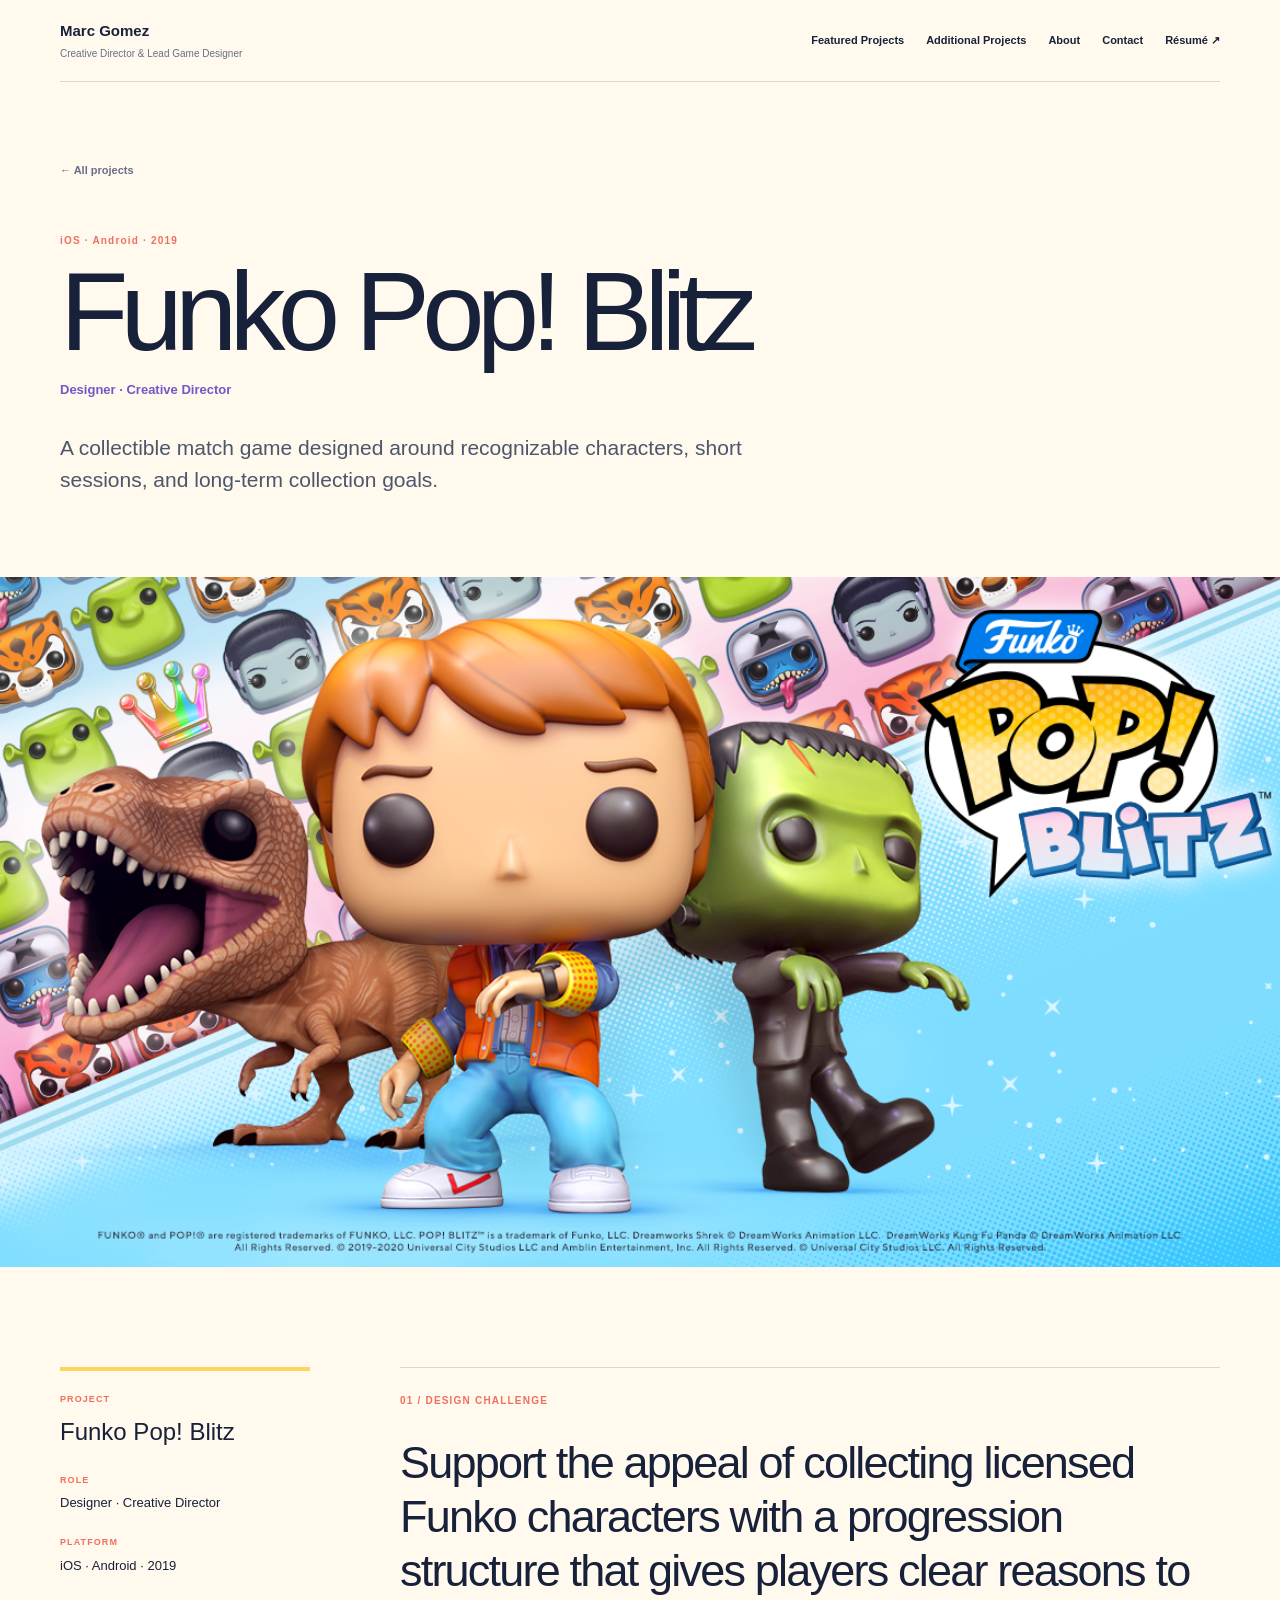
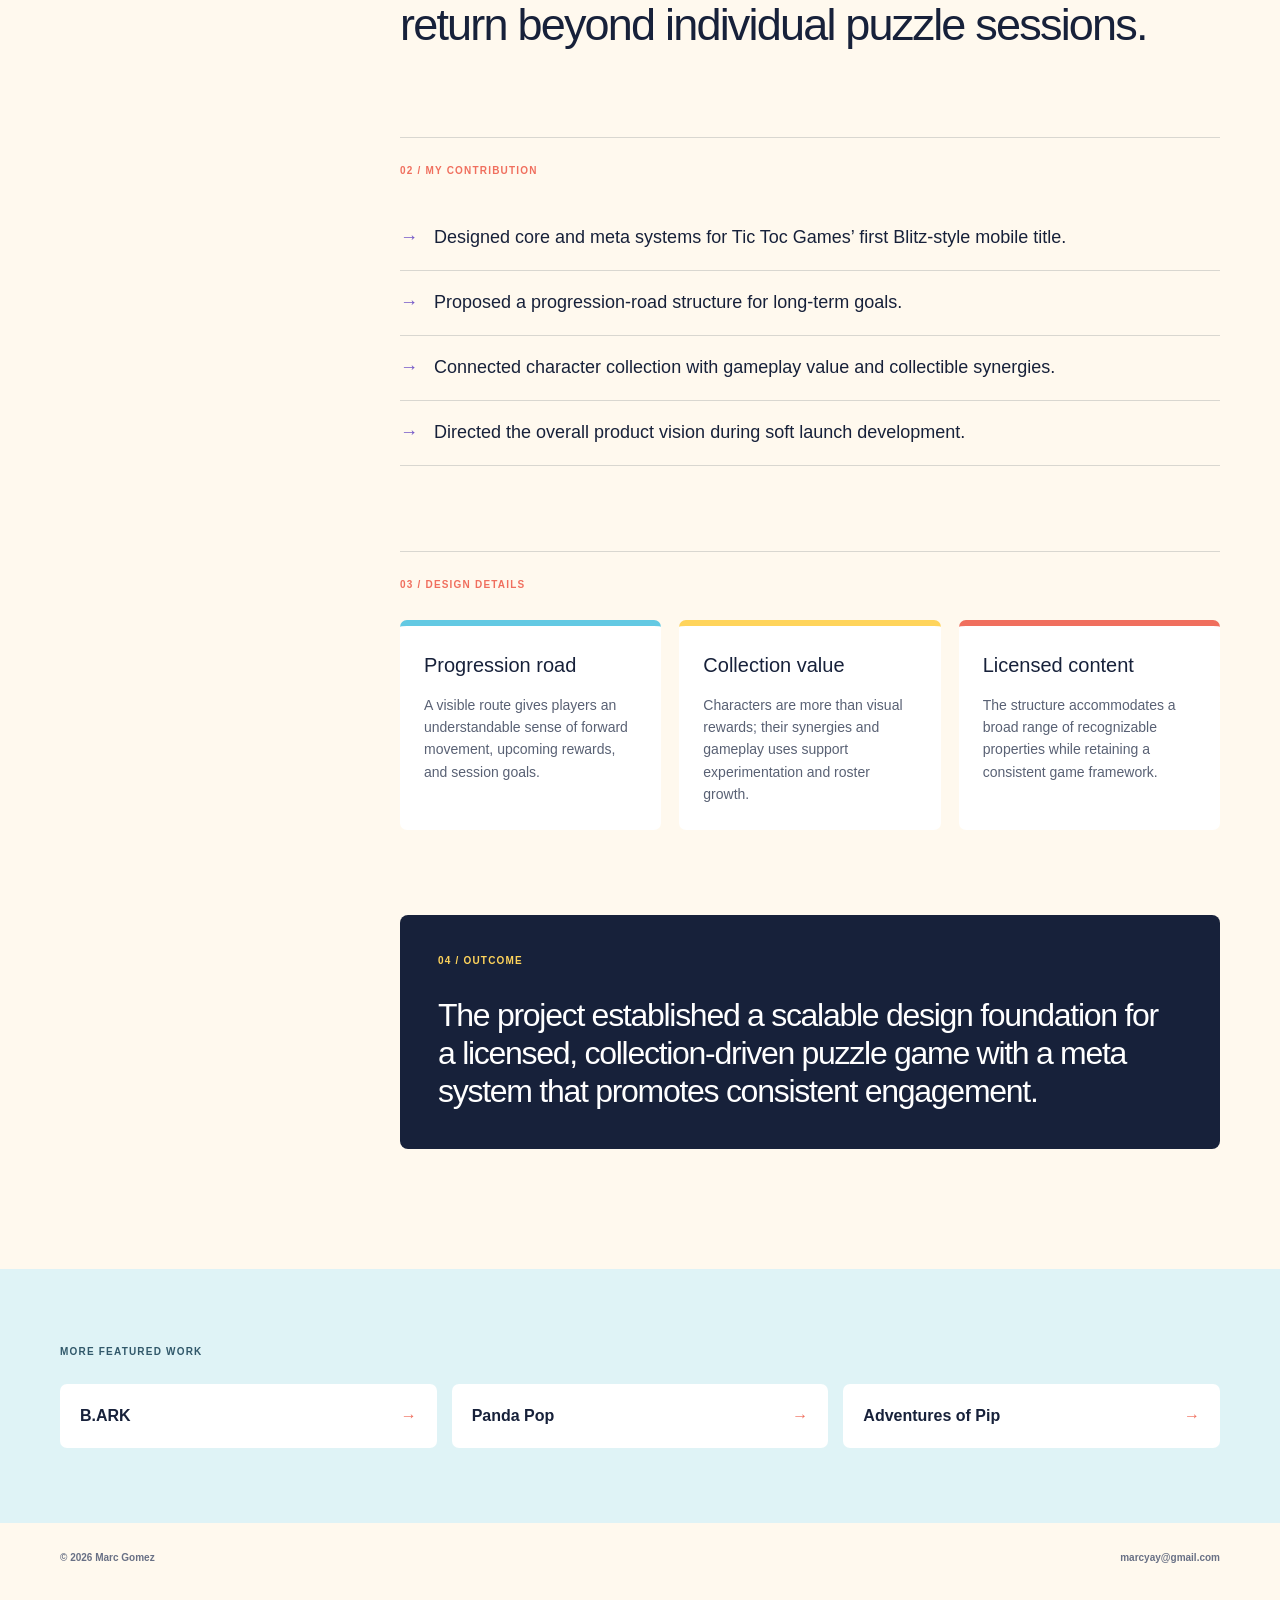
<file: projects/funko-pop-blitz/index.html>
<!DOCTYPE html><html lang="en"><head><meta charSet="utf-8"/><meta name="viewport" content="width=device-width, initial-scale=1"/><link rel="preload" href="/projects/funko.png" as="image"/><link rel="stylesheet" href="/assets/index-vRZvKCHO.css" data-rsc-css-href="/assets/index-vRZvKCHO.css" data-precedence="vite-rsc/importer-resources"/><link rel="modulepreload" href="/assets/layout-segment-context-CEGxXNlD.js" crossorigin=""/><link rel="modulepreload" href="/assets/rolldown-runtime-S-ySWqyJ.js" crossorigin=""/><link rel="modulepreload" href="/assets/index-BVW_uxQS.js" crossorigin=""/><link rel="modulepreload" href="/assets/framework-CXnKph_e.js" crossorigin=""/><link rel="modulepreload" href="/assets/analytics-DuMaOo_Z.js" crossorigin=""/><title>Funko Pop! Blitz — Marc Gomez | Marc Gomez</title><meta name="description" content="A collectible match game designed around recognizable characters, short sessions, and long-term collection goals."/><meta name="keywords" content="Marc Gomez,Creative Director,Lead Game Designer,Game Design,Mobile Games,Free-to-Play,Art Director,B.ARK,Panda Pop,Adventures of Pip"/><meta name="author" content="Marc Gomez"/><link rel="author" href="https://marcgomezgames.github.io"/><meta name="creator" content="Marc Gomez"/><meta name="robots" content="index, follow"/><meta property="og:title" content="Funko Pop! Blitz — Marc Gomez"/><meta property="og:description" content="A collectible match game designed around recognizable characters, short sessions, and long-term collection goals."/><meta property="og:image" content="https://marcgomezgames.github.io/projects/funko.png"/><meta name="twitter:card" content="summary_large_image"/><meta name="twitter:title" content="Funko Pop! Blitz — Marc Gomez"/><meta name="twitter:description" content="A collectible match game designed around recognizable characters, short sessions, and long-term collection goals."/><meta name="twitter:image" content="https://marcgomezgames.github.io/projects/funko.png"/><link rel="canonical" href="https://marcgomezgames.github.io/"/><script>self.__VINEXT_RSC_PARAMS__={"slug":"funko-pop-blitz"}</script><script>self.__VINEXT_RSC_NAV__={"pathname":"/projects/funko-pop-blitz/","searchParams":[]}</script><link rel="modulepreload" href="/assets/index-BVW_uxQS.js" />
</head><body><main class="case funko-pop-blitz"><header class="case-nav shell"><a href="/" class="case-id"><b>Marc Gomez</b><span>Creative Director &amp; Lead Game Designer</span></a><nav><a href="/#work">Featured Projects</a><a href="/#credits">Additional Projects</a><a href="/#about">About</a><a href="/#contact">Contact</a><a href="/Marc_Gomez_Resume_2026.pdf">Résumé ↗</a></nav></header><section class="case-hero shell"><a class="back" href="/#work">← All projects</a><p class="case-platform">iOS · Android · 2019</p><h1>Funko Pop! Blitz</h1><p class="case-role">Designer · Creative Director</p><p class="case-intro">A collectible match game designed around recognizable characters, short sessions, and long-term collection goals.</p></section><div class="case-image"><img src="/projects/funko.png" alt="Funko Pop! Blitz"/></div><section class="case-body shell"><aside><p>PROJECT</p><h2>Funko Pop! Blitz</h2><p>ROLE</p><h3>Designer · Creative Director</h3><p>PLATFORM</p><h3>iOS · Android · 2019</h3></aside><div class="case-content"><section><p class="case-label">01 / DESIGN CHALLENGE</p><h2>Support the appeal of collecting licensed Funko characters with a progression structure that gives players clear reasons to return beyond individual puzzle sessions.</h2></section><section><p class="case-label">02 / MY CONTRIBUTION</p><ul><li>Designed core and meta systems for Tic Toc Games’ first Blitz-style mobile title.</li><li>Proposed a progression-road structure for long-term goals.</li><li>Connected character collection with gameplay value and collectible synergies.</li><li>Directed the overall product vision during soft launch development.</li></ul></section><section><p class="case-label">03 / DESIGN DETAILS</p><div class="detail-grid"><article><h3>Progression road</h3><p>A visible route gives players an understandable sense of forward movement, upcoming rewards, and session goals.</p></article><article><h3>Collection value</h3><p>Characters are more than visual rewards; their synergies and gameplay uses support experimentation and roster growth.</p></article><article><h3>Licensed content</h3><p>The structure accommodates a broad range of recognizable properties while retaining a consistent game framework.</p></article></div></section><section class="outcome"><p class="case-label">04 / OUTCOME</p><h2>The project established a scalable design foundation for a licensed, collection-driven puzzle game with a meta system that promotes consistent engagement.</h2></section></div></section><section class="next-project"><div class="shell"><p>MORE FEATURED WORK</p><div><a href="/projects/bark/">B.ARK<b>→</b></a><a href="/projects/panda-pop/">Panda Pop<b>→</b></a><a href="/projects/adventures-of-pip/">Adventures of Pip<b>→</b></a></div></div></section><footer class="shell"><p>© 2026 Marc Gomez</p><a href="mailto:marcyay@gmail.com">marcyay@gmail.com</a></footer></main><script id="_R_">import("/assets/index-BVW_uxQS.js")</script></body></html><script>self.__VINEXT_RSC_CHUNKS__=self.__VINEXT_RSC_CHUNKS__||[];self.__VINEXT_RSC_CHUNKS__.push("2:I[\"491d67a9792c\",[],\"Children\",1]\n3:I[\"d4d09d4aa3d5\",[],\"Analytics\",1]\n4:I[\"cfee43ca1bc7\",[],\"LayoutSegmentProvider\",1]\n5:I[\"491d67a9792c\",[],\"Slot\",1]\n6:I[\"5b777958e3fd\",[],\"RedirectBoundary\",1]\n:HL[\"/assets/index-vRZvKCHO.css\",\"style\"]\n")</script><script>self.__VINEXT_RSC_CHUNKS__=self.__VINEXT_RSC_CHUNKS__||[];self.__VINEXT_RSC_CHUNKS__.push("0:{\"__route\":\"route:/projects/funko-pop-blitz/\",\"__interceptionContext\":null,\"__layoutIds\":[\"layout:/\"],\"__rootLayout\":\"/\",\"page:/projects/funko-pop-blitz/\":\"$L1\",\"layout:/\":[[[[\"$\",\"link\",\"css:/assets/index-vRZvKCHO.css\",{\"rel\":\"stylesheet\",\"precedence\":\"vite-rsc/importer-resources\",\"href\":\"/assets/index-vRZvKCHO.css\",\"data-rsc-css-href\":\"/assets/index-vRZvKCHO.css\"}],\"$undefined\"],[\"$\",\"html\",null,{\"lang\":\"en\",\"children\":[\"$\",\"body\",null,{\"children\":[[\"$\",\"$L2\",null,{}],[\"$\",\"$L3\",null,{}]]}]}]],null],\"route:/projects/funko-pop-blitz/\":[[[\"$\",\"meta\",null,{\"charSet\":\"utf-8\"}],[[\"$\",\"title\",\"0\",{\"children\":\"Funko Pop! Blitz — Marc Gomez | Marc Gomez\"}],[\"$\",\"meta\",\"1\",{\"name\":\"description\",\"content\":\"A collectible match game designed around recognizable characters, short sessions, and long-term collection goals.\"}],[\"$\",\"meta\",\"2\",{\"name\":\"keywords\",\"content\":\"Marc Gomez,Creative Director,Lead Game Designer,Game Design,Mobile Games,Free-to-Play,Art Director,B.ARK,Panda Pop,Adventures of Pip\"}],[\"$\",\"meta\",\"3\",{\"name\":\"author\",\"content\":\"Marc Gomez\"}],[\"$\",\"link\",\"4\",{\"rel\":\"author\",\"href\":\"https://marcgomezgames.github.io\"}],[\"$\",\"meta\",\"5\",{\"name\":\"creator\",\"content\":\"Marc Gomez\"}],[\"$\",\"meta\",\"6\",{\"name\":\"robots\",\"content\":\"index, follow\"}],[\"$\",\"meta\",\"7\",{\"property\":\"og:title\",\"content\":\"Funko Pop! Blitz — Marc Gomez\"}],[\"$\",\"meta\",\"8\",{\"property\":\"og:description\",\"content\":\"A collectible match game designed around recognizable characters, short sessions, and long-term collection goals.\"}],[\"$\",\"meta\",\"9\",{\"property\":\"og:image\",\"content\":\"https://marcgomezgames.github.io/projects/funko.png\"}],[\"$\",\"meta\",\"10\",{\"name\":\"twitter:card\",\"content\":\"summary_large_image\"}],[\"$\",\"meta\",\"11\",{\"name\":\"twitter:title\",\"content\":\"Funko Pop! Blitz — Marc Gomez\"}],[\"$\",\"meta\",\"12\",{\"name\":\"twitter:description\",\"content\":\"A collectible match game designed around recognizable characters, short sessions, and long-term collection goals.\"}],[\"$\",\"meta\",\"13\",{\"name\":\"twitter:image\",\"content\":\"https://marcgomezgames.github.io/projects/funko.png\"}],[\"$\",\"link\",\"14\",{\"rel\":\"canonical\",\"href\":\"https://marcgomezgames.github.io/\"}]],[[\"$\",\"meta\",\"0\",{\"name\":\"viewport\",\"content\":\"width=device-width, initial-scale=1\"}]]],[\"$\",\"$L4\",null,{\"segmentMap\":{\"children\":[\"projects\",\"funko-pop-blitz\"]},\"children\":[\"$\",\"$L5\",null,{\"id\":\"layout:/\",\"parallelSlots\":\"$undefined\",\"children\":[\"$\",\"$L6\",null,{\"children\":[\"$\",\"$L4\",null,{\"segmentMap\":{\"children\":[]},\"children\":[\"$\",\"$L5\",null,{\"id\":\"page:/projects/funko-pop-blitz/\"}]}]}]}]}]],\"__layoutFlags\":{\"layout:/\":\"s\"},\"__artifactCompatibility\":{\"schemaVersion\":1,\"graphVersion\":\"app-route-graph:1qwkg0fwiimno\",\"deploymentVersion\":\"ea9d1d88-cbc5-4e6a-bf60-95cdc4b69951\",\"appElementsSchemaVersion\":1,\"rscPayloadSchemaVersion\":1,\"rootBoundaryId\":\"/\",\"renderEpoch\":null}}\n")</script><script>self.__VINEXT_RSC_CHUNKS__=self.__VINEXT_RSC_CHUNKS__||[];self.__VINEXT_RSC_CHUNKS__.push(":HL[\"/projects/funko.png\",\"image\"]\n")</script><script>self.__VINEXT_RSC_CHUNKS__=self.__VINEXT_RSC_CHUNKS__||[];self.__VINEXT_RSC_CHUNKS__.push("1:[\"$\",\"main\",null,{\"className\":\"case funko-pop-blitz\",\"children\":[[\"$\",\"header\",null,{\"className\":\"case-nav shell\",\"children\":[[\"$\",\"a\",null,{\"href\":\"/\",\"className\":\"case-id\",\"children\":[[\"$\",\"b\",null,{\"children\":\"Marc Gomez\"}],[\"$\",\"span\",null,{\"children\":\"Creative Director \u0026 Lead Game Designer\"}]]}],[\"$\",\"nav\",null,{\"children\":[[\"$\",\"a\",null,{\"href\":\"/#work\",\"children\":\"Featured Projects\"}],[\"$\",\"a\",null,{\"href\":\"/#credits\",\"children\":\"Additional Projects\"}],[\"$\",\"a\",null,{\"href\":\"/#about\",\"children\":\"About\"}],[\"$\",\"a\",null,{\"href\":\"/#contact\",\"children\":\"Contact\"}],[\"$\",\"a\",null,{\"href\":\"/Marc_Gomez_Resume_2026.pdf\",\"children\":\"Résumé ↗\"}]]}]]}],[\"$\",\"section\",null,{\"className\":\"case-hero shell\",\"children\":[[\"$\",\"a\",null,{\"className\":\"back\",\"href\":\"/#work\",\"children\":\"← All projects\"}],[\"$\",\"p\",null,{\"className\":\"case-platform\",\"children\":\"iOS · Android · 2019\"}],[\"$\",\"h1\",null,{\"children\":\"Funko Pop! Blitz\"}],[\"$\",\"p\",null,{\"className\":\"case-role\",\"children\":\"Designer · Creative Director\"}],[\"$\",\"p\",null,{\"className\":\"case-intro\",\"children\":\"A collectible match game designed around recognizable characters, short sessions, and long-term collection goals.\"}]]}],[\"$\",\"div\",null,{\"className\":\"case-image\",\"children\":[\"$\",\"img\",null,{\"src\":\"/projects/funko.png\",\"alt\":\"Funko Pop! Blitz\"}]}],[\"$\",\"section\",null,{\"className\":\"case-body shell\",\"children\":[[\"$\",\"aside\",null,{\"children\":[[\"$\",\"p\",null,{\"children\":\"PROJECT\"}],[\"$\",\"h2\",null,{\"children\":\"Funko Pop! Blitz\"}],[\"$\",\"p\",null,{\"children\":\"ROLE\"}],[\"$\",\"h3\",null,{\"children\":\"Designer · Creative Director\"}],[\"$\",\"p\",null,{\"children\":\"PLATFORM\"}],[\"$\",\"h3\",null,{\"children\":\"iOS · Android · 2019\"}]]}],[\"$\",\"div\",null,{\"className\":\"case-content\",\"children\":[[\"$\",\"section\",null,{\"children\":[[\"$\",\"p\",null,{\"className\":\"case-label\",\"children\":\"01 / DESIGN CHALLENGE\"}],[\"$\",\"h2\",null,{\"children\":\"Support the appeal of collecting licensed Funko characters with a progression structure that gives players clear reasons to return beyond individual puzzle sessions.\"}]]}],[\"$\",\"section\",null,{\"children\":[[\"$\",\"p\",null,{\"className\":\"case-label\",\"children\":\"02 / MY CONTRIBUTION\"}],[\"$\",\"ul\",null,{\"children\":[[\"$\",\"li\",\"Designed core and meta systems for Tic Toc Games’ first Blitz-style mobile title.\",{\"children\":\"Designed core and meta systems for Tic Toc Games’ first Blitz-style mobile title.\"}],[\"$\",\"li\",\"Proposed a progression-road structure for long-term goals.\",{\"children\":\"Proposed a progression-road structure for long-term goals.\"}],[\"$\",\"li\",\"Connected character collection with gameplay value and collectible synergies.\",{\"children\":\"Connected character collection with gameplay value and collectible synergies.\"}],[\"$\",\"li\",\"Directed the overall product vision during soft launch development.\",{\"children\":\"Directed the overall product vision during soft launch development.\"}]]}]]}],[\"$\",\"section\",null,{\"children\":[[\"$\",\"p\",null,{\"className\":\"case-label\",\"children\":\"03 / DESIGN DETAILS\"}],[\"$\",\"div\",null,{\"className\":\"detail-grid\",\"children\":[[\"$\",\"article\",\"Progression road\",{\"children\":[[\"$\",\"h3\",null,{\"children\":\"Progression road\"}],[\"$\",\"p\",null,{\"children\":\"A visible route gives players an understandable sense of forward movement, upcoming rewards, and session goals.\"}]]}],[\"$\",\"article\",\"Collection value\",{\"children\":[[\"$\",\"h3\",null,{\"children\":\"Collection value\"}],[\"$\",\"p\",null,{\"children\":\"Characters are more than visual rewards; their synergies and gameplay uses support experimentation and roster growth.\"}]]}],[\"$\",\"article\",\"Licensed content\",{\"children\":[[\"$\",\"h3\",null,{\"children\":\"Licensed content\"}],[\"$\",\"p\",null,{\"children\":\"The structure accommodates a broad range of recognizable properties while retaining a consistent game framework.\"}]]}]]}]]}],[\"$\",\"section\",null,{\"className\":\"outcome\",\"children\":[[\"$\",\"p\",null,{\"className\":\"case-label\",\"children\":\"04 / OUTCOME\"}],[\"$\",\"h2\",null,{\"children\":\"The project established a scalable design foundation for a licensed, collection-driven puzzle game with a meta system that promotes consistent engagement.\"}]]}]]}]]}],[\"$\",\"section\",null,{\"className\":\"next-project\",\"children\":[\"$\",\"div\",null,{\"className\":\"shell\",\"children\":[[\"$\",\"p\",null,{\"children\":\"MORE FEATURED WORK\"}],[\"$\",\"div\",null,{\"children\":[[\"$\",\"a\",\"bark\",{\"href\":\"/projects/bark/\",\"children\":[\"B.ARK\",\"$L7\"]}],\"$L8\",\"$L9\"]}]]}]}],\"$La\"]}]\n")</script><script>self.__VINEXT_RSC_CHUNKS__=self.__VINEXT_RSC_CHUNKS__||[];self.__VINEXT_RSC_CHUNKS__.push("7:[\"$\",\"b\",null,{\"children\":\"→\"}]\n8:[\"$\",\"a\",\"panda-pop\",{\"href\":\"/projects/panda-pop/\",\"children\":[\"Panda Pop\",[\"$\",\"b\",null,{\"children\":\"→\"}]]}]\n9:[\"$\",\"a\",\"adventures-of-pip\",{\"href\":\"/projects/adventures-of-pip/\",\"children\":[\"Adventures of Pip\",[\"$\",\"b\",null,{\"children\":\"→\"}]]}]\na:[\"$\",\"footer\",null,{\"className\":\"shell\",\"children\":[[\"$\",\"p\",null,{\"children\":\"© 2026 Marc Gomez\"}],[\"$\",\"a\",null,{\"href\":\"mailto:marcyay@gmail.com\",\"children\":\"marcyay@gmail.com\"}]]}]\n")</script><script>self.__VINEXT_RSC_DONE__=true</script>
</file>
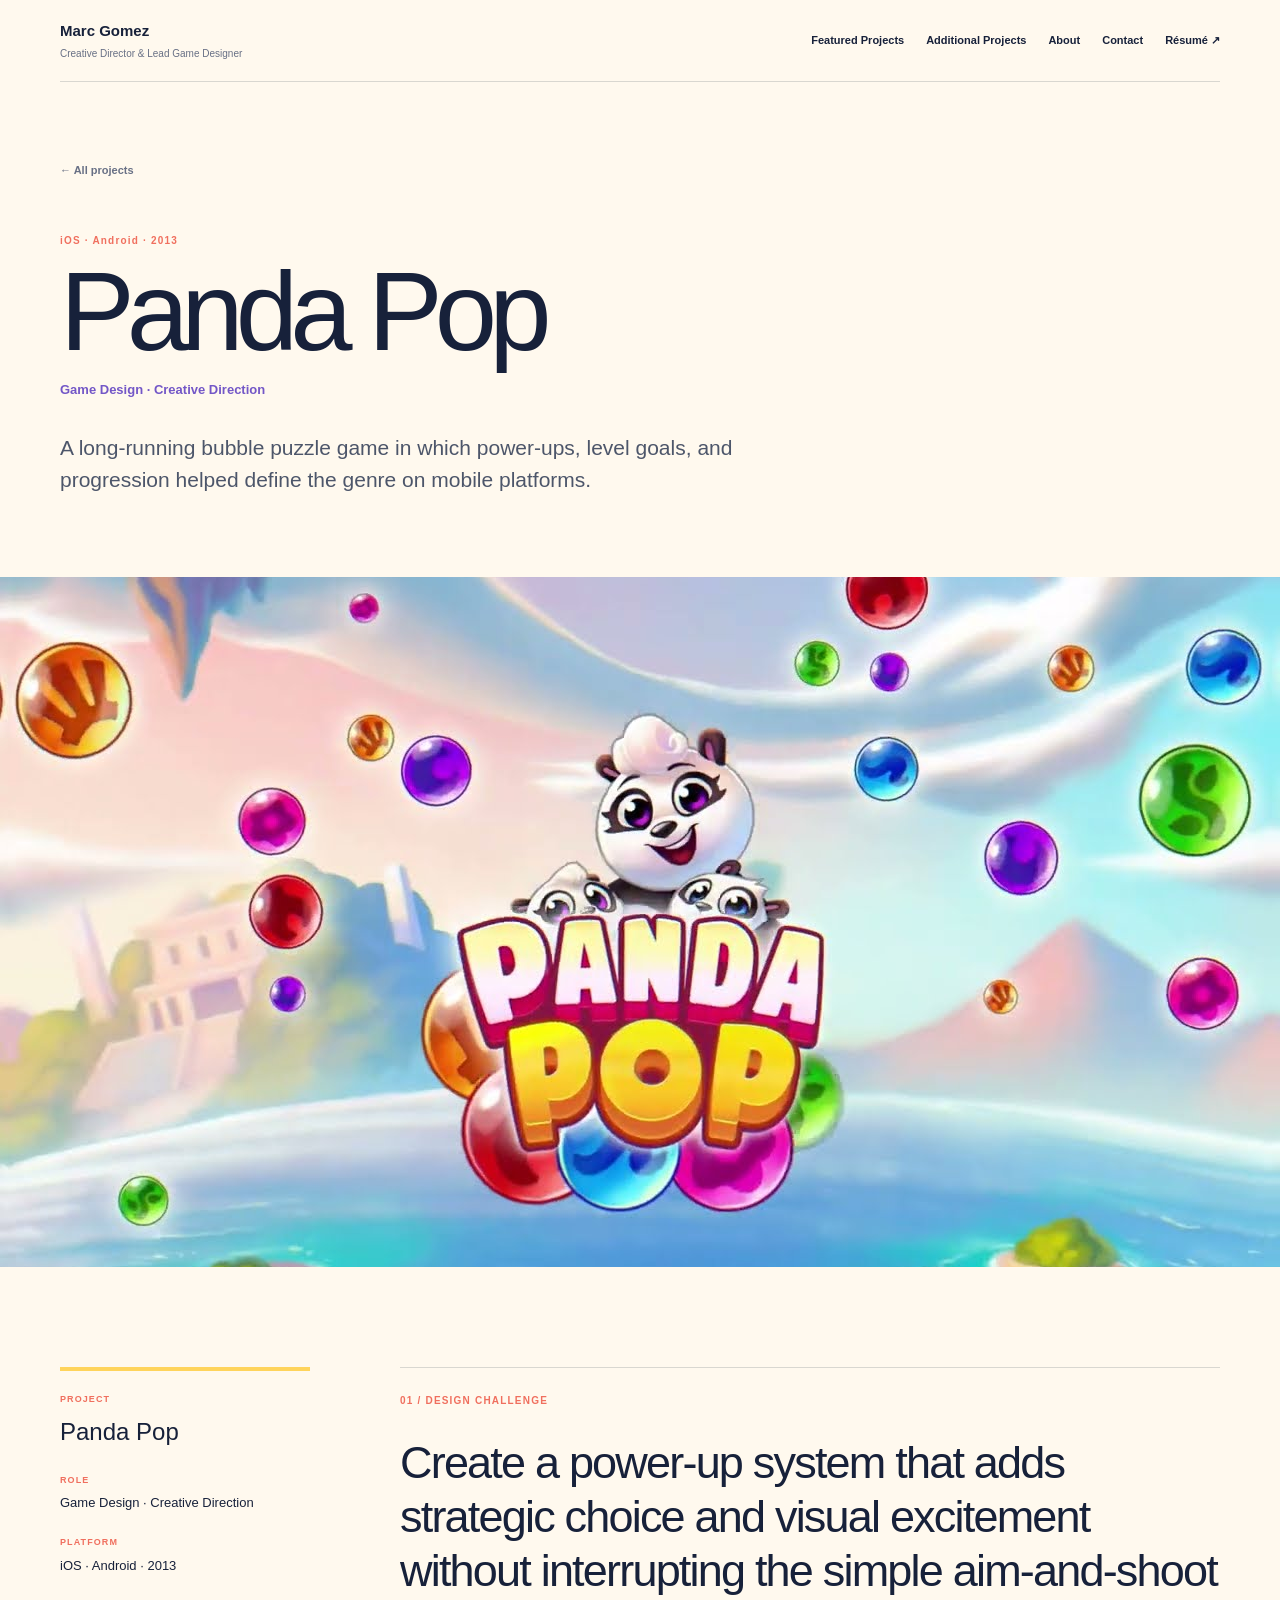
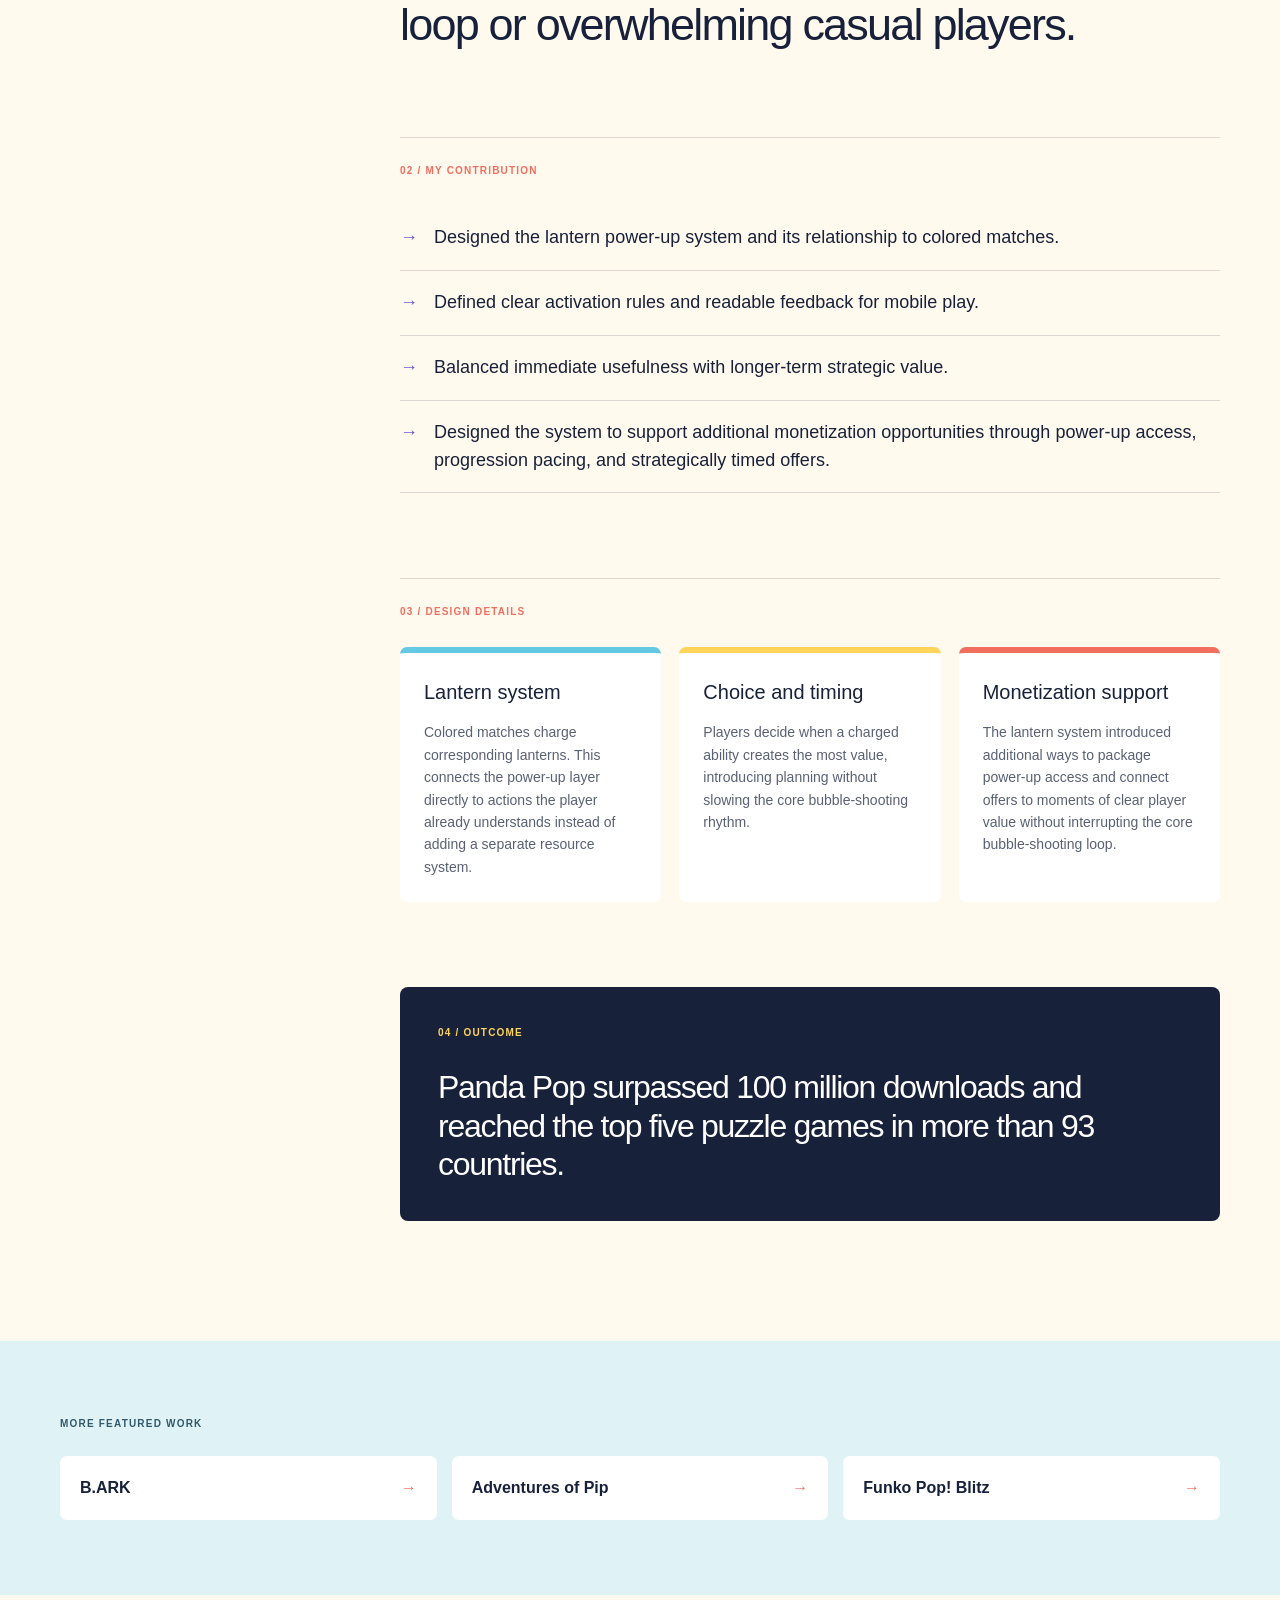
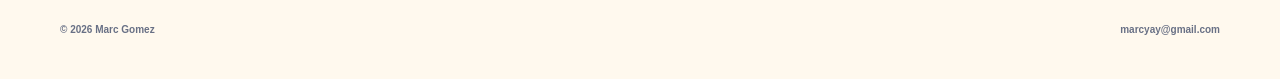
<file: projects/panda-pop/index.html>
<!DOCTYPE html><html lang="en"><head><meta charSet="utf-8"/><meta name="viewport" content="width=device-width, initial-scale=1"/><link rel="preload" href="/projects/panda-banner-local.jpg" as="image"/><link rel="stylesheet" href="/assets/index-vRZvKCHO.css" data-rsc-css-href="/assets/index-vRZvKCHO.css" data-precedence="vite-rsc/importer-resources"/><link rel="modulepreload" href="/assets/layout-segment-context-CEGxXNlD.js" crossorigin=""/><link rel="modulepreload" href="/assets/rolldown-runtime-S-ySWqyJ.js" crossorigin=""/><link rel="modulepreload" href="/assets/index-BVW_uxQS.js" crossorigin=""/><link rel="modulepreload" href="/assets/framework-CXnKph_e.js" crossorigin=""/><link rel="modulepreload" href="/assets/analytics-DuMaOo_Z.js" crossorigin=""/><title>Panda Pop — Marc Gomez | Marc Gomez</title><meta name="description" content="A long-running bubble puzzle game in which power-ups, level goals, and progression remain immediately understandable on a small screen."/><meta name="keywords" content="Marc Gomez,Creative Director,Lead Game Designer,Game Design,Mobile Games,Free-to-Play,Art Director,B.ARK,Panda Pop,Adventures of Pip"/><meta name="author" content="Marc Gomez"/><link rel="author" href="https://marcgomezgames.github.io"/><meta name="creator" content="Marc Gomez"/><meta name="robots" content="index, follow"/><meta property="og:title" content="Panda Pop — Marc Gomez"/><meta property="og:description" content="A long-running bubble puzzle game in which power-ups, level goals, and progression remain immediately understandable on a small screen."/><meta property="og:image" content="https://marcgomezgames.github.io/projects/panda-overview-local.jpg"/><meta name="twitter:card" content="summary_large_image"/><meta name="twitter:title" content="Panda Pop — Marc Gomez"/><meta name="twitter:description" content="A long-running bubble puzzle game in which power-ups, level goals, and progression remain immediately understandable on a small screen."/><meta name="twitter:image" content="https://marcgomezgames.github.io/projects/panda-overview-local.jpg"/><link rel="canonical" href="https://marcgomezgames.github.io/"/><script>self.__VINEXT_RSC_PARAMS__={"slug":"panda-pop"}</script><script>self.__VINEXT_RSC_NAV__={"pathname":"/projects/panda-pop/","searchParams":[]}</script><link rel="modulepreload" href="/assets/index-BVW_uxQS.js" />
</head><body><main class="case panda-pop"><header class="case-nav shell"><a href="/" class="case-id"><b>Marc Gomez</b><span>Creative Director &amp; Lead Game Designer</span></a><nav><a href="/#work">Featured Projects</a><a href="/#credits">Additional Projects</a><a href="/#about">About</a><a href="/#contact">Contact</a><a href="/Marc_Gomez_Resume_2026.pdf">Résumé ↗</a></nav></header><section class="case-hero shell"><a class="back" href="/#work">← All projects</a><p class="case-platform">iOS · Android · 2013</p><h1>Panda Pop</h1><p class="case-role">Game Design · Creative Direction</p><p class="case-intro">A long-running bubble puzzle game in which power-ups, level goals, and progression helped define the genre on mobile platforms.</p></section><div class="case-image"><img src="/projects/panda-banner-local.jpg" alt="Panda Pop"/></div><section class="case-body shell"><aside><p>PROJECT</p><h2>Panda Pop</h2><p>ROLE</p><h3>Game Design · Creative Direction</h3><p>PLATFORM</p><h3>iOS · Android · 2013</h3></aside><div class="case-content"><section><p class="case-label">01 / DESIGN CHALLENGE</p><h2>Create a power-up system that adds strategic choice and visual excitement without interrupting the simple aim-and-shoot loop or overwhelming casual players.</h2></section><section><p class="case-label">02 / MY CONTRIBUTION</p><ul><li>Designed the lantern power-up system and its relationship to colored matches.</li><li>Defined clear activation rules and readable feedback for mobile play.</li><li>Balanced immediate usefulness with longer-term strategic value.</li><li>Designed the system to support additional monetization opportunities through power-up access, progression pacing, and strategically timed offers.</li></ul></section><section><p class="case-label">03 / DESIGN DETAILS</p><div class="detail-grid"><article><h3>Lantern system</h3><p>Colored matches charge corresponding lanterns. This connects the power-up layer directly to actions the player already understands instead of adding a separate resource system.</p></article><article><h3>Choice and timing</h3><p>Players decide when a charged ability creates the most value, introducing planning without slowing the core bubble-shooting rhythm.</p></article><article><h3>Monetization support</h3><p>The lantern system introduced additional ways to package power-up access and connect offers to moments of clear player value without interrupting the core bubble-shooting loop.</p></article></div></section><section class="outcome"><p class="case-label">04 / OUTCOME</p><h2>Panda Pop surpassed 100 million downloads and reached the top five puzzle games in more than 93 countries.</h2></section></div></section><section class="next-project"><div class="shell"><p>MORE FEATURED WORK</p><div><a href="/projects/bark/">B.ARK<b>→</b></a><a href="/projects/adventures-of-pip/">Adventures of Pip<b>→</b></a><a href="/projects/funko-pop-blitz/">Funko Pop! Blitz<b>→</b></a></div></div></section><footer class="shell"><p>© 2026 Marc Gomez</p><a href="mailto:marcyay@gmail.com">marcyay@gmail.com</a></footer></main><script id="_R_">import("/assets/index-BVW_uxQS.js")</script></body></html><script>self.__VINEXT_RSC_CHUNKS__=self.__VINEXT_RSC_CHUNKS__||[];self.__VINEXT_RSC_CHUNKS__.push("2:I[\"491d67a9792c\",[],\"Children\",1]\n3:I[\"d4d09d4aa3d5\",[],\"Analytics\",1]\n4:I[\"cfee43ca1bc7\",[],\"LayoutSegmentProvider\",1]\n5:I[\"491d67a9792c\",[],\"Slot\",1]\n6:I[\"5b777958e3fd\",[],\"RedirectBoundary\",1]\n:HL[\"/assets/index-vRZvKCHO.css\",\"style\"]\n")</script><script>self.__VINEXT_RSC_CHUNKS__=self.__VINEXT_RSC_CHUNKS__||[];self.__VINEXT_RSC_CHUNKS__.push("0:{\"__route\":\"route:/projects/panda-pop/\",\"__interceptionContext\":null,\"__layoutIds\":[\"layout:/\"],\"__rootLayout\":\"/\",\"page:/projects/panda-pop/\":\"$L1\",\"layout:/\":[[[[\"$\",\"link\",\"css:/assets/index-vRZvKCHO.css\",{\"rel\":\"stylesheet\",\"precedence\":\"vite-rsc/importer-resources\",\"href\":\"/assets/index-vRZvKCHO.css\",\"data-rsc-css-href\":\"/assets/index-vRZvKCHO.css\"}],\"$undefined\"],[\"$\",\"html\",null,{\"lang\":\"en\",\"children\":[\"$\",\"body\",null,{\"children\":[[\"$\",\"$L2\",null,{}],[\"$\",\"$L3\",null,{}]]}]}]],null],\"route:/projects/panda-pop/\":[[[\"$\",\"meta\",null,{\"charSet\":\"utf-8\"}],[[\"$\",\"title\",\"0\",{\"children\":\"Panda Pop — Marc Gomez | Marc Gomez\"}],[\"$\",\"meta\",\"1\",{\"name\":\"description\",\"content\":\"A long-running bubble puzzle game in which power-ups, level goals, and progression remain immediately understandable on a small screen.\"}],[\"$\",\"meta\",\"2\",{\"name\":\"keywords\",\"content\":\"Marc Gomez,Creative Director,Lead Game Designer,Game Design,Mobile Games,Free-to-Play,Art Director,B.ARK,Panda Pop,Adventures of Pip\"}],[\"$\",\"meta\",\"3\",{\"name\":\"author\",\"content\":\"Marc Gomez\"}],[\"$\",\"link\",\"4\",{\"rel\":\"author\",\"href\":\"https://marcgomezgames.github.io\"}],[\"$\",\"meta\",\"5\",{\"name\":\"creator\",\"content\":\"Marc Gomez\"}],[\"$\",\"meta\",\"6\",{\"name\":\"robots\",\"content\":\"index, follow\"}],[\"$\",\"meta\",\"7\",{\"property\":\"og:title\",\"content\":\"Panda Pop — Marc Gomez\"}],[\"$\",\"meta\",\"8\",{\"property\":\"og:description\",\"content\":\"A long-running bubble puzzle game in which power-ups, level goals, and progression remain immediately understandable on a small screen.\"}],[\"$\",\"meta\",\"9\",{\"property\":\"og:image\",\"content\":\"https://marcgomezgames.github.io/projects/panda-overview-local.jpg\"}],[\"$\",\"meta\",\"10\",{\"name\":\"twitter:card\",\"content\":\"summary_large_image\"}],[\"$\",\"meta\",\"11\",{\"name\":\"twitter:title\",\"content\":\"Panda Pop — Marc Gomez\"}],[\"$\",\"meta\",\"12\",{\"name\":\"twitter:description\",\"content\":\"A long-running bubble puzzle game in which power-ups, level goals, and progression remain immediately understandable on a small screen.\"}],[\"$\",\"meta\",\"13\",{\"name\":\"twitter:image\",\"content\":\"https://marcgomezgames.github.io/projects/panda-overview-local.jpg\"}],[\"$\",\"link\",\"14\",{\"rel\":\"canonical\",\"href\":\"https://marcgomezgames.github.io/\"}]],[[\"$\",\"meta\",\"0\",{\"name\":\"viewport\",\"content\":\"width=device-width, initial-scale=1\"}]]],[\"$\",\"$L4\",null,{\"segmentMap\":{\"children\":[\"projects\",\"panda-pop\"]},\"children\":[\"$\",\"$L5\",null,{\"id\":\"layout:/\",\"parallelSlots\":\"$undefined\",\"children\":[\"$\",\"$L6\",null,{\"children\":[\"$\",\"$L4\",null,{\"segmentMap\":{\"children\":[]},\"children\":[\"$\",\"$L5\",null,{\"id\":\"page:/projects/panda-pop/\"}]}]}]}]}]],\"__layoutFlags\":{\"layout:/\":\"s\"},\"__artifactCompatibility\":{\"schemaVersion\":1,\"graphVersion\":\"app-route-graph:1qwkg0fwiimno\",\"deploymentVersion\":\"ea9d1d88-cbc5-4e6a-bf60-95cdc4b69951\",\"appElementsSchemaVersion\":1,\"rscPayloadSchemaVersion\":1,\"rootBoundaryId\":\"/\",\"renderEpoch\":null}}\n")</script><script>self.__VINEXT_RSC_CHUNKS__=self.__VINEXT_RSC_CHUNKS__||[];self.__VINEXT_RSC_CHUNKS__.push(":HL[\"/projects/panda-banner-local.jpg\",\"image\"]\n")</script><script>self.__VINEXT_RSC_CHUNKS__=self.__VINEXT_RSC_CHUNKS__||[];self.__VINEXT_RSC_CHUNKS__.push("1:[\"$\",\"main\",null,{\"className\":\"case panda-pop\",\"children\":[[\"$\",\"header\",null,{\"className\":\"case-nav shell\",\"children\":[[\"$\",\"a\",null,{\"href\":\"/\",\"className\":\"case-id\",\"children\":[[\"$\",\"b\",null,{\"children\":\"Marc Gomez\"}],[\"$\",\"span\",null,{\"children\":\"Creative Director \u0026 Lead Game Designer\"}]]}],[\"$\",\"nav\",null,{\"children\":[[\"$\",\"a\",null,{\"href\":\"/#work\",\"children\":\"Featured Projects\"}],[\"$\",\"a\",null,{\"href\":\"/#credits\",\"children\":\"Additional Projects\"}],[\"$\",\"a\",null,{\"href\":\"/#about\",\"children\":\"About\"}],[\"$\",\"a\",null,{\"href\":\"/#contact\",\"children\":\"Contact\"}],[\"$\",\"a\",null,{\"href\":\"/Marc_Gomez_Resume_2026.pdf\",\"children\":\"Résumé ↗\"}]]}]]}],[\"$\",\"section\",null,{\"className\":\"case-hero shell\",\"children\":[[\"$\",\"a\",null,{\"className\":\"back\",\"href\":\"/#work\",\"children\":\"← All projects\"}],[\"$\",\"p\",null,{\"className\":\"case-platform\",\"children\":\"iOS · Android · 2013\"}],[\"$\",\"h1\",null,{\"children\":\"Panda Pop\"}],[\"$\",\"p\",null,{\"className\":\"case-role\",\"children\":\"Game Design · Creative Direction\"}],[\"$\",\"p\",null,{\"className\":\"case-intro\",\"children\":\"A long-running bubble puzzle game in which power-ups, level goals, and progression helped define the genre on mobile platforms.\"}]]}],[\"$\",\"div\",null,{\"className\":\"case-image\",\"children\":[\"$\",\"img\",null,{\"src\":\"/projects/panda-banner-local.jpg\",\"alt\":\"Panda Pop\"}]}],[\"$\",\"section\",null,{\"className\":\"case-body shell\",\"children\":[[\"$\",\"aside\",null,{\"children\":[[\"$\",\"p\",null,{\"children\":\"PROJECT\"}],[\"$\",\"h2\",null,{\"children\":\"Panda Pop\"}],[\"$\",\"p\",null,{\"children\":\"ROLE\"}],[\"$\",\"h3\",null,{\"children\":\"Game Design · Creative Direction\"}],[\"$\",\"p\",null,{\"children\":\"PLATFORM\"}],[\"$\",\"h3\",null,{\"children\":\"iOS · Android · 2013\"}]]}],[\"$\",\"div\",null,{\"className\":\"case-content\",\"children\":[[\"$\",\"section\",null,{\"children\":[[\"$\",\"p\",null,{\"className\":\"case-label\",\"children\":\"01 / DESIGN CHALLENGE\"}],[\"$\",\"h2\",null,{\"children\":\"Create a power-up system that adds strategic choice and visual excitement without interrupting the simple aim-and-shoot loop or overwhelming casual players.\"}]]}],[\"$\",\"section\",null,{\"children\":[[\"$\",\"p\",null,{\"className\":\"case-label\",\"children\":\"02 / MY CONTRIBUTION\"}],[\"$\",\"ul\",null,{\"children\":[[\"$\",\"li\",\"Designed the lantern power-up system and its relationship to colored matches.\",{\"children\":\"Designed the lantern power-up system and its relationship to colored matches.\"}],[\"$\",\"li\",\"Defined clear activation rules and readable feedback for mobile play.\",{\"children\":\"Defined clear activation rules and readable feedback for mobile play.\"}],[\"$\",\"li\",\"Balanced immediate usefulness with longer-term strategic value.\",{\"children\":\"Balanced immediate usefulness with longer-term strategic value.\"}],[\"$\",\"li\",\"Worked within an established live puzzle framework designed for frequent content updates.\",{\"children\":\"Designed the system to support additional monetization opportunities through power-up access, progression pacing, and strategically timed offers.\"}]]}]]}],[\"$\",\"section\",null,{\"children\":[[\"$\",\"p\",null,{\"className\":\"case-label\",\"children\":\"03 / DESIGN DETAILS\"}],[\"$\",\"div\",null,{\"className\":\"detail-grid\",\"children\":[[\"$\",\"article\",\"Lantern system\",{\"children\":[[\"$\",\"h3\",null,{\"children\":\"Lantern system\"}],[\"$\",\"p\",null,{\"children\":\"Colored matches charge corresponding lanterns. This connects the power-up layer directly to actions the player already understands instead of adding a separate resource system.\"}]]}],[\"$\",\"article\",\"Choice and timing\",{\"children\":[[\"$\",\"h3\",null,{\"children\":\"Choice and timing\"}],[\"$\",\"p\",null,{\"children\":\"Players decide when a charged ability creates the most value, introducing planning without slowing the core bubble-shooting rhythm.\"}]]}],[\"$\",\"article\",\"Mobile clarity\",{\"children\":[[\"$\",\"h3\",null,{\"children\":\"Monetization support\"}],[\"$\",\"p\",null,{\"children\":\"The lantern system introduced additional ways to package power-up access and connect offers to moments of clear player value without interrupting the core bubble-shooting loop.\"}]]}]]}]]}],[\"$\",\"section\",null,{\"className\":\"outcome\",\"children\":[[\"$\",\"p\",null,{\"className\":\"case-label\",\"children\":\"04 / OUTCOME\"}],[\"$\",\"h2\",null,{\"children\":\"Panda Pop surpassed 100 million downloads and reached the top five puzzle games in more than 93 countries.\"}]]}]]}]]}],\"$L7\",\"$L8\"]}]\n")</script><script>self.__VINEXT_RSC_CHUNKS__=self.__VINEXT_RSC_CHUNKS__||[];self.__VINEXT_RSC_CHUNKS__.push("7:[\"$\",\"section\",null,{\"className\":\"next-project\",\"children\":[\"$\",\"div\",null,{\"className\":\"shell\",\"children\":[[\"$\",\"p\",null,{\"children\":\"MORE FEATURED WORK\"}],[\"$\",\"div\",null,{\"children\":[[\"$\",\"a\",\"bark\",{\"href\":\"/projects/bark/\",\"children\":[\"B.ARK\",[\"$\",\"b\",null,{\"children\":\"→\"}]]}],[\"$\",\"a\",\"adventures-of-pip\",{\"href\":\"/projects/adventures-of-pip/\",\"children\":[\"Adventures of Pip\",[\"$\",\"b\",null,{\"children\":\"→\"}]]}],[\"$\",\"a\",\"funko-pop-blitz\",{\"href\":\"/projects/funko-pop-blitz/\",\"children\":[\"Funko Pop! Blitz\",[\"$\",\"b\",null,{\"children\":\"→\"}]]}]]}]]}]}]\n8:[\"$\",\"footer\",null,{\"className\":\"shell\",\"children\":[[\"$\",\"p\",null,{\"children\":\"© 2026 Marc Gomez\"}],[\"$\",\"a\",null,{\"href\":\"mailto:marcyay@gmail.com\",\"children\":\"marcyay@gmail.com\"}]]}]\n")</script><script>self.__VINEXT_RSC_DONE__=true</script>
</file>
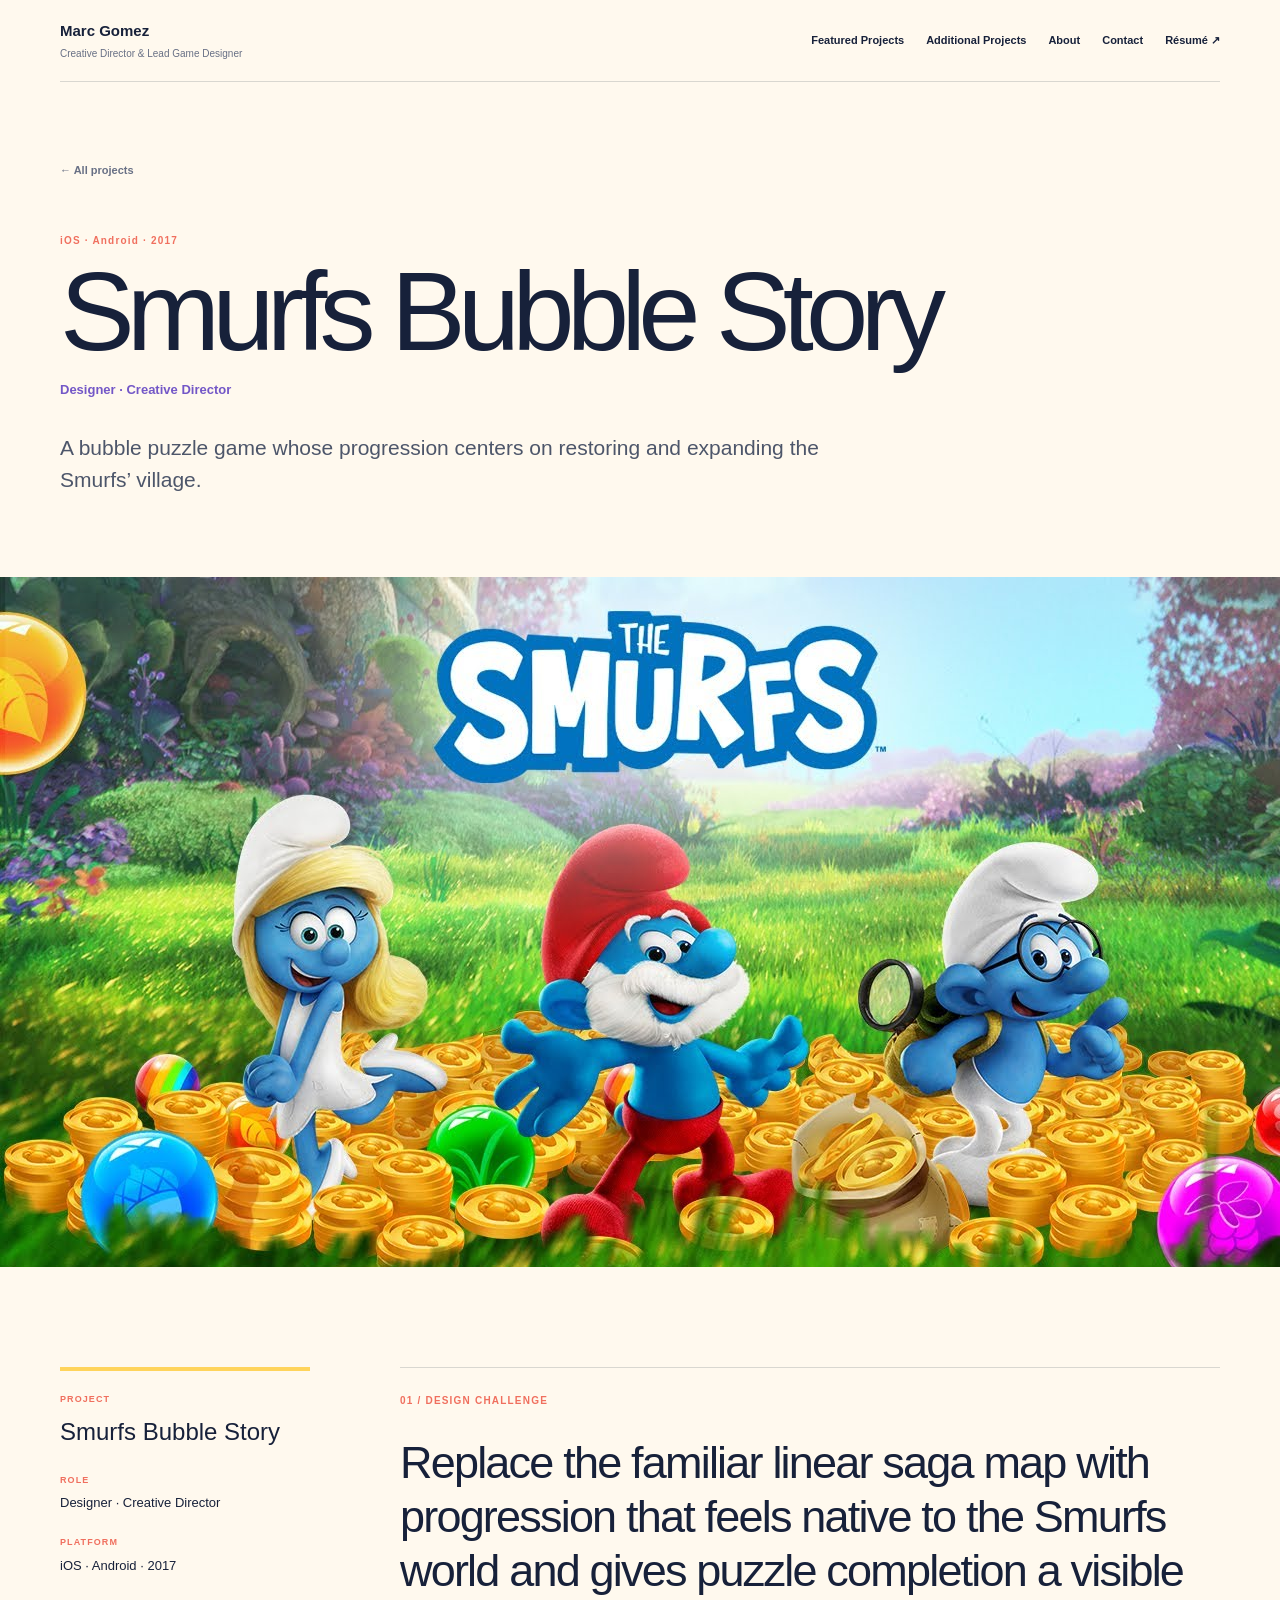
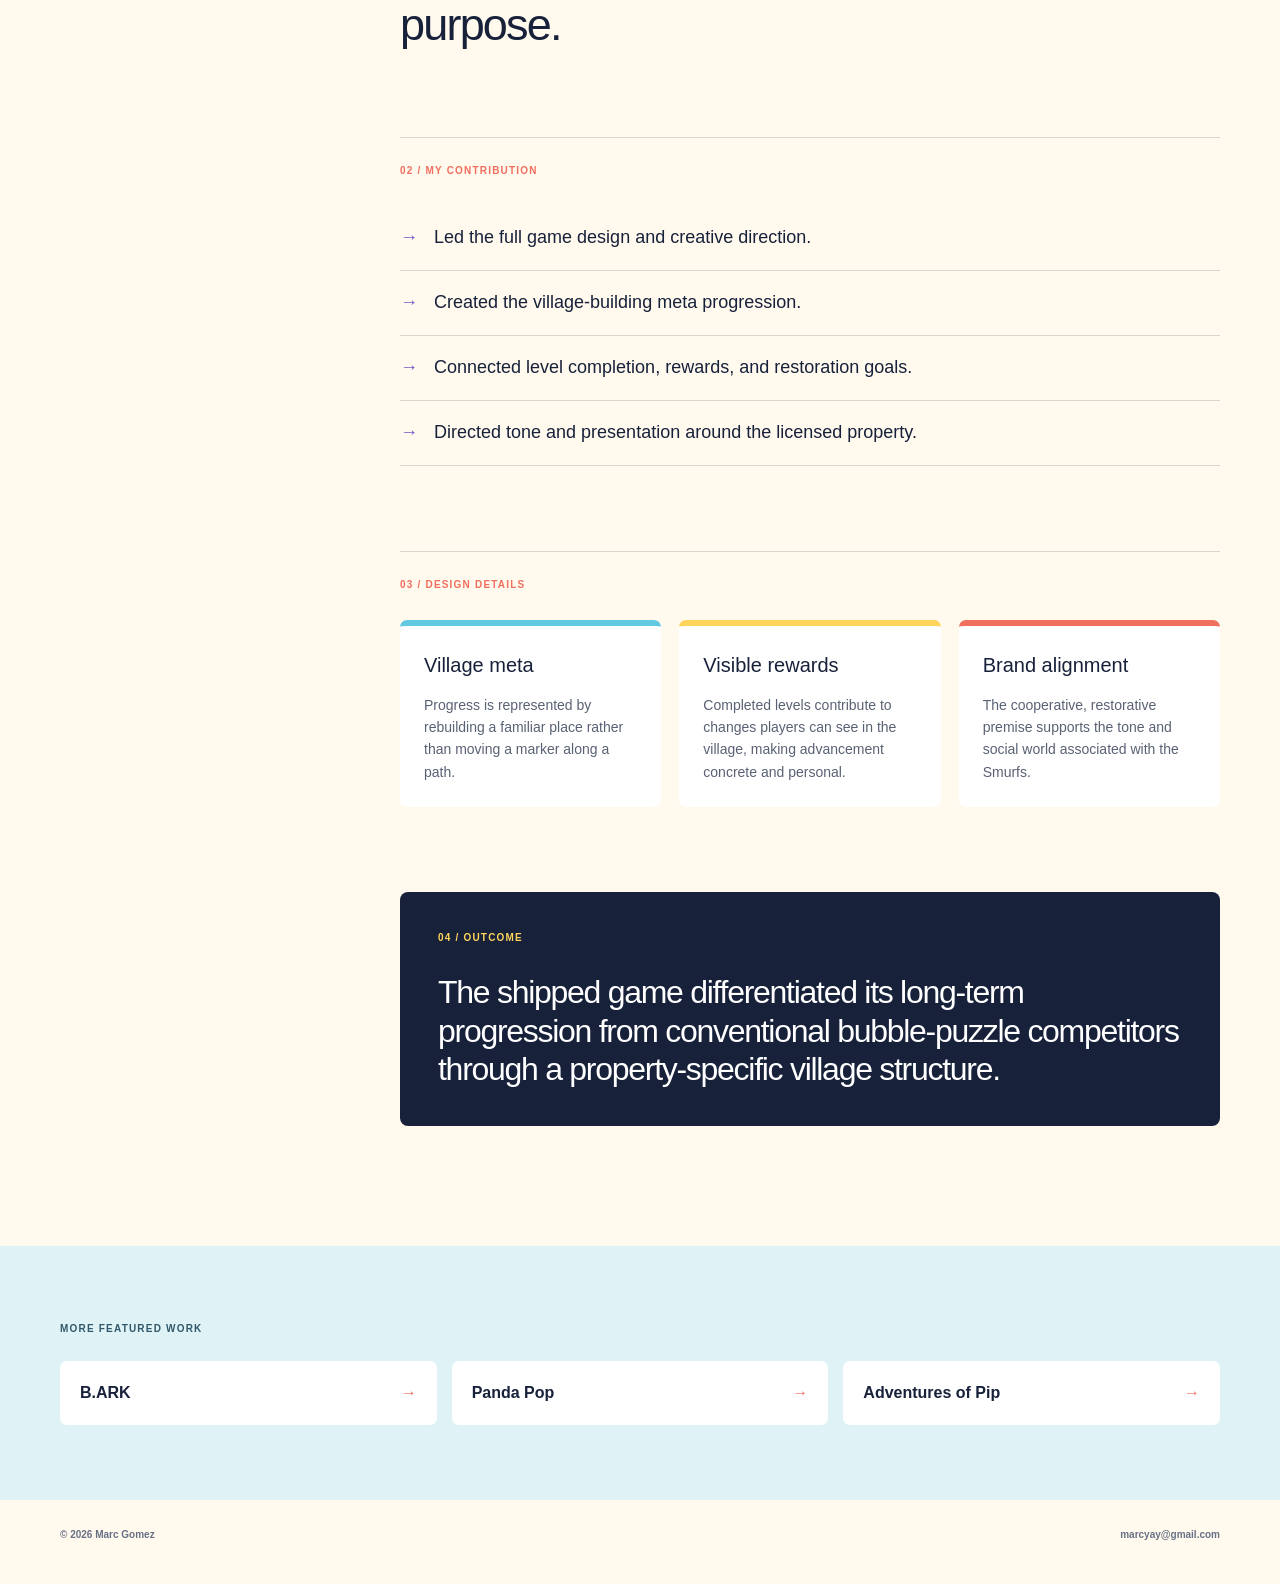
<file: projects/smurfs-bubble-story/index.html>
<!DOCTYPE html><html lang="en"><head><meta charSet="utf-8"/><meta name="viewport" content="width=device-width, initial-scale=1"/><link rel="preload" href="/projects/smurfs-overview-local.jpg" as="image"/><link rel="stylesheet" href="/assets/index-vRZvKCHO.css" data-rsc-css-href="/assets/index-vRZvKCHO.css" data-precedence="vite-rsc/importer-resources"/><link rel="modulepreload" href="/assets/layout-segment-context-CEGxXNlD.js" crossorigin=""/><link rel="modulepreload" href="/assets/rolldown-runtime-S-ySWqyJ.js" crossorigin=""/><link rel="modulepreload" href="/assets/index-BVW_uxQS.js" crossorigin=""/><link rel="modulepreload" href="/assets/framework-CXnKph_e.js" crossorigin=""/><link rel="modulepreload" href="/assets/analytics-DuMaOo_Z.js" crossorigin=""/><title>Smurfs Bubble Story — Marc Gomez | Marc Gomez</title><meta name="description" content="A bubble puzzle game whose progression centers on restoring and expanding the Smurfs’ village."/><meta name="keywords" content="Marc Gomez,Creative Director,Lead Game Designer,Game Design,Mobile Games,Free-to-Play,Art Director,B.ARK,Panda Pop,Adventures of Pip"/><meta name="author" content="Marc Gomez"/><link rel="author" href="https://marcgomezgames.github.io"/><meta name="creator" content="Marc Gomez"/><meta name="robots" content="index, follow"/><meta property="og:title" content="Smurfs Bubble Story — Marc Gomez"/><meta property="og:description" content="A bubble puzzle game whose progression centers on restoring and expanding the Smurfs’ village."/><meta property="og:image" content="https://marcgomezgames.github.io/projects/smurfs-overview-local.jpg"/><meta name="twitter:card" content="summary_large_image"/><meta name="twitter:title" content="Smurfs Bubble Story — Marc Gomez"/><meta name="twitter:description" content="A bubble puzzle game whose progression centers on restoring and expanding the Smurfs’ village."/><meta name="twitter:image" content="https://marcgomezgames.github.io/projects/smurfs-overview-local.jpg"/><link rel="canonical" href="https://marcgomezgames.github.io/"/><script>self.__VINEXT_RSC_PARAMS__={"slug":"smurfs-bubble-story"}</script><script>self.__VINEXT_RSC_NAV__={"pathname":"/projects/smurfs-bubble-story/","searchParams":[]}</script><link rel="modulepreload" href="/assets/index-BVW_uxQS.js" />
</head><body><main class="case smurfs-bubble-story"><header class="case-nav shell"><a href="/" class="case-id"><b>Marc Gomez</b><span>Creative Director &amp; Lead Game Designer</span></a><nav><a href="/#work">Featured Projects</a><a href="/#credits">Additional Projects</a><a href="/#about">About</a><a href="/#contact">Contact</a><a href="/Marc_Gomez_Resume_2026.pdf">Résumé ↗</a></nav></header><section class="case-hero shell"><a class="back" href="/#work">← All projects</a><p class="case-platform">iOS · Android · 2017</p><h1>Smurfs Bubble Story</h1><p class="case-role">Designer · Creative Director</p><p class="case-intro">A bubble puzzle game whose progression centers on restoring and expanding the Smurfs’ village.</p></section><div class="case-image"><img src="/projects/smurfs-overview-local.jpg" alt="Smurfs Bubble Story"/></div><section class="case-body shell"><aside><p>PROJECT</p><h2>Smurfs Bubble Story</h2><p>ROLE</p><h3>Designer · Creative Director</h3><p>PLATFORM</p><h3>iOS · Android · 2017</h3></aside><div class="case-content"><section><p class="case-label">01 / DESIGN CHALLENGE</p><h2>Replace the familiar linear saga map with progression that feels native to the Smurfs world and gives puzzle completion a visible purpose.</h2></section><section><p class="case-label">02 / MY CONTRIBUTION</p><ul><li>Led the full game design and creative direction.</li><li>Created the village-building meta progression.</li><li>Connected level completion, rewards, and restoration goals.</li><li>Directed tone and presentation around the licensed property.</li></ul></section><section><p class="case-label">03 / DESIGN DETAILS</p><div class="detail-grid"><article><h3>Village meta</h3><p>Progress is represented by rebuilding a familiar place rather than moving a marker along a path.</p></article><article><h3>Visible rewards</h3><p>Completed levels contribute to changes players can see in the village, making advancement concrete and personal.</p></article><article><h3>Brand alignment</h3><p>The cooperative, restorative premise supports the tone and social world associated with the Smurfs.</p></article></div></section><section class="outcome"><p class="case-label">04 / OUTCOME</p><h2>The shipped game differentiated its long-term progression from conventional bubble-puzzle competitors through a property-specific village structure.</h2></section></div></section><section class="next-project"><div class="shell"><p>MORE FEATURED WORK</p><div><a href="/projects/bark/">B.ARK<b>→</b></a><a href="/projects/panda-pop/">Panda Pop<b>→</b></a><a href="/projects/adventures-of-pip/">Adventures of Pip<b>→</b></a></div></div></section><footer class="shell"><p>© 2026 Marc Gomez</p><a href="mailto:marcyay@gmail.com">marcyay@gmail.com</a></footer></main><script id="_R_">import("/assets/index-BVW_uxQS.js")</script></body></html><script>self.__VINEXT_RSC_CHUNKS__=self.__VINEXT_RSC_CHUNKS__||[];self.__VINEXT_RSC_CHUNKS__.push("2:I[\"491d67a9792c\",[],\"Children\",1]\n3:I[\"d4d09d4aa3d5\",[],\"Analytics\",1]\n4:I[\"cfee43ca1bc7\",[],\"LayoutSegmentProvider\",1]\n5:I[\"491d67a9792c\",[],\"Slot\",1]\n6:I[\"5b777958e3fd\",[],\"RedirectBoundary\",1]\n:HL[\"/assets/index-vRZvKCHO.css\",\"style\"]\n")</script><script>self.__VINEXT_RSC_CHUNKS__=self.__VINEXT_RSC_CHUNKS__||[];self.__VINEXT_RSC_CHUNKS__.push("0:{\"__route\":\"route:/projects/smurfs-bubble-story/\",\"__interceptionContext\":null,\"__layoutIds\":[\"layout:/\"],\"__rootLayout\":\"/\",\"page:/projects/smurfs-bubble-story/\":\"$L1\",\"layout:/\":[[[[\"$\",\"link\",\"css:/assets/index-vRZvKCHO.css\",{\"rel\":\"stylesheet\",\"precedence\":\"vite-rsc/importer-resources\",\"href\":\"/assets/index-vRZvKCHO.css\",\"data-rsc-css-href\":\"/assets/index-vRZvKCHO.css\"}],\"$undefined\"],[\"$\",\"html\",null,{\"lang\":\"en\",\"children\":[\"$\",\"body\",null,{\"children\":[[\"$\",\"$L2\",null,{}],[\"$\",\"$L3\",null,{}]]}]}]],null],\"route:/projects/smurfs-bubble-story/\":[[[\"$\",\"meta\",null,{\"charSet\":\"utf-8\"}],[[\"$\",\"title\",\"0\",{\"children\":\"Smurfs Bubble Story — Marc Gomez | Marc Gomez\"}],[\"$\",\"meta\",\"1\",{\"name\":\"description\",\"content\":\"A bubble puzzle game whose progression centers on restoring and expanding the Smurfs’ village.\"}],[\"$\",\"meta\",\"2\",{\"name\":\"keywords\",\"content\":\"Marc Gomez,Creative Director,Lead Game Designer,Game Design,Mobile Games,Free-to-Play,Art Director,B.ARK,Panda Pop,Adventures of Pip\"}],[\"$\",\"meta\",\"3\",{\"name\":\"author\",\"content\":\"Marc Gomez\"}],[\"$\",\"link\",\"4\",{\"rel\":\"author\",\"href\":\"https://marcgomezgames.github.io\"}],[\"$\",\"meta\",\"5\",{\"name\":\"creator\",\"content\":\"Marc Gomez\"}],[\"$\",\"meta\",\"6\",{\"name\":\"robots\",\"content\":\"index, follow\"}],[\"$\",\"meta\",\"7\",{\"property\":\"og:title\",\"content\":\"Smurfs Bubble Story — Marc Gomez\"}],[\"$\",\"meta\",\"8\",{\"property\":\"og:description\",\"content\":\"A bubble puzzle game whose progression centers on restoring and expanding the Smurfs’ village.\"}],[\"$\",\"meta\",\"9\",{\"property\":\"og:image\",\"content\":\"https://marcgomezgames.github.io/projects/smurfs-overview-local.jpg\"}],[\"$\",\"meta\",\"10\",{\"name\":\"twitter:card\",\"content\":\"summary_large_image\"}],[\"$\",\"meta\",\"11\",{\"name\":\"twitter:title\",\"content\":\"Smurfs Bubble Story — Marc Gomez\"}],[\"$\",\"meta\",\"12\",{\"name\":\"twitter:description\",\"content\":\"A bubble puzzle game whose progression centers on restoring and expanding the Smurfs’ village.\"}],[\"$\",\"meta\",\"13\",{\"name\":\"twitter:image\",\"content\":\"https://marcgomezgames.github.io/projects/smurfs-overview-local.jpg\"}],[\"$\",\"link\",\"14\",{\"rel\":\"canonical\",\"href\":\"https://marcgomezgames.github.io/\"}]],[[\"$\",\"meta\",\"0\",{\"name\":\"viewport\",\"content\":\"width=device-width, initial-scale=1\"}]]],[\"$\",\"$L4\",null,{\"segmentMap\":{\"children\":[\"projects\",\"smurfs-bubble-story\"]},\"children\":[\"$\",\"$L5\",null,{\"id\":\"layout:/\",\"parallelSlots\":\"$undefined\",\"children\":[\"$\",\"$L6\",null,{\"children\":[\"$\",\"$L4\",null,{\"segmentMap\":{\"children\":[]},\"children\":[\"$\",\"$L5\",null,{\"id\":\"page:/projects/smurfs-bubble-story/\"}]}]}]}]}]],\"__layoutFlags\":{\"layout:/\":\"s\"},\"__artifactCompatibility\":{\"schemaVersion\":1,\"graphVersion\":\"app-route-graph:1qwkg0fwiimno\",\"deploymentVersion\":\"ea9d1d88-cbc5-4e6a-bf60-95cdc4b69951\",\"appElementsSchemaVersion\":1,\"rscPayloadSchemaVersion\":1,\"rootBoundaryId\":\"/\",\"renderEpoch\":null}}\n")</script><script>self.__VINEXT_RSC_CHUNKS__=self.__VINEXT_RSC_CHUNKS__||[];self.__VINEXT_RSC_CHUNKS__.push(":HL[\"/projects/smurfs-overview-local.jpg\",\"image\"]\n")</script><script>self.__VINEXT_RSC_CHUNKS__=self.__VINEXT_RSC_CHUNKS__||[];self.__VINEXT_RSC_CHUNKS__.push("1:[\"$\",\"main\",null,{\"className\":\"case smurfs-bubble-story\",\"children\":[[\"$\",\"header\",null,{\"className\":\"case-nav shell\",\"children\":[[\"$\",\"a\",null,{\"href\":\"/\",\"className\":\"case-id\",\"children\":[[\"$\",\"b\",null,{\"children\":\"Marc Gomez\"}],[\"$\",\"span\",null,{\"children\":\"Creative Director \u0026 Lead Game Designer\"}]]}],[\"$\",\"nav\",null,{\"children\":[[\"$\",\"a\",null,{\"href\":\"/#work\",\"children\":\"Featured Projects\"}],[\"$\",\"a\",null,{\"href\":\"/#credits\",\"children\":\"Additional Projects\"}],[\"$\",\"a\",null,{\"href\":\"/#about\",\"children\":\"About\"}],[\"$\",\"a\",null,{\"href\":\"/#contact\",\"children\":\"Contact\"}],[\"$\",\"a\",null,{\"href\":\"/Marc_Gomez_Resume_2026.pdf\",\"children\":\"Résumé ↗\"}]]}]]}],[\"$\",\"section\",null,{\"className\":\"case-hero shell\",\"children\":[[\"$\",\"a\",null,{\"className\":\"back\",\"href\":\"/#work\",\"children\":\"← All projects\"}],[\"$\",\"p\",null,{\"className\":\"case-platform\",\"children\":\"iOS · Android · 2017\"}],[\"$\",\"h1\",null,{\"children\":\"Smurfs Bubble Story\"}],[\"$\",\"p\",null,{\"className\":\"case-role\",\"children\":\"Designer · Creative Director\"}],[\"$\",\"p\",null,{\"className\":\"case-intro\",\"children\":\"A bubble puzzle game whose progression centers on restoring and expanding the Smurfs’ village.\"}]]}],[\"$\",\"div\",null,{\"className\":\"case-image\",\"children\":[\"$\",\"img\",null,{\"src\":\"/projects/smurfs-overview-local.jpg\",\"alt\":\"Smurfs Bubble Story\"}]}],[\"$\",\"section\",null,{\"className\":\"case-body shell\",\"children\":[[\"$\",\"aside\",null,{\"children\":[[\"$\",\"p\",null,{\"children\":\"PROJECT\"}],[\"$\",\"h2\",null,{\"children\":\"Smurfs Bubble Story\"}],[\"$\",\"p\",null,{\"children\":\"ROLE\"}],[\"$\",\"h3\",null,{\"children\":\"Designer · Creative Director\"}],[\"$\",\"p\",null,{\"children\":\"PLATFORM\"}],[\"$\",\"h3\",null,{\"children\":\"iOS · Android · 2017\"}]]}],[\"$\",\"div\",null,{\"className\":\"case-content\",\"children\":[[\"$\",\"section\",null,{\"children\":[[\"$\",\"p\",null,{\"className\":\"case-label\",\"children\":\"01 / DESIGN CHALLENGE\"}],[\"$\",\"h2\",null,{\"children\":\"Replace the familiar linear saga map with progression that feels native to the Smurfs world and gives puzzle completion a visible purpose.\"}]]}],[\"$\",\"section\",null,{\"children\":[[\"$\",\"p\",null,{\"className\":\"case-label\",\"children\":\"02 / MY CONTRIBUTION\"}],[\"$\",\"ul\",null,{\"children\":[[\"$\",\"li\",\"Led the full game design and creative direction.\",{\"children\":\"Led the full game design and creative direction.\"}],[\"$\",\"li\",\"Created the village-building meta progression.\",{\"children\":\"Created the village-building meta progression.\"}],[\"$\",\"li\",\"Connected level completion, rewards, and restoration goals.\",{\"children\":\"Connected level completion, rewards, and restoration goals.\"}],[\"$\",\"li\",\"Directed tone and presentation around the licensed property.\",{\"children\":\"Directed tone and presentation around the licensed property.\"}]]}]]}],[\"$\",\"section\",null,{\"children\":[[\"$\",\"p\",null,{\"className\":\"case-label\",\"children\":\"03 / DESIGN DETAILS\"}],[\"$\",\"div\",null,{\"className\":\"detail-grid\",\"children\":[[\"$\",\"article\",\"Village meta\",{\"children\":[[\"$\",\"h3\",null,{\"children\":\"Village meta\"}],[\"$\",\"p\",null,{\"children\":\"Progress is represented by rebuilding a familiar place rather than moving a marker along a path.\"}]]}],[\"$\",\"article\",\"Visible rewards\",{\"children\":[[\"$\",\"h3\",null,{\"children\":\"Visible rewards\"}],[\"$\",\"p\",null,{\"children\":\"Completed levels contribute to changes players can see in the village, making advancement concrete and personal.\"}]]}],[\"$\",\"article\",\"Brand alignment\",{\"children\":[[\"$\",\"h3\",null,{\"children\":\"Brand alignment\"}],[\"$\",\"p\",null,{\"children\":\"The cooperative, restorative premise supports the tone and social world associated with the Smurfs.\"}]]}]]}]]}],[\"$\",\"section\",null,{\"className\":\"outcome\",\"children\":[[\"$\",\"p\",null,{\"className\":\"case-label\",\"children\":\"04 / OUTCOME\"}],[\"$\",\"h2\",null,{\"children\":\"The shipped game differentiated its long-term progression from conventional bubble-puzzle competitors through a property-specific village structure.\"}]]}]]}]]}],[\"$\",\"section\",null,{\"className\":\"next-project\",\"children\":[\"$\",\"div\",null,{\"className\":\"shell\",\"children\":[[\"$\",\"p\",null,{\"children\":\"MORE FEATURED WORK\"}],[\"$\",\"div\",null,{\"children\":[[\"$\",\"a\",\"bark\",{\"href\":\"/projects/bark/\",\"children\":[\"B.ARK\",[\"$\",\"b\",null,{\"children\":\"→\"}]]}],[\"$\",\"a\",\"panda-pop\",{\"href\":\"/projects/panda-pop/\",\"children\":[\"Panda Pop\",[\"$\",\"b\",null,{\"children\":\"→\"}]]}],[\"$\",\"a\",\"adventures-of-pip\",{\"href\":\"/projects/adventures-of-pip/\",\"children\":[\"Adventures of Pip\",[\"$\",\"b\",null,{\"children\":\"→\"}]]}]]}]]}]}],\"$L7\"]}]\n")</script><script>self.__VINEXT_RSC_CHUNKS__=self.__VINEXT_RSC_CHUNKS__||[];self.__VINEXT_RSC_CHUNKS__.push("7:[\"$\",\"footer\",null,{\"className\":\"shell\",\"children\":[[\"$\",\"p\",null,{\"children\":\"© 2026 Marc Gomez\"}],[\"$\",\"a\",null,{\"href\":\"mailto:marcyay@gmail.com\",\"children\":\"marcyay@gmail.com\"}]]}]\n")</script><script>self.__VINEXT_RSC_DONE__=true</script>
</file>
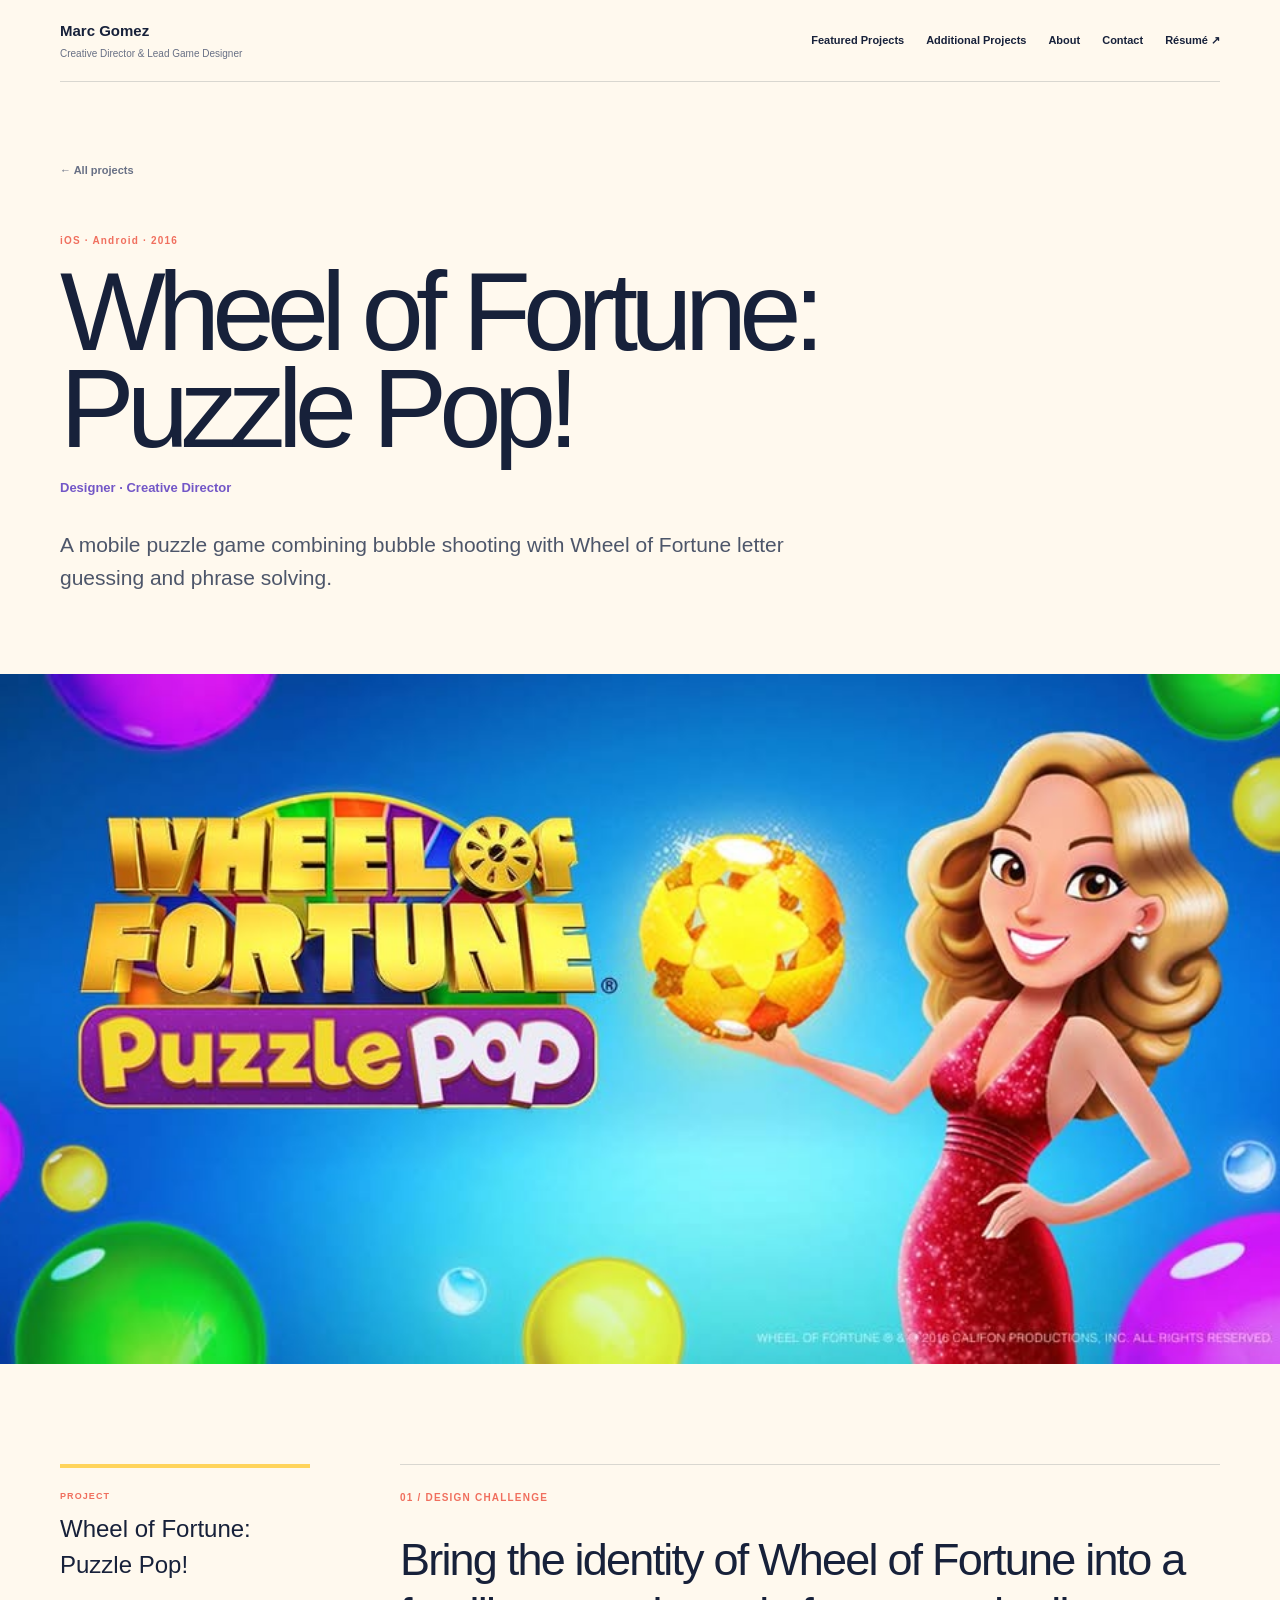
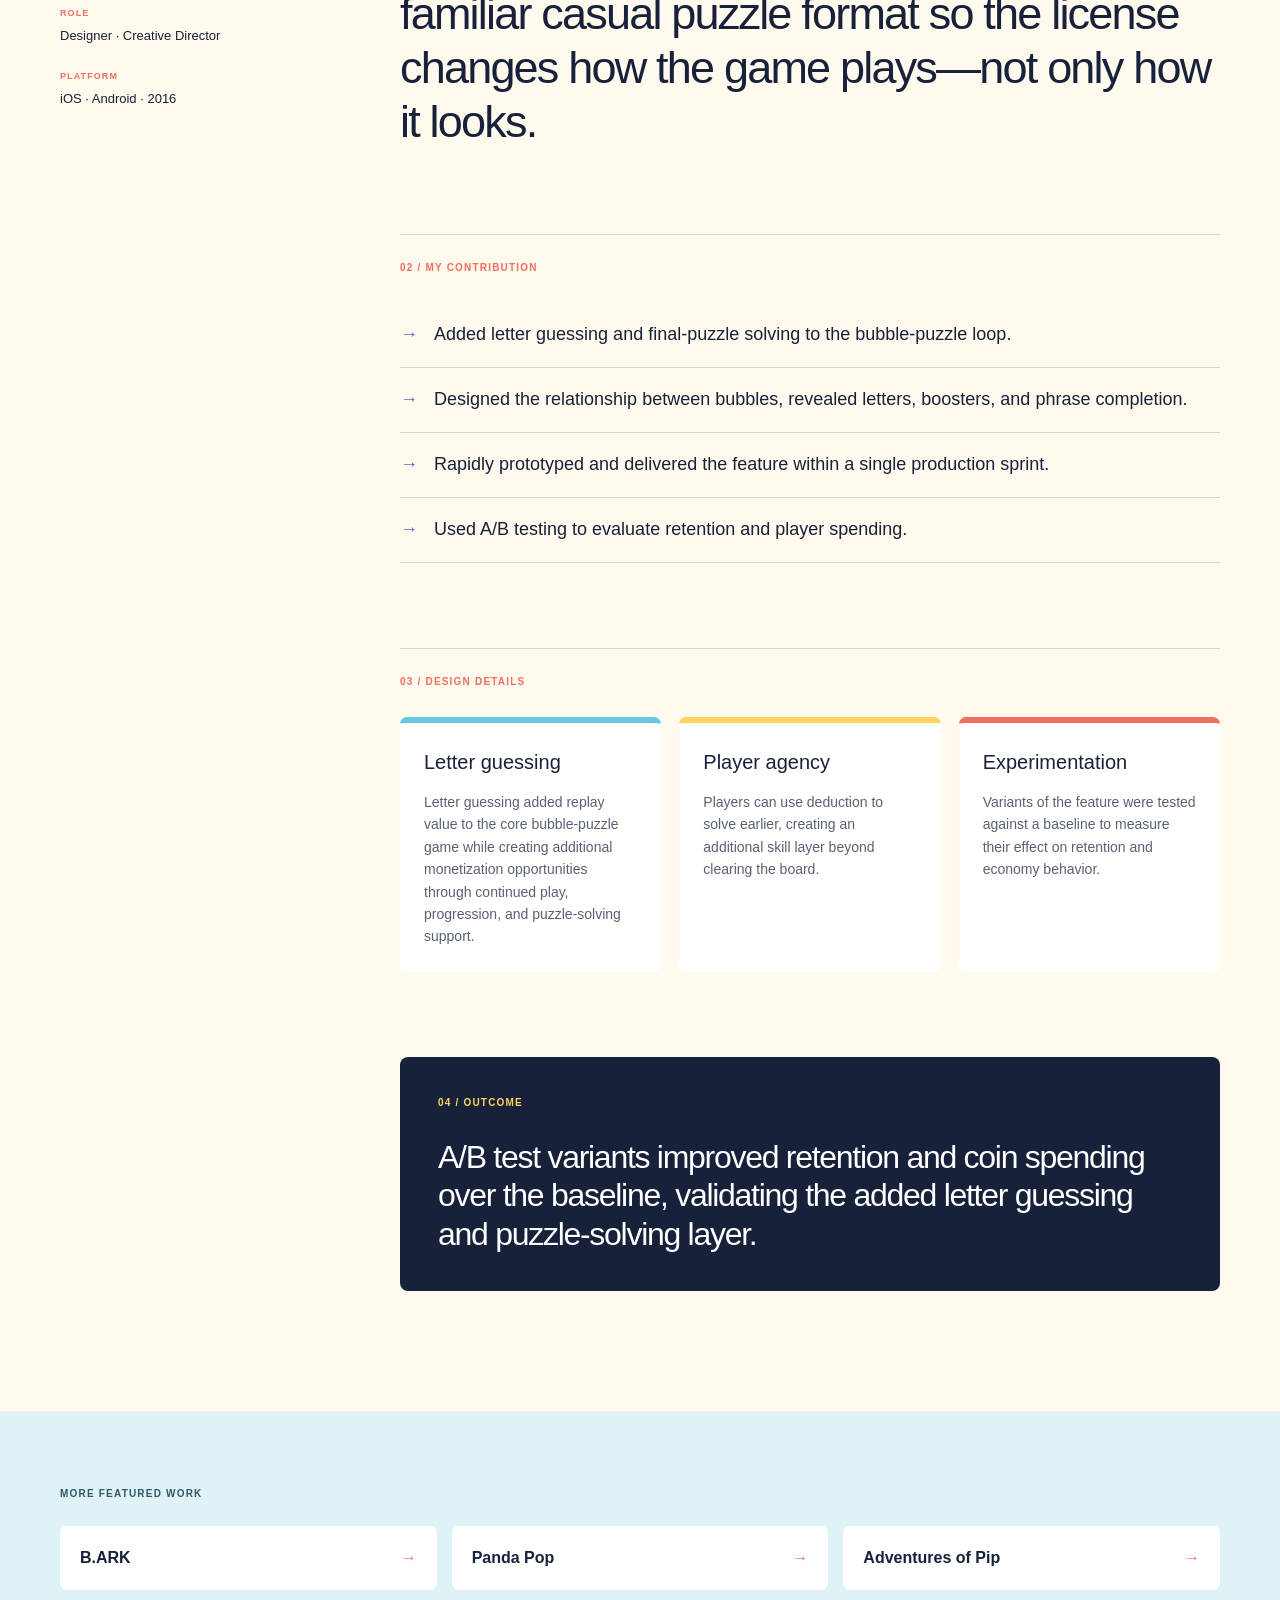
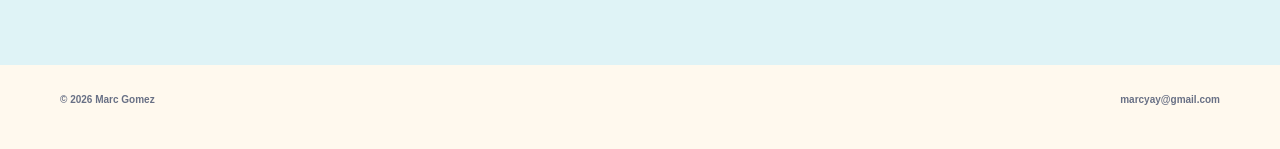
<file: projects/wheel-of-fortune/index.html>
<!DOCTYPE html><html lang="en"><head><meta charSet="utf-8"/><meta name="viewport" content="width=device-width, initial-scale=1"/><link rel="preload" href="/projects/wheel-overview-local.jpg" as="image"/><link rel="stylesheet" href="/assets/index-vRZvKCHO.css" data-rsc-css-href="/assets/index-vRZvKCHO.css" data-precedence="vite-rsc/importer-resources"/><link rel="modulepreload" href="/assets/layout-segment-context-CEGxXNlD.js" crossorigin=""/><link rel="modulepreload" href="/assets/rolldown-runtime-S-ySWqyJ.js" crossorigin=""/><link rel="modulepreload" href="/assets/index-BVW_uxQS.js" crossorigin=""/><link rel="modulepreload" href="/assets/framework-CXnKph_e.js" crossorigin=""/><link rel="modulepreload" href="/assets/analytics-DuMaOo_Z.js" crossorigin=""/><title>Wheel of Fortune: Puzzle Pop! — Marc Gomez | Marc Gomez</title><meta name="description" content="A mobile puzzle game combining bubble shooting with letter revelation and Wheel of Fortune phrase solving."/><meta name="keywords" content="Marc Gomez,Creative Director,Lead Game Designer,Game Design,Mobile Games,Free-to-Play,Art Director,B.ARK,Panda Pop,Adventures of Pip"/><meta name="author" content="Marc Gomez"/><link rel="author" href="https://marcgomezgames.github.io"/><meta name="creator" content="Marc Gomez"/><meta name="robots" content="index, follow"/><meta property="og:title" content="Wheel of Fortune: Puzzle Pop! — Marc Gomez"/><meta property="og:description" content="A mobile puzzle game combining bubble shooting with letter revelation and Wheel of Fortune phrase solving."/><meta property="og:image" content="https://marcgomezgames.github.io/projects/wheel-overview-local.jpg"/><meta name="twitter:card" content="summary_large_image"/><meta name="twitter:title" content="Wheel of Fortune: Puzzle Pop! — Marc Gomez"/><meta name="twitter:description" content="A mobile puzzle game combining bubble shooting with letter revelation and Wheel of Fortune phrase solving."/><meta name="twitter:image" content="https://marcgomezgames.github.io/projects/wheel-overview-local.jpg"/><link rel="canonical" href="https://marcgomezgames.github.io/"/><script>self.__VINEXT_RSC_PARAMS__={"slug":"wheel-of-fortune"}</script><script>self.__VINEXT_RSC_NAV__={"pathname":"/projects/wheel-of-fortune/","searchParams":[]}</script><link rel="modulepreload" href="/assets/index-BVW_uxQS.js" />
</head><body><main class="case wheel-of-fortune"><header class="case-nav shell"><a href="/" class="case-id"><b>Marc Gomez</b><span>Creative Director &amp; Lead Game Designer</span></a><nav><a href="/#work">Featured Projects</a><a href="/#credits">Additional Projects</a><a href="/#about">About</a><a href="/#contact">Contact</a><a href="/Marc_Gomez_Resume_2026.pdf">Résumé ↗</a></nav></header><section class="case-hero shell"><a class="back" href="/#work">← All projects</a><p class="case-platform">iOS · Android · 2016</p><h1>Wheel of Fortune: Puzzle Pop!</h1><p class="case-role">Designer · Creative Director</p><p class="case-intro">A mobile puzzle game combining bubble shooting with Wheel of Fortune letter guessing and phrase solving.</p></section><div class="case-image"><img src="/projects/wheel-overview-local.jpg" alt="Wheel of Fortune: Puzzle Pop!"/></div><section class="case-body shell"><aside><p>PROJECT</p><h2>Wheel of Fortune: Puzzle Pop!</h2><p>ROLE</p><h3>Designer · Creative Director</h3><p>PLATFORM</p><h3>iOS · Android · 2016</h3></aside><div class="case-content"><section><p class="case-label">01 / DESIGN CHALLENGE</p><h2>Bring the identity of Wheel of Fortune into a familiar casual puzzle format so the license changes how the game plays—not only how it looks.</h2></section><section><p class="case-label">02 / MY CONTRIBUTION</p><ul><li>Added letter guessing and final-puzzle solving to the bubble-puzzle loop.</li><li>Designed the relationship between bubbles, revealed letters, boosters, and phrase completion.</li><li>Rapidly prototyped and delivered the feature within a single production sprint.</li><li>Used A/B testing to evaluate retention and player spending.</li></ul></section><section><p class="case-label">03 / DESIGN DETAILS</p><div class="detail-grid"><article><h3>Letter guessing</h3><p>Letter guessing added replay value to the core bubble-puzzle game while creating additional monetization opportunities through continued play, progression, and puzzle-solving support.</p></article><article><h3>Player agency</h3><p>Players can use deduction to solve earlier, creating an additional skill layer beyond clearing the board.</p></article><article><h3>Experimentation</h3><p>Variants of the feature were tested against a baseline to measure their effect on retention and economy behavior.</p></article></div></section><section class="outcome"><p class="case-label">04 / OUTCOME</p><h2>A/B test variants improved retention and coin spending over the baseline, validating the added letter guessing and puzzle-solving layer.</h2></section></div></section><section class="next-project"><div class="shell"><p>MORE FEATURED WORK</p><div><a href="/projects/bark/">B.ARK<b>→</b></a><a href="/projects/panda-pop/">Panda Pop<b>→</b></a><a href="/projects/adventures-of-pip/">Adventures of Pip<b>→</b></a></div></div></section><footer class="shell"><p>© 2026 Marc Gomez</p><a href="mailto:marcyay@gmail.com">marcyay@gmail.com</a></footer></main><script id="_R_">import("/assets/index-BVW_uxQS.js")</script></body></html><script>self.__VINEXT_RSC_CHUNKS__=self.__VINEXT_RSC_CHUNKS__||[];self.__VINEXT_RSC_CHUNKS__.push("2:I[\"491d67a9792c\",[],\"Children\",1]\n3:I[\"d4d09d4aa3d5\",[],\"Analytics\",1]\n4:I[\"cfee43ca1bc7\",[],\"LayoutSegmentProvider\",1]\n5:I[\"491d67a9792c\",[],\"Slot\",1]\n6:I[\"5b777958e3fd\",[],\"RedirectBoundary\",1]\n:HL[\"/assets/index-vRZvKCHO.css\",\"style\"]\n")</script><script>self.__VINEXT_RSC_CHUNKS__=self.__VINEXT_RSC_CHUNKS__||[];self.__VINEXT_RSC_CHUNKS__.push("0:{\"__route\":\"route:/projects/wheel-of-fortune/\",\"__interceptionContext\":null,\"__layoutIds\":[\"layout:/\"],\"__rootLayout\":\"/\",\"page:/projects/wheel-of-fortune/\":\"$L1\",\"layout:/\":[[[[\"$\",\"link\",\"css:/assets/index-vRZvKCHO.css\",{\"rel\":\"stylesheet\",\"precedence\":\"vite-rsc/importer-resources\",\"href\":\"/assets/index-vRZvKCHO.css\",\"data-rsc-css-href\":\"/assets/index-vRZvKCHO.css\"}],\"$undefined\"],[\"$\",\"html\",null,{\"lang\":\"en\",\"children\":[\"$\",\"body\",null,{\"children\":[[\"$\",\"$L2\",null,{}],[\"$\",\"$L3\",null,{}]]}]}]],null],\"route:/projects/wheel-of-fortune/\":[[[\"$\",\"meta\",null,{\"charSet\":\"utf-8\"}],[[\"$\",\"title\",\"0\",{\"children\":\"Wheel of Fortune: Puzzle Pop! — Marc Gomez | Marc Gomez\"}],[\"$\",\"meta\",\"1\",{\"name\":\"description\",\"content\":\"A mobile puzzle game combining bubble shooting with letter revelation and Wheel of Fortune phrase solving.\"}],[\"$\",\"meta\",\"2\",{\"name\":\"keywords\",\"content\":\"Marc Gomez,Creative Director,Lead Game Designer,Game Design,Mobile Games,Free-to-Play,Art Director,B.ARK,Panda Pop,Adventures of Pip\"}],[\"$\",\"meta\",\"3\",{\"name\":\"author\",\"content\":\"Marc Gomez\"}],[\"$\",\"link\",\"4\",{\"rel\":\"author\",\"href\":\"https://marcgomezgames.github.io\"}],[\"$\",\"meta\",\"5\",{\"name\":\"creator\",\"content\":\"Marc Gomez\"}],[\"$\",\"meta\",\"6\",{\"name\":\"robots\",\"content\":\"index, follow\"}],[\"$\",\"meta\",\"7\",{\"property\":\"og:title\",\"content\":\"Wheel of Fortune: Puzzle Pop! — Marc Gomez\"}],[\"$\",\"meta\",\"8\",{\"property\":\"og:description\",\"content\":\"A mobile puzzle game combining bubble shooting with letter revelation and Wheel of Fortune phrase solving.\"}],[\"$\",\"meta\",\"9\",{\"property\":\"og:image\",\"content\":\"https://marcgomezgames.github.io/projects/wheel-overview-local.jpg\"}],[\"$\",\"meta\",\"10\",{\"name\":\"twitter:card\",\"content\":\"summary_large_image\"}],[\"$\",\"meta\",\"11\",{\"name\":\"twitter:title\",\"content\":\"Wheel of Fortune: Puzzle Pop! — Marc Gomez\"}],[\"$\",\"meta\",\"12\",{\"name\":\"twitter:description\",\"content\":\"A mobile puzzle game combining bubble shooting with letter revelation and Wheel of Fortune phrase solving.\"}],[\"$\",\"meta\",\"13\",{\"name\":\"twitter:image\",\"content\":\"https://marcgomezgames.github.io/projects/wheel-overview-local.jpg\"}],[\"$\",\"link\",\"14\",{\"rel\":\"canonical\",\"href\":\"https://marcgomezgames.github.io/\"}]],[[\"$\",\"meta\",\"0\",{\"name\":\"viewport\",\"content\":\"width=device-width, initial-scale=1\"}]]],[\"$\",\"$L4\",null,{\"segmentMap\":{\"children\":[\"projects\",\"wheel-of-fortune\"]},\"children\":[\"$\",\"$L5\",null,{\"id\":\"layout:/\",\"parallelSlots\":\"$undefined\",\"children\":[\"$\",\"$L6\",null,{\"children\":[\"$\",\"$L4\",null,{\"segmentMap\":{\"children\":[]},\"children\":[\"$\",\"$L5\",null,{\"id\":\"page:/projects/wheel-of-fortune/\"}]}]}]}]}]],\"__layoutFlags\":{\"layout:/\":\"s\"},\"__artifactCompatibility\":{\"schemaVersion\":1,\"graphVersion\":\"app-route-graph:1qwkg0fwiimno\",\"deploymentVersion\":\"ea9d1d88-cbc5-4e6a-bf60-95cdc4b69951\",\"appElementsSchemaVersion\":1,\"rscPayloadSchemaVersion\":1,\"rootBoundaryId\":\"/\",\"renderEpoch\":null}}\n")</script><script>self.__VINEXT_RSC_CHUNKS__=self.__VINEXT_RSC_CHUNKS__||[];self.__VINEXT_RSC_CHUNKS__.push(":HL[\"/projects/wheel-overview-local.jpg\",\"image\"]\n")</script><script>self.__VINEXT_RSC_CHUNKS__=self.__VINEXT_RSC_CHUNKS__||[];self.__VINEXT_RSC_CHUNKS__.push("1:[\"$\",\"main\",null,{\"className\":\"case wheel-of-fortune\",\"children\":[[\"$\",\"header\",null,{\"className\":\"case-nav shell\",\"children\":[[\"$\",\"a\",null,{\"href\":\"/\",\"className\":\"case-id\",\"children\":[[\"$\",\"b\",null,{\"children\":\"Marc Gomez\"}],[\"$\",\"span\",null,{\"children\":\"Creative Director \u0026 Lead Game Designer\"}]]}],[\"$\",\"nav\",null,{\"children\":[[\"$\",\"a\",null,{\"href\":\"/#work\",\"children\":\"Featured Projects\"}],[\"$\",\"a\",null,{\"href\":\"/#credits\",\"children\":\"Additional Projects\"}],[\"$\",\"a\",null,{\"href\":\"/#about\",\"children\":\"About\"}],[\"$\",\"a\",null,{\"href\":\"/#contact\",\"children\":\"Contact\"}],[\"$\",\"a\",null,{\"href\":\"/Marc_Gomez_Resume_2026.pdf\",\"children\":\"Résumé ↗\"}]]}]]}],[\"$\",\"section\",null,{\"className\":\"case-hero shell\",\"children\":[[\"$\",\"a\",null,{\"className\":\"back\",\"href\":\"/#work\",\"children\":\"← All projects\"}],[\"$\",\"p\",null,{\"className\":\"case-platform\",\"children\":\"iOS · Android · 2016\"}],[\"$\",\"h1\",null,{\"children\":\"Wheel of Fortune: Puzzle Pop!\"}],[\"$\",\"p\",null,{\"className\":\"case-role\",\"children\":\"Designer · Creative Director\"}],[\"$\",\"p\",null,{\"className\":\"case-intro\",\"children\":\"A mobile puzzle game combining bubble shooting with Wheel of Fortune letter guessing and phrase solving.\"}]]}],[\"$\",\"div\",null,{\"className\":\"case-image\",\"children\":[\"$\",\"img\",null,{\"src\":\"/projects/wheel-overview-local.jpg\",\"alt\":\"Wheel of Fortune: Puzzle Pop!\"}]}],[\"$\",\"section\",null,{\"className\":\"case-body shell\",\"children\":[[\"$\",\"aside\",null,{\"children\":[[\"$\",\"p\",null,{\"children\":\"PROJECT\"}],[\"$\",\"h2\",null,{\"children\":\"Wheel of Fortune: Puzzle Pop!\"}],[\"$\",\"p\",null,{\"children\":\"ROLE\"}],[\"$\",\"h3\",null,{\"children\":\"Designer · Creative Director\"}],[\"$\",\"p\",null,{\"children\":\"PLATFORM\"}],[\"$\",\"h3\",null,{\"children\":\"iOS · Android · 2016\"}]]}],[\"$\",\"div\",null,{\"className\":\"case-content\",\"children\":[[\"$\",\"section\",null,{\"children\":[[\"$\",\"p\",null,{\"className\":\"case-label\",\"children\":\"01 / DESIGN CHALLENGE\"}],[\"$\",\"h2\",null,{\"children\":\"Bring the identity of Wheel of Fortune into a familiar casual puzzle format so the license changes how the game plays—not only how it looks.\"}]]}],[\"$\",\"section\",null,{\"children\":[[\"$\",\"p\",null,{\"className\":\"case-label\",\"children\":\"02 / MY CONTRIBUTION\"}],[\"$\",\"ul\",null,{\"children\":[[\"$\",\"li\",\"Added letter guessing and final-puzzle solving to the bubble-puzzle loop.\",{\"children\":\"Added letter guessing and final-puzzle solving to the bubble-puzzle loop.\"}],[\"$\",\"li\",\"Designed the relationship between bubbles, revealed letters, boosters, and phrase completion.\",{\"children\":\"Designed the relationship between bubbles, revealed letters, boosters, and phrase completion.\"}],[\"$\",\"li\",\"Delivered the feature within a production milestone.\",{\"children\":\"Rapidly prototyped and delivered the feature within a single production sprint.\"}],[\"$\",\"li\",\"Used A/B testing to evaluate retention and player spending.\",{\"children\":\"Used A/B testing to evaluate retention and player spending.\"}]]}]]}],[\"$\",\"section\",null,{\"children\":[[\"$\",\"p\",null,{\"className\":\"case-label\",\"children\":\"03 / DESIGN DETAILS\"}],[\"$\",\"div\",null,{\"className\":\"detail-grid\",\"children\":[[\"$\",\"article\",\"Hybrid loop\",{\"children\":[[\"$\",\"h3\",null,{\"children\":\"Letter guessing\"}],[\"$\",\"p\",null,{\"children\":\"Letter guessing added replay value to the core bubble-puzzle game while creating additional monetization opportunities through continued play, progression, and puzzle-solving support.\"}]]}],[\"$\",\"article\",\"Player agency\",{\"children\":[[\"$\",\"h3\",null,{\"children\":\"Player agency\"}],[\"$\",\"p\",null,{\"children\":\"Players can use deduction to solve earlier, creating an additional skill layer beyond clearing the board.\"}]]}],[\"$\",\"article\",\"Experimentation\",{\"children\":[[\"$\",\"h3\",null,{\"children\":\"Experimentation\"}],[\"$\",\"p\",null,{\"children\":\"Variants of the feature were tested against a baseline to measure their effect on retention and economy behavior.\"}]]}]]}]]}],[\"$\",\"section\",null,{\"className\":\"outcome\",\"children\":[[\"$\",\"p\",null,{\"className\":\"case-label\",\"children\":\"04 / OUTCOME\"}],[\"$\",\"h2\",null,{\"children\":\"A/B test variants improved retention and coin spending over the baseline, validating the added letter guessing and puzzle-solving layer.\"}]]}]]}]]}],[\"$\",\"section\",null,{\"className\":\"next-project\",\"children\":[\"$\",\"div\",null,{\"className\":\"shell\",\"children\":[\"$L7\",\"$L8\"]}]}],\"$L9\"]}]\n")</script><script>self.__VINEXT_RSC_CHUNKS__=self.__VINEXT_RSC_CHUNKS__||[];self.__VINEXT_RSC_CHUNKS__.push("7:[\"$\",\"p\",null,{\"children\":\"MORE FEATURED WORK\"}]\n8:[\"$\",\"div\",null,{\"children\":[[\"$\",\"a\",\"bark\",{\"href\":\"/projects/bark/\",\"children\":[\"B.ARK\",[\"$\",\"b\",null,{\"children\":\"→\"}]]}],[\"$\",\"a\",\"panda-pop\",{\"href\":\"/projects/panda-pop/\",\"children\":[\"Panda Pop\",[\"$\",\"b\",null,{\"children\":\"→\"}]]}],[\"$\",\"a\",\"adventures-of-pip\",{\"href\":\"/projects/adventures-of-pip/\",\"children\":[\"Adventures of Pip\",[\"$\",\"b\",null,{\"children\":\"→\"}]]}]]}]\n9:[\"$\",\"footer\",null,{\"className\":\"shell\",\"children\":[[\"$\",\"p\",null,{\"children\":\"© 2026 Marc Gomez\"}],[\"$\",\"a\",null,{\"href\":\"mailto:marcyay@gmail.com\",\"children\":\"marcyay@gmail.com\"}]]}]\n")</script><script>self.__VINEXT_RSC_DONE__=true</script>
</file>
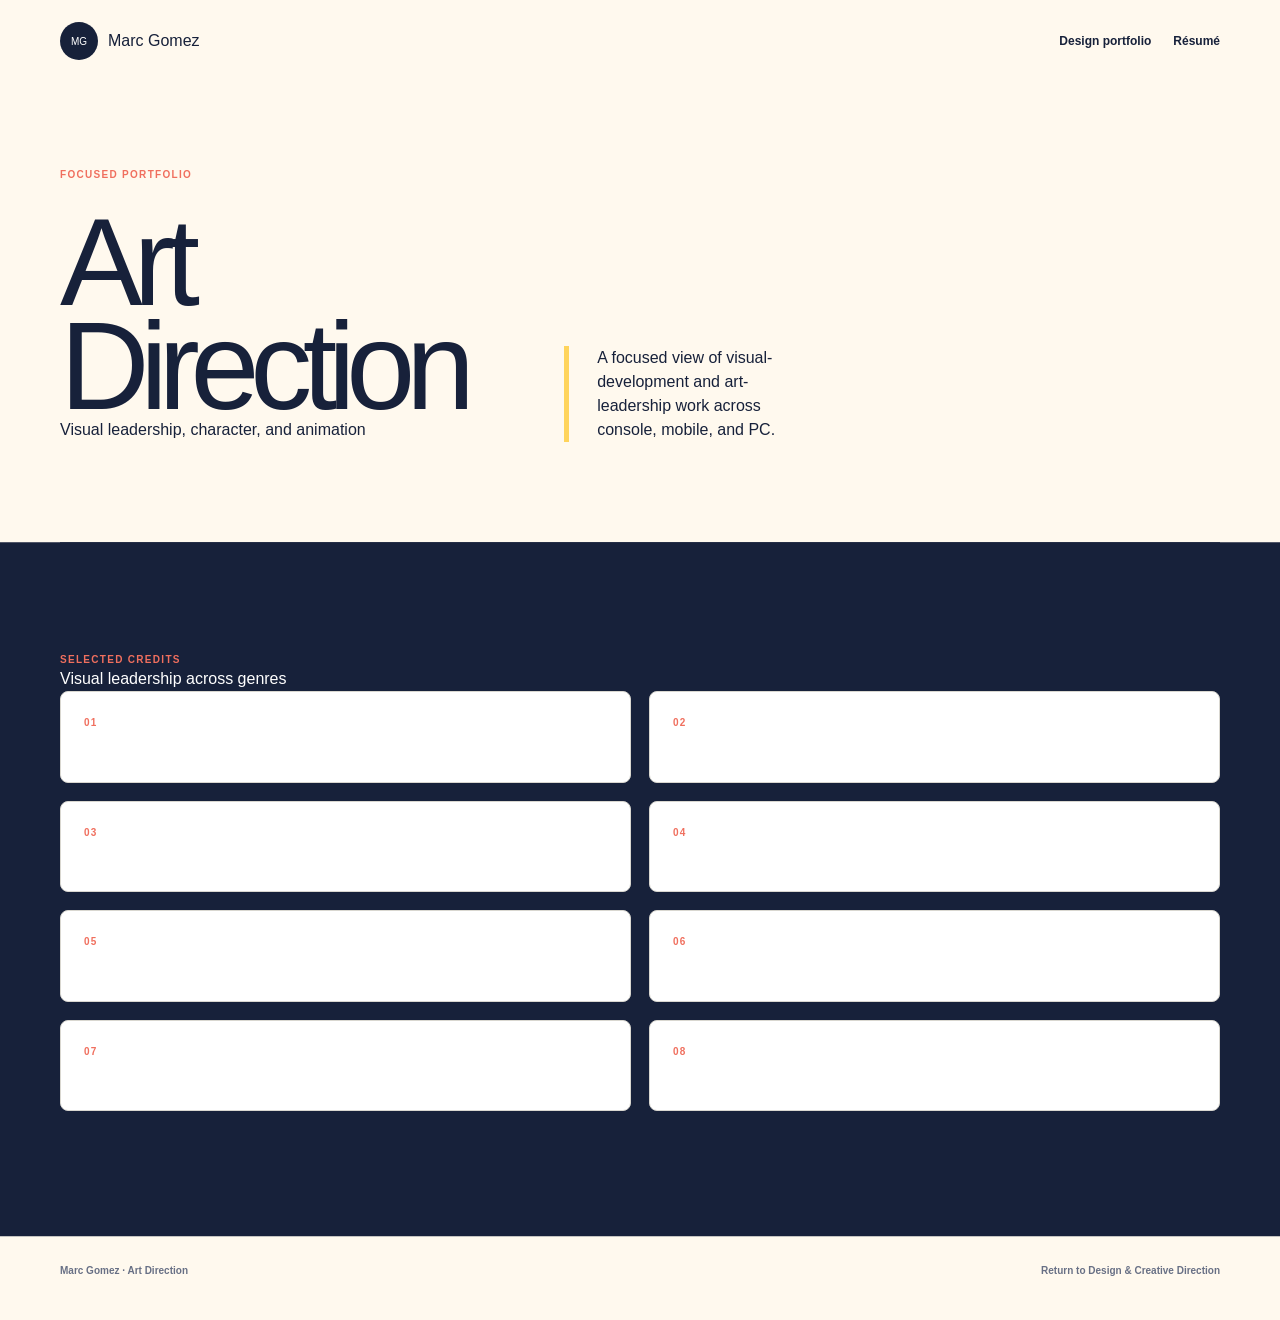
<file: art-direction.html>
<!DOCTYPE html><html lang="en"><head><meta charSet="utf-8"/><meta name="viewport" content="width=device-width, initial-scale=1"/><link rel="stylesheet" href="/assets/index-DqKAdZDI.css" data-rsc-css-href="/assets/index-DqKAdZDI.css" data-precedence="vite-rsc/importer-resources"/><link rel="modulepreload" href="/assets/layout-segment-context-WNYbSULs.js" crossorigin=""/><link rel="modulepreload" href="/assets/rolldown-runtime-S-ySWqyJ.js" crossorigin=""/><link rel="modulepreload" href="/assets/index-BQROK4QT.js" crossorigin=""/><link rel="modulepreload" href="/assets/framework-XU8gKkFC.js" crossorigin=""/><title>Marc Gomez — Creative Director &amp; Lead Game Designer</title><meta name="description" content="Game design and creative direction portfolio of Marc Gomez."/><script>self.__VINEXT_RSC_PARAMS__={}</script><script>self.__VINEXT_RSC_NAV__={"pathname":"/art-direction","searchParams":[]}</script><link rel="modulepreload" href="/assets/index-BQROK4QT.js" />
</head><body><main><header class="nav shell"><a class="brand" href="/"><span>MG</span> Marc Gomez</a><nav><a href="/">Design portfolio</a><a href="/Marc_Gomez_Resume_2026.pdf">Résumé</a></nav></header><section class="intro shell"><div><p class="eyebrow">FOCUSED PORTFOLIO</p><h1>Art Direction</h1><h2>Visual leadership, character, and animation</h2></div><p class="intro-copy">A focused view of visual-development and art-leadership work across console, mobile, and PC.</p></section><section class="work shell"><div class="section-title"><div><p class="eyebrow">SELECTED CREDITS</p><h2>Visual leadership across genres</h2></div></div><div class="discipline-grid"><article class="card-copy card"><p class="eyebrow">01</p><h3>B.ARK — Art Director</h3></article><article class="card-copy card"><p class="eyebrow">02</p><h3>Funko Pop! Blitz — Art Director</h3></article><article class="card-copy card"><p class="eyebrow">03</p><h3>Smurfs Bubble Story — Art Director</h3></article><article class="card-copy card"><p class="eyebrow">04</p><h3>Batman: The Brave and the Bold — Art Director</h3></article><article class="card-copy card"><p class="eyebrow">05</p><h3>A Boy and His Blob — Art Director</h3></article><article class="card-copy card"><p class="eyebrow">06</p><h3>Contra 4 — Animation Director</h3></article><article class="card-copy card"><p class="eyebrow">07</p><h3>BloodRayne Betrayal — Lead Artist / Character Designer</h3></article><article class="card-copy card"><p class="eyebrow">08</p><h3>Shantae: Risky’s Revenge — Character Design / Animation</h3></article></div></section><footer class="shell"><p>Marc Gomez · Art Direction</p><a href="/">Return to Design &amp; Creative Direction</a></footer></main><script id="_R_">import("/assets/index-BQROK4QT.js")</script></body></html><script>self.__VINEXT_RSC_CHUNKS__=self.__VINEXT_RSC_CHUNKS__||[];self.__VINEXT_RSC_CHUNKS__.push("2:I[\"491d67a9792c\",[],\"Children\",1]\n3:I[\"cfee43ca1bc7\",[],\"LayoutSegmentProvider\",1]\n4:I[\"491d67a9792c\",[],\"Slot\",1]\n5:I[\"5b777958e3fd\",[],\"RedirectBoundary\",1]\n:HL[\"/assets/index-DqKAdZDI.css\",\"style\"]\n0:{\"__route\":\"route:/art-direction\",\"__interceptionContext\":null,\"__layoutIds\":[\"layout:/\"],\"__rootLayout\":\"/\",\"page:/art-direction\":\"$L1\",\"layout:/\":[[[[\"$\",\"link\",\"css:/assets/index-DqKAdZDI.css\",{\"rel\":\"stylesheet\",\"precedence\":\"vite-rsc/importer-resources\",\"href\":\"/assets/index-DqKAdZDI.css\",\"data-rsc-css-href\":\"/assets/index-DqKAdZDI.css\"}],\"$undefined\"],[\"$\",\"html\",null,{\"lang\":\"en\",\"children\":[\"$\",\"body\",null,{\"children\":[\"$\",\"$L2\",null,{}]}]}]],null],\"route:/art-direction\":[[[\"$\",\"meta\",null,{\"charSet\":\"utf-8\"}],[[\"$\",\"title\",\"0\",{\"children\":\"Marc Gomez — Creative Director \u0026 Lead Game Designer\"}],[\"$\",\"meta\",\"1\",{\"name\":\"description\",\"content\":\"Game design and creative direction portfolio of Marc Gomez.\"}]],[[\"$\",\"meta\",\"0\",{\"name\":\"viewport\",\"content\":\"width=device-width, initial-scale=1\"}]]],[\"$\",\"$L3\",null,{\"segmentMap\":{\"children\":[\"art-direction\"]},\"children\":[\"$\",\"$L4\",null,{\"id\":\"layout:/\",\"parallelSlots\":\"$undefined\",\"children\":[\"$\",\"$L5\",null,{\"children\":[\"$\",\"$L3\",null,{\"segmentMap\":{\"children\":[]},\"children\":[\"$\",\"$L4\",null,{\"id\":\"page:/art-direction\"}]}]}]}]}]],\"__layoutFlags\":{\"layout:/\":\"s\"},\"__artifactCompatibility\":{\"schemaVersion\":1,\"graphVersion\":\"app-route-graph:16h7v2cek7f30\",\"deploymentVersion\":\"d3eb453a-52a1-4db7-a1b5-c1700ef44966\",\"appElementsSchemaVersion\":1,\"rscPayloadSchemaVersion\":1,\"rootBoundaryId\":\"/\",\"renderEpoch\":null}}\n")</script><script>self.__VINEXT_RSC_CHUNKS__=self.__VINEXT_RSC_CHUNKS__||[];self.__VINEXT_RSC_CHUNKS__.push("1:[\"$\",\"main\",null,{\"children\":[[\"$\",\"header\",null,{\"className\":\"nav shell\",\"children\":[[\"$\",\"a\",null,{\"className\":\"brand\",\"href\":\"/\",\"children\":[[\"$\",\"span\",null,{\"children\":\"MG\"}],\" Marc Gomez\"]}],[\"$\",\"nav\",null,{\"children\":[[\"$\",\"a\",null,{\"href\":\"/\",\"children\":\"Design portfolio\"}],[\"$\",\"a\",null,{\"href\":\"/Marc_Gomez_Resume_2026.pdf\",\"children\":\"Résumé\"}]]}]]}],[\"$\",\"section\",null,{\"className\":\"intro shell\",\"children\":[[\"$\",\"div\",null,{\"children\":[[\"$\",\"p\",null,{\"className\":\"eyebrow\",\"children\":\"FOCUSED PORTFOLIO\"}],[\"$\",\"h1\",null,{\"children\":\"Art Direction\"}],[\"$\",\"h2\",null,{\"children\":\"Visual leadership, character, and animation\"}]]}],[\"$\",\"p\",null,{\"className\":\"intro-copy\",\"children\":\"A focused view of visual-development and art-leadership work across console, mobile, and PC.\"}]]}],[\"$\",\"section\",null,{\"className\":\"work shell\",\"children\":[[\"$\",\"div\",null,{\"className\":\"section-title\",\"children\":[\"$\",\"div\",null,{\"children\":[[\"$\",\"p\",null,{\"className\":\"eyebrow\",\"children\":\"SELECTED CREDITS\"}],[\"$\",\"h2\",null,{\"children\":\"Visual leadership across genres\"}]]}]}],[\"$\",\"div\",null,{\"className\":\"discipline-grid\",\"children\":[[\"$\",\"article\",\"B.ARK — Art Director\",{\"className\":\"card-copy card\",\"children\":[[\"$\",\"p\",null,{\"className\":\"eyebrow\",\"children\":\"01\"}],[\"$\",\"h3\",null,{\"children\":\"B.ARK — Art Director\"}]]}],[\"$\",\"article\",\"Funko Pop! Blitz — Art Director\",{\"className\":\"card-copy card\",\"children\":[[\"$\",\"p\",null,{\"className\":\"eyebrow\",\"children\":\"02\"}],[\"$\",\"h3\",null,{\"children\":\"Funko Pop! Blitz — Art Director\"}]]}],[\"$\",\"article\",\"Smurfs Bubble Story — Art Director\",{\"className\":\"card-copy card\",\"children\":[[\"$\",\"p\",null,{\"className\":\"eyebrow\",\"children\":\"03\"}],[\"$\",\"h3\",null,{\"children\":\"Smurfs Bubble Story — Art Director\"}]]}],[\"$\",\"article\",\"Batman: The Brave and the Bold — Art Director\",{\"className\":\"card-copy card\",\"children\":[[\"$\",\"p\",null,{\"className\":\"eyebrow\",\"children\":\"04\"}],[\"$\",\"h3\",null,{\"children\":\"Batman: The Brave and the Bold — Art Director\"}]]}],[\"$\",\"article\",\"A Boy and His Blob — Art Director\",{\"className\":\"card-copy card\",\"children\":[[\"$\",\"p\",null,{\"className\":\"eyebrow\",\"children\":\"05\"}],[\"$\",\"h3\",null,{\"children\":\"A Boy and His Blob — Art Director\"}]]}],[\"$\",\"article\",\"Contra 4 — Animation Director\",{\"className\":\"card-copy card\",\"children\":[[\"$\",\"p\",null,{\"className\":\"eyebrow\",\"children\":\"06\"}],[\"$\",\"h3\",null,{\"children\":\"Contra 4 — Animation Director\"}]]}],[\"$\",\"article\",\"BloodRayne Betrayal — Lead Artist / Character Designer\",{\"className\":\"card-copy card\",\"children\":[[\"$\",\"p\",null,{\"className\":\"eyebrow\",\"children\":\"07\"}],[\"$\",\"h3\",null,{\"children\":\"BloodRayne Betrayal — Lead Artist / Character Designer\"}]]}],[\"$\",\"article\",\"Shantae: Risky’s Revenge — Character Design / Animation\",{\"className\":\"card-copy card\",\"children\":[[\"$\",\"p\",null,{\"className\":\"eyebrow\",\"children\":\"08\"}],[\"$\",\"h3\",null,{\"children\":\"Shantae: Risky’s Revenge — Character Design / Animation\"}]]}]]}]]}],[\"$\",\"footer\",null,{\"className\":\"shell\",\"children\":[[\"$\",\"p\",null,{\"children\":\"Marc Gomez · Art Direction\"}],[\"$\",\"a\",null,{\"href\":\"/\",\"children\":\"Return to Design \u0026 Creative Direction\"}]]}]]}]\n")</script><script>self.__VINEXT_RSC_DONE__=true</script>
</file>
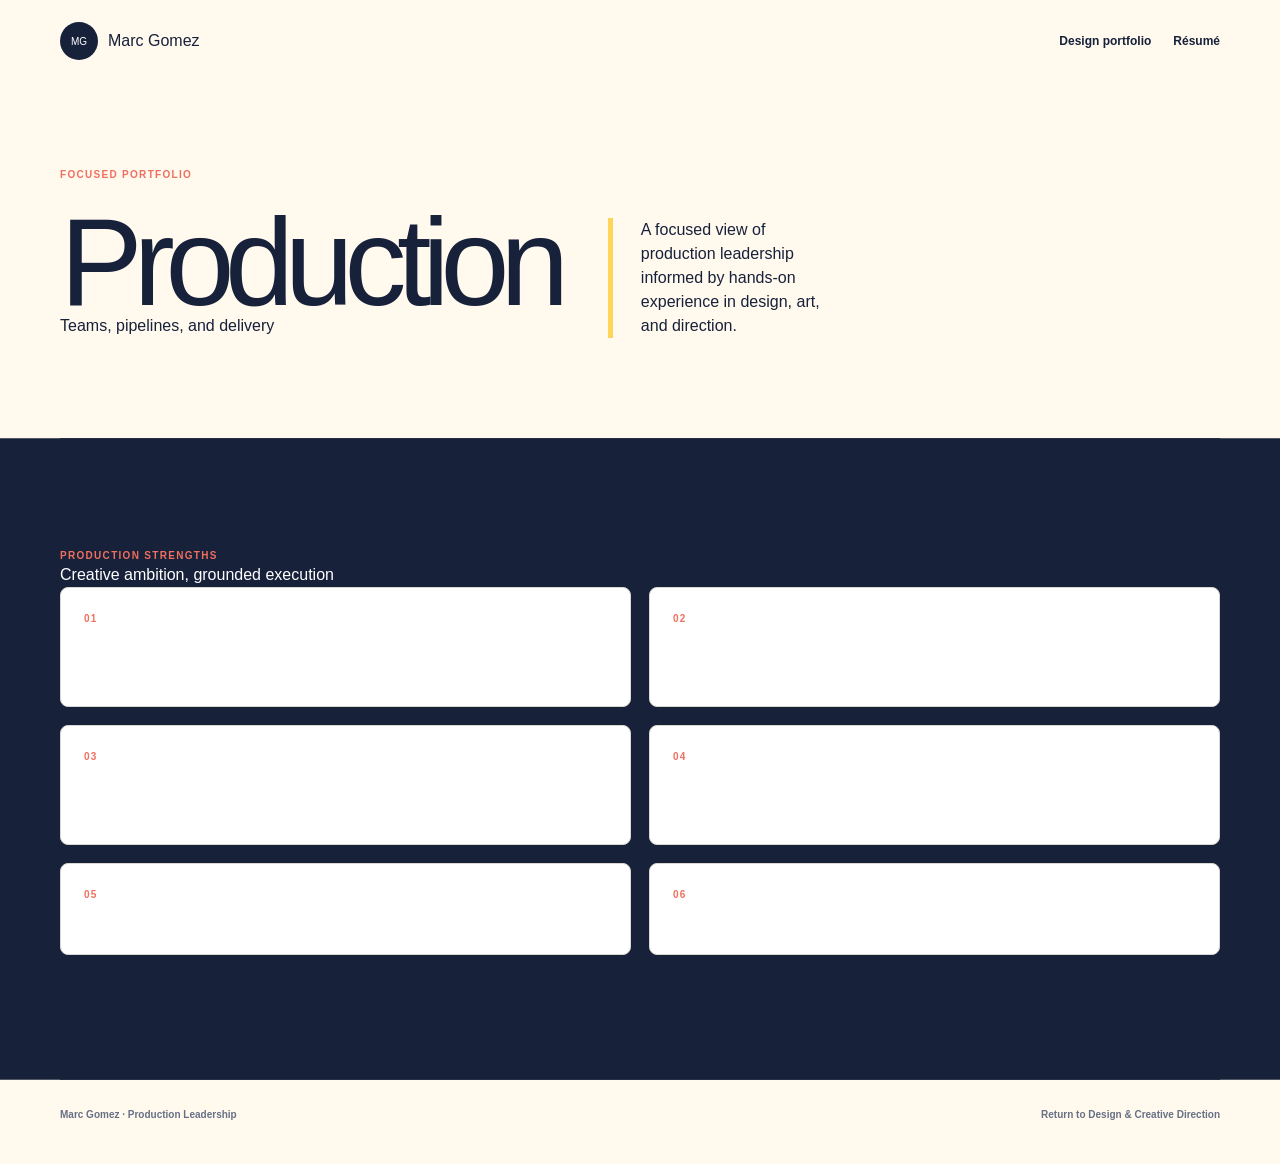
<file: production.html>
<!DOCTYPE html><html lang="en"><head><meta charSet="utf-8"/><meta name="viewport" content="width=device-width, initial-scale=1"/><link rel="stylesheet" href="/assets/index-DqKAdZDI.css" data-rsc-css-href="/assets/index-DqKAdZDI.css" data-precedence="vite-rsc/importer-resources"/><link rel="modulepreload" href="/assets/layout-segment-context-WNYbSULs.js" crossorigin=""/><link rel="modulepreload" href="/assets/rolldown-runtime-S-ySWqyJ.js" crossorigin=""/><link rel="modulepreload" href="/assets/index-BQROK4QT.js" crossorigin=""/><link rel="modulepreload" href="/assets/framework-XU8gKkFC.js" crossorigin=""/><title>Marc Gomez — Creative Director &amp; Lead Game Designer</title><meta name="description" content="Game design and creative direction portfolio of Marc Gomez."/><script>self.__VINEXT_RSC_PARAMS__={}</script><script>self.__VINEXT_RSC_NAV__={"pathname":"/production","searchParams":[]}</script><link rel="modulepreload" href="/assets/index-BQROK4QT.js" />
</head><body><main><header class="nav shell"><a class="brand" href="/"><span>MG</span> Marc Gomez</a><nav><a href="/">Design portfolio</a><a href="/Marc_Gomez_Resume_2026.pdf">Résumé</a></nav></header><section class="intro shell"><div><p class="eyebrow">FOCUSED PORTFOLIO</p><h1>Production</h1><h2>Teams, pipelines, and delivery</h2></div><p class="intro-copy">A focused view of production leadership informed by hands-on experience in design, art, and direction.</p></section><section class="work shell"><div class="section-title"><div><p class="eyebrow">PRODUCTION STRENGTHS</p><h2>Creative ambition, grounded execution</h2></div></div><div class="discipline-grid"><article class="card-copy card"><p class="eyebrow">01</p><h3>Creative vision translated into achievable milestones</h3></article><article class="card-copy card"><p class="eyebrow">02</p><h3>Cross-discipline leadership across design, art, and engineering</h3></article><article class="card-copy card"><p class="eyebrow">03</p><h3>Live-game systems, economies, incentives, and player retention</h3></article><article class="card-copy card"><p class="eyebrow">04</p><h3>Clear feedback, scope management, and team alignment</h3></article><article class="card-copy card"><p class="eyebrow">05</p><h3>24 years of development experience across 46+ shipped titles</h3></article><article class="card-copy card"><p class="eyebrow">06</p><h3>Console, mobile, PC, licensed brands, and original IP</h3></article></div></section><footer class="shell"><p>Marc Gomez · Production Leadership</p><a href="/">Return to Design &amp; Creative Direction</a></footer></main><script id="_R_">import("/assets/index-BQROK4QT.js")</script></body></html><script>self.__VINEXT_RSC_CHUNKS__=self.__VINEXT_RSC_CHUNKS__||[];self.__VINEXT_RSC_CHUNKS__.push("2:I[\"491d67a9792c\",[],\"Children\",1]\n3:I[\"cfee43ca1bc7\",[],\"LayoutSegmentProvider\",1]\n4:I[\"491d67a9792c\",[],\"Slot\",1]\n5:I[\"5b777958e3fd\",[],\"RedirectBoundary\",1]\n:HL[\"/assets/index-DqKAdZDI.css\",\"style\"]\n0:{\"__route\":\"route:/production\",\"__interceptionContext\":null,\"__layoutIds\":[\"layout:/\"],\"__rootLayout\":\"/\",\"page:/production\":\"$L1\",\"layout:/\":[[[[\"$\",\"link\",\"css:/assets/index-DqKAdZDI.css\",{\"rel\":\"stylesheet\",\"precedence\":\"vite-rsc/importer-resources\",\"href\":\"/assets/index-DqKAdZDI.css\",\"data-rsc-css-href\":\"/assets/index-DqKAdZDI.css\"}],\"$undefined\"],[\"$\",\"html\",null,{\"lang\":\"en\",\"children\":[\"$\",\"body\",null,{\"children\":[\"$\",\"$L2\",null,{}]}]}]],null],\"route:/production\":[[[\"$\",\"meta\",null,{\"charSet\":\"utf-8\"}],[[\"$\",\"title\",\"0\",{\"children\":\"Marc Gomez — Creative Director \u0026 Lead Game Designer\"}],[\"$\",\"meta\",\"1\",{\"name\":\"description\",\"content\":\"Game design and creative direction portfolio of Marc Gomez.\"}]],[[\"$\",\"meta\",\"0\",{\"name\":\"viewport\",\"content\":\"width=device-width, initial-scale=1\"}]]],[\"$\",\"$L3\",null,{\"segmentMap\":{\"children\":[\"production\"]},\"children\":[\"$\",\"$L4\",null,{\"id\":\"layout:/\",\"parallelSlots\":\"$undefined\",\"children\":[\"$\",\"$L5\",null,{\"children\":[\"$\",\"$L3\",null,{\"segmentMap\":{\"children\":[]},\"children\":[\"$\",\"$L4\",null,{\"id\":\"page:/production\"}]}]}]}]}]],\"__layoutFlags\":{\"layout:/\":\"s\"},\"__artifactCompatibility\":{\"schemaVersion\":1,\"graphVersion\":\"app-route-graph:1fkjq8c17oekcv\",\"deploymentVersion\":\"d3eb453a-52a1-4db7-a1b5-c1700ef44966\",\"appElementsSchemaVersion\":1,\"rscPayloadSchemaVersion\":1,\"rootBoundaryId\":\"/\",\"renderEpoch\":null}}\n")</script><script>self.__VINEXT_RSC_CHUNKS__=self.__VINEXT_RSC_CHUNKS__||[];self.__VINEXT_RSC_CHUNKS__.push("1:[\"$\",\"main\",null,{\"children\":[[\"$\",\"header\",null,{\"className\":\"nav shell\",\"children\":[[\"$\",\"a\",null,{\"className\":\"brand\",\"href\":\"/\",\"children\":[[\"$\",\"span\",null,{\"children\":\"MG\"}],\" Marc Gomez\"]}],[\"$\",\"nav\",null,{\"children\":[[\"$\",\"a\",null,{\"href\":\"/\",\"children\":\"Design portfolio\"}],[\"$\",\"a\",null,{\"href\":\"/Marc_Gomez_Resume_2026.pdf\",\"children\":\"Résumé\"}]]}]]}],[\"$\",\"section\",null,{\"className\":\"intro shell\",\"children\":[[\"$\",\"div\",null,{\"children\":[[\"$\",\"p\",null,{\"className\":\"eyebrow\",\"children\":\"FOCUSED PORTFOLIO\"}],[\"$\",\"h1\",null,{\"children\":\"Production\"}],[\"$\",\"h2\",null,{\"children\":\"Teams, pipelines, and delivery\"}]]}],[\"$\",\"p\",null,{\"className\":\"intro-copy\",\"children\":\"A focused view of production leadership informed by hands-on experience in design, art, and direction.\"}]]}],[\"$\",\"section\",null,{\"className\":\"work shell\",\"children\":[[\"$\",\"div\",null,{\"className\":\"section-title\",\"children\":[\"$\",\"div\",null,{\"children\":[[\"$\",\"p\",null,{\"className\":\"eyebrow\",\"children\":\"PRODUCTION STRENGTHS\"}],[\"$\",\"h2\",null,{\"children\":\"Creative ambition, grounded execution\"}]]}]}],[\"$\",\"div\",null,{\"className\":\"discipline-grid\",\"children\":[[\"$\",\"article\",\"Creative vision translated into achievable milestones\",{\"className\":\"card-copy card\",\"children\":[[\"$\",\"p\",null,{\"className\":\"eyebrow\",\"children\":\"01\"}],[\"$\",\"h3\",null,{\"children\":\"Creative vision translated into achievable milestones\"}]]}],[\"$\",\"article\",\"Cross-discipline leadership across design, art, and engineering\",{\"className\":\"card-copy card\",\"children\":[[\"$\",\"p\",null,{\"className\":\"eyebrow\",\"children\":\"02\"}],[\"$\",\"h3\",null,{\"children\":\"Cross-discipline leadership across design, art, and engineering\"}]]}],[\"$\",\"article\",\"Live-game systems, economies, incentives, and player retention\",{\"className\":\"card-copy card\",\"children\":[[\"$\",\"p\",null,{\"className\":\"eyebrow\",\"children\":\"03\"}],[\"$\",\"h3\",null,{\"children\":\"Live-game systems, economies, incentives, and player retention\"}]]}],[\"$\",\"article\",\"Clear feedback, scope management, and team alignment\",{\"className\":\"card-copy card\",\"children\":[[\"$\",\"p\",null,{\"className\":\"eyebrow\",\"children\":\"04\"}],[\"$\",\"h3\",null,{\"children\":\"Clear feedback, scope management, and team alignment\"}]]}],[\"$\",\"article\",\"24 years of development experience across 46+ shipped titles\",{\"className\":\"card-copy card\",\"children\":[[\"$\",\"p\",null,{\"className\":\"eyebrow\",\"children\":\"05\"}],[\"$\",\"h3\",null,{\"children\":\"24 years of development experience across 46+ shipped titles\"}]]}],[\"$\",\"article\",\"Console, mobile, PC, licensed brands, and original IP\",{\"className\":\"card-copy card\",\"children\":[[\"$\",\"p\",null,{\"className\":\"eyebrow\",\"children\":\"06\"}],[\"$\",\"h3\",null,{\"children\":\"Console, mobile, PC, licensed brands, and original IP\"}]]}]]}]]}],[\"$\",\"footer\",null,{\"className\":\"shell\",\"children\":[[\"$\",\"p\",null,{\"children\":\"Marc Gomez · Production Leadership\"}],[\"$\",\"a\",null,{\"href\":\"/\",\"children\":\"Return to Design \u0026 Creative Direction\"}]]}]]}]\n")</script><script>self.__VINEXT_RSC_DONE__=true</script>
</file>
<file: assets/index-vRZvKCHO.css>
/*! tailwindcss v4.2.1 | MIT License | https://tailwindcss.com */
@layer properties{@supports (((-webkit-hyphens:none)) and (not (margin-trim:inline))) or ((-moz-orient:inline) and (not (color:rgb(from red r g b)))){*,:before,:after,::backdrop{--tw-rotate-x:initial;--tw-rotate-y:initial;--tw-rotate-z:initial;--tw-skew-x:initial;--tw-skew-y:initial}}}@layer theme{:root,:host{--font-sans:ui-sans-serif, system-ui, sans-serif, "Apple Color Emoji", "Segoe UI Emoji", "Segoe UI Symbol", "Noto Color Emoji";--font-mono:ui-monospace, SFMono-Regular, Menlo, Monaco, Consolas, "Liberation Mono", "Courier New", monospace;--spacing:.25rem;--default-font-family:var(--font-sans);--default-mono-font-family:var(--font-mono)}}@layer base{*,:after,:before,::backdrop{box-sizing:border-box;border:0 solid;margin:0;padding:0}::file-selector-button{box-sizing:border-box;border:0 solid;margin:0;padding:0}html,:host{-webkit-text-size-adjust:100%;tab-size:4;line-height:1.5;font-family:var(--default-font-family,ui-sans-serif, system-ui, sans-serif, "Apple Color Emoji", "Segoe UI Emoji", "Segoe UI Symbol", "Noto Color Emoji");font-feature-settings:var(--default-font-feature-settings,normal);font-variation-settings:var(--default-font-variation-settings,normal);-webkit-tap-highlight-color:transparent}hr{height:0;color:inherit;border-top-width:1px}abbr:where([title]){-webkit-text-decoration:underline dotted;text-decoration:underline dotted}h1,h2,h3,h4,h5,h6{font-size:inherit;font-weight:inherit}a{color:inherit;-webkit-text-decoration:inherit;-webkit-text-decoration:inherit;-webkit-text-decoration:inherit;-webkit-text-decoration:inherit;text-decoration:inherit}b,strong{font-weight:bolder}code,kbd,samp,pre{font-family:var(--default-mono-font-family,ui-monospace, SFMono-Regular, Menlo, Monaco, Consolas, "Liberation Mono", "Courier New", monospace);font-feature-settings:var(--default-mono-font-feature-settings,normal);font-variation-settings:var(--default-mono-font-variation-settings,normal);font-size:1em}small{font-size:80%}sub,sup{vertical-align:baseline;font-size:75%;line-height:0;position:relative}sub{bottom:-.25em}sup{top:-.5em}table{text-indent:0;border-color:inherit;border-collapse:collapse}:-moz-focusring{outline:auto}progress{vertical-align:baseline}summary{display:list-item}ol,ul,menu{list-style:none}img,svg,video,canvas,audio,iframe,embed,object{vertical-align:middle;display:block}img,video{max-width:100%;height:auto}button,input,select,optgroup,textarea{font:inherit;font-feature-settings:inherit;font-variation-settings:inherit;letter-spacing:inherit;color:inherit;opacity:1;background-color:#0000;border-radius:0}::file-selector-button{font:inherit;font-feature-settings:inherit;font-variation-settings:inherit;letter-spacing:inherit;color:inherit;opacity:1;background-color:#0000;border-radius:0}:where(select:is([multiple],[size])) optgroup{font-weight:bolder}:where(select:is([multiple],[size])) optgroup option{padding-inline-start:20px}::file-selector-button{margin-inline-end:4px}::placeholder{opacity:1}@supports (not ((-webkit-appearance:-apple-pay-button))) or (contain-intrinsic-size:1px){::placeholder{color:currentColor}@supports (color:color-mix(in lab, red, red)){::placeholder{color:color-mix(in oklab, currentcolor 50%, transparent)}}}textarea{resize:vertical}::-webkit-search-decoration{-webkit-appearance:none}::-webkit-date-and-time-value{min-height:1lh;text-align:inherit}::-webkit-datetime-edit{display:inline-flex}::-webkit-datetime-edit-fields-wrapper{padding:0}::-webkit-datetime-edit{padding-block:0}::-webkit-datetime-edit-year-field{padding-block:0}::-webkit-datetime-edit-month-field{padding-block:0}::-webkit-datetime-edit-day-field{padding-block:0}::-webkit-datetime-edit-hour-field{padding-block:0}::-webkit-datetime-edit-minute-field{padding-block:0}::-webkit-datetime-edit-second-field{padding-block:0}::-webkit-datetime-edit-millisecond-field{padding-block:0}::-webkit-datetime-edit-meridiem-field{padding-block:0}::-webkit-calendar-picker-indicator{line-height:1}:-moz-ui-invalid{box-shadow:none}button,input:where([type=button],[type=reset],[type=submit]){appearance:button}::file-selector-button{appearance:button}::-webkit-inner-spin-button{height:auto}::-webkit-outer-spin-button{height:auto}[hidden]:where(:not([hidden=until-found])){display:none!important}}@layer components;@layer utilities{.visible{visibility:visible}.relative{position:relative}.start{inset-inline-start:var(--spacing)}.inline{display:inline}.table{display:table}.transform{transform:var(--tw-rotate-x,) var(--tw-rotate-y,) var(--tw-rotate-z,) var(--tw-skew-x,) var(--tw-skew-y,)}}.feature.smurfs .feature-art img{object-position:center center}.feature.pip .feature-art img{object-position:left center}.case.adventures-of-pip .case-image img{object-position:center bottom}.feature.funko .feature-art img{object-position:right top}.archive-card.blob .archive-art img,.archive-card.spongebob .archive-art img{object-position:center top}.archive-card .archive-art img,.archive-card:hover .archive-art img{transition:none!important;transform:none!important}.portfolio-links{opacity:0}.header-actions{align-items:center;gap:8px;display:flex}.header-actions .resume{align-items:center;height:35px;padding:0 14px;display:flex}.header-actions .header-social{background:var(--ink);border-radius:5px;place-items:center;width:35px;height:35px;font-weight:850;text-decoration:none;color:#fff!important;font-size:13px!important;display:grid!important}.case.smurfs-bubble-story .case-image img{object-position:center top}.case.smurfs-bubble-story .case-image{background:#dff3f6}.case.smurfs-bubble-story .case-image img{object-fit:cover;object-position:center top}.feature.wheel .feature-art img,.case.wheel-of-fortune .case-image img{object-position:65% center}#work,#credits,#about,#contact{scroll-margin-top:24px}.contact{padding:48px 0!important}.contact>.shell{grid-template-columns:1fr auto!important;align-items:center!important;gap:36px!important}.contact-identity{align-items:center;gap:26px;display:flex}.contact-identity h2{margin-bottom:3px}.contact-identity>div:first-child>p:last-child{color:#31586a;margin:0;font-size:12px}.contact-icons{gap:10px;display:flex}.contact-icons a{background:var(--ink);color:#fff;border-radius:6px;place-items:center;width:46px;height:46px;font-size:18px;font-weight:900;text-decoration:none;transition:transform .2s,background .2s;display:grid}.contact-icons a:hover{background:var(--purple);transform:translateY(-2px)}.contact-actions{align-items:center;gap:22px;display:flex}.contact-actions>a{color:var(--ink);font-size:12px;font-weight:800;text-decoration:none}.contact-actions>a:last-child{background:#fff;border-radius:5px;padding:13px 15px}@media (width<=850px){.contact>.shell{grid-template-columns:1fr!important}.contact-actions{justify-content:flex-start}}@media (width<=560px){.contact-identity{justify-content:space-between;align-items:flex-end;gap:14px}.contact-icons a{width:42px;height:42px}.contact-actions{flex-wrap:wrap}}.discipline-page{background:var(--paper)}.feature{text-decoration:none}.feature-info>.project-link{color:inherit;margin-top:auto;font-size:11px;font-weight:850}.feature-info>.project-link b{color:var(--coral);font-size:17px}.focus-area{border-top:1px solid var(--line);margin-top:28px;padding-top:24px}.focus-area h3{margin:0 0 14px;font-size:16px}.focus-area>div{flex-wrap:wrap;gap:8px;display:flex}.focus-area span{color:var(--ink);background:#dff3f6;border-radius:4px;padding:8px 10px;font-size:10px;font-weight:850}.about-grid{grid-template-columns:.55fr 1.45fr}.facts>div{grid-template-columns:100px 1fr}.about-heading{grid-template-columns:1fr 1.45fr}.section-header.stacked,.section-header.about-heading{display:block}.section-header.stacked h2,.section-header.about-heading h2{margin-top:12px}.about-grid{gap:18px;display:grid;grid-template-columns:1fr!important}.about-grid .facts{grid-template-columns:repeat(2,1fr);padding:0;display:grid}.about-grid .facts>div{border-bottom:0;border-right:1px solid #fff5;grid-template-columns:110px 1fr;padding:25px 32px}.about-grid .facts>div:last-child{border-right:0}.about-grid .bio{grid-template-columns:1fr 1fr;gap:22px 42px;display:grid}.about-grid .bio>p{margin:0}.about-grid .focus-area,.about-grid .portfolio-links{grid-column:1/-1}.about-grid .focus-area{margin-top:3px}.about-grid>.portfolio-links{margin-top:0;padding:2px 0 0}@media (width<=700px){.about-grid .facts,.about-grid .bio{grid-template-columns:1fr}.about-grid .facts>div{border-bottom:1px solid #fff5;border-right:0}.about-grid .facts>div:last-child{border-bottom:0}.about-grid .focus-area,.about-grid .portfolio-links{grid-column:auto}.about-heading{grid-template-columns:1fr}}.standalone-hero{grid-template-columns:1fr 230px .9fr;align-items:center;gap:55px;padding:78px 0 100px;display:grid}.standalone-title h1{letter-spacing:-.07em;margin:24px 0 22px;font-size:clamp(64px,8vw,104px);line-height:.84}.standalone-title h2{letter-spacing:-.045em;color:var(--purple);margin:0;font-size:clamp(29px,3.5vw,45px);line-height:1}.standalone-hero figure{margin:0;position:relative;transform:rotate(1.5deg)}.standalone-hero figure:after{content:"";background:var(--yellow);z-index:-1;border-radius:9px;position:absolute;inset:9px -10px -10px 9px}.standalone-hero figure img{aspect-ratio:4/5;object-fit:cover;object-position:50% 45%;border:7px solid #fff;border-radius:8px;width:100%;display:block;box-shadow:0 12px 28px #17213a20}.standalone-intro{border-left:5px solid var(--yellow);padding-left:26px}.art-page .standalone-intro{border-color:var(--coral)}.production-page .standalone-intro{border-color:var(--sky)}.standalone-intro h3{letter-spacing:-.025em;margin:0 0 16px;font-size:22px;line-height:1.25}.standalone-intro>p{color:var(--muted);margin:0;font-size:15px;line-height:1.65}.standalone-contact{gap:8px;margin-top:22px;display:flex}.standalone-contact a{background:var(--ink);color:#fff;border-radius:5px;place-items:center;width:40px;height:40px;font-size:16px;font-weight:900;text-decoration:none;display:grid}.discipline-heading>p{display:none}.discipline-hero{padding:85px 0 100px}.discipline-hero>h1{letter-spacing:-.075em;margin:25px 0 55px;font-size:clamp(74px,11vw,136px);line-height:.82}.discipline-hero>div{grid-template-columns:1.1fr .9fr;align-items:start;gap:80px;display:grid}.discipline-hero h2{letter-spacing:-.045em;margin:0;font-size:clamp(30px,4vw,48px);line-height:1.05}.discipline-hero>div>p{color:var(--muted);border-left:5px solid var(--yellow);margin:0;padding-left:26px;font-size:17px;line-height:1.7}.capability-band{background:var(--ink);color:#fff;padding:52px 0}.capability-band .eyebrow{color:var(--yellow)}.capability-band .shell>div{grid-template-columns:repeat(3,1fr);gap:0;margin-top:25px;display:grid}.capability-band span{border-top:1px solid #ffffff38;padding:14px 18px 14px 0;font-size:13px;font-weight:750}.discipline-work{padding:105px 0 120px}.discipline-heading{grid-template-columns:1.25fr .75fr;align-items:end;gap:70px;margin-bottom:48px;display:grid}.discipline-heading h2{letter-spacing:-.05em;margin:12px 0 0;font-size:clamp(38px,5vw,62px);line-height:.98}.discipline-heading>p{color:var(--muted);margin:0;font-size:13px;line-height:1.6}.discipline-projects{grid-template-columns:repeat(2,1fr);gap:24px;display:grid}.discipline-card{border-bottom:6px solid var(--coral);background:#fff;border-radius:9px;overflow:hidden}.discipline-card:nth-child(3n+2){border-color:var(--sky)}.discipline-card:nth-child(3n+3){border-color:var(--yellow)}.discipline-art{background:#ddd;height:285px;overflow:hidden}.discipline-art img{object-fit:cover;width:100%;height:100%;display:block}.discipline-copy{padding:27px 29px 30px}.project-index{letter-spacing:.1em;font-weight:900;color:var(--coral)!important;margin:0 0 12px!important;font-size:9px!important}.discipline-copy h3,.production-copy h3{letter-spacing:-.04em;margin:0 0 13px;font-size:28px}.discipline-copy>p:not(.project-index),.production-copy>p:not(.project-index){color:#596174;font-size:14px;line-height:1.65}.discipline-copy a{color:var(--ink);margin-top:7px;font-size:11px;font-weight:850;text-decoration:none;display:inline-block}.production-projects{gap:24px;display:grid}.production-card{border-left:7px solid var(--sky);background:#fff;border-radius:9px;grid-template-columns:.82fr 1.18fr;display:grid;overflow:hidden}.production-card:nth-child(2n){border-color:var(--yellow)}.production-art{min-height:390px;position:relative;overflow:hidden}.production-art img{object-fit:cover;width:100%;height:100%;position:absolute}.production-art span{background:var(--ink);color:#fff;border-radius:50%;place-items:center;width:43px;height:43px;font-size:11px;font-weight:900;display:grid;position:absolute;top:20px;left:20px}.production-copy{padding:38px 42px}.production-copy ul{border-top:1px solid var(--line);margin:25px 0 0;padding:0;list-style:none}.producer-role{text-transform:uppercase;letter-spacing:.07em;font-weight:900;color:var(--purple)!important;margin:0 0 16px!important;font-size:11px!important}.leadership-section{background:#dff3f6;padding:100px 0}.leadership-grid{grid-template-columns:repeat(2,1fr);gap:20px;display:grid}.leadership-grid article{border-top:7px solid var(--coral);background:#fff;border-radius:9px;padding:34px}.leadership-grid article:nth-child(2){border-color:var(--yellow)}.leadership-grid h3{letter-spacing:-.04em;margin:0 0 15px;font-size:27px}.leadership-grid article>p:not(.project-index){color:var(--muted);font-size:14px;line-height:1.6}.leadership-grid ul{border-top:1px solid var(--line);margin:22px 0 0;padding:0;list-style:none}.leadership-grid li{border-bottom:1px solid var(--line);padding:12px 0 12px 22px;font-size:12px;font-weight:750;position:relative}.leadership-grid li:before{content:"→";color:var(--coral);position:absolute;left:0}.producer-details{grid-template-columns:1fr 1fr;gap:70px;padding:95px 0;display:grid}.title-cloud,.tool-cloud{flex-wrap:wrap;gap:8px;margin-top:22px;display:flex}.title-cloud span,.tool-cloud span{border:1px solid var(--line);background:#fff;border-radius:4px;padding:9px 11px;font-size:11px;font-weight:800}.tool-cloud span{background:var(--ink);border-color:var(--ink);color:#fff}.title-total{color:var(--coral);margin:22px 0 0;font-size:13px;font-weight:900}.focused-resume{background:var(--sky);padding:55px 0}.focused-resume>.shell{justify-content:space-between;align-items:center;display:flex}.focused-resume h2{letter-spacing:-.05em;margin:8px 0 0;font-size:42px}.focused-resume a{background:var(--ink);color:#fff;border-radius:5px;padding:15px 18px;font-size:12px;font-weight:900;text-decoration:none}.production-copy li{border-bottom:1px solid var(--line);padding:12px 0 12px 22px;font-size:12px;font-weight:750;position:relative}.production-copy li:before{content:"→";color:var(--coral);position:absolute;left:0}.art-page .discipline-hero>div>p{border-color:var(--coral)}.production-page .discipline-hero>div>p{border-color:var(--sky)}@media (width<=850px){.discipline-hero>div,.discipline-heading{grid-template-columns:1fr;gap:28px}.capability-band .shell>div{grid-template-columns:1fr 1fr}.discipline-projects,.production-card{grid-template-columns:1fr}.production-art{min-height:300px}.leadership-grid,.producer-details{grid-template-columns:1fr}.producer-details{gap:45px}.standalone-hero{grid-template-columns:1fr 190px}.standalone-intro{grid-column:1/-1}}@media (width<=560px){.discipline-hero{padding:60px 0 75px}.discipline-hero>h1{margin-bottom:40px}.capability-band .shell>div{grid-template-columns:1fr}.discipline-work{padding:75px 0 90px}.discipline-art{height:230px}.production-copy{padding:28px}.nav nav a:not(:last-child){display:none}.focused-resume>.shell{flex-direction:column;align-items:flex-start;gap:25px}.leadership-section,.producer-details{padding:75px 0}.standalone-hero{grid-template-columns:1fr;padding:58px 0 75px}.standalone-hero figure{width:170px}.standalone-intro{grid-column:auto}.standalone-title h1{font-size:66px}}.case-nav{border-bottom:1px solid #d9d7d0;justify-content:space-between;align-items:center;min-height:82px;display:flex}.case-id{color:inherit;flex-direction:column;gap:3px;text-decoration:none;display:flex}.case-id b{font-size:15px}.case-id span{color:#687085;font-size:10px}.case-nav nav{gap:22px;display:flex}.case-nav nav a{color:inherit;font-size:11px;font-weight:800;text-decoration:none}.case-hero{padding:75px 0 80px}.back{color:#687085;font-size:11px;font-weight:800;text-decoration:none}.case-platform{letter-spacing:.12em;color:#f06f5e;margin:52px 0 15px;font-size:10px;font-weight:900}.case-hero h1{letter-spacing:-.07em;max-width:950px;margin:0 0 20px;font-size:clamp(62px,9vw,112px);line-height:.87}.case-role{color:#7357c7;font-size:13px;font-weight:900}.case-intro{color:#4d566a;max-width:760px;margin:32px 0 0;font-size:21px;line-height:1.55}.case-image{background:#17213a;height:min(62vw,690px);overflow:hidden}.case-image img{object-fit:cover;width:100%;height:100%}.case-body{grid-template-columns:250px 1fr;gap:90px;padding:100px 0 120px;display:grid}.case-body aside{border-top:4px solid #ffd45b;align-self:start;padding-top:22px;position:sticky;top:30px}.case-body aside>p{letter-spacing:.12em;color:#f06f5e;margin:24px 0 7px;font-size:9px;font-weight:900}.case-body aside>p:first-child{margin-top:0}.case-body aside h2{margin:0;font-size:24px}.case-body aside h3{margin:0;font-size:13px;line-height:1.4}.case-content{gap:85px;display:grid}.case-content>section{border-top:1px solid #d9d7d0;padding-top:25px}.case-label{letter-spacing:.12em;color:#f06f5e;margin:0 0 28px;font-size:10px;font-weight:900}.case-content>section>h2{letter-spacing:-.04em;margin:0;font-size:clamp(30px,4vw,45px);line-height:1.2}.case-content ul{margin:0;padding:0;list-style:none}.case-content li{border-bottom:1px solid #d9d7d0;padding:18px 0 18px 34px;font-size:18px;line-height:1.55;position:relative}.case-content li:before{content:"→";color:#7357c7;font-weight:900;position:absolute;left:0}.detail-grid{grid-template-columns:repeat(3,1fr);gap:18px;display:grid}.detail-grid article{background:#fff;border-top:6px solid #63c9e3;border-radius:7px;padding:24px}.detail-grid article:nth-child(2){border-color:#ffd45b}.detail-grid article:nth-child(3){border-color:#f06f5e}.detail-grid h3{margin:0 0 14px;font-size:20px}.detail-grid p{color:#596174;margin:0;font-size:14px;line-height:1.6}.outcome{color:#fff;background:#17213a;border-radius:8px;border:0!important;padding:38px!important}.outcome .case-label{color:#ffd45b}.outcome h2{font-size:32px!important}.next-project{background:#dff3f6;padding:75px 0}.next-project>div>p{letter-spacing:.12em;color:#31586a;font-size:10px;font-weight:900}.next-project>div>div{grid-template-columns:repeat(3,1fr);gap:15px;margin-top:25px;display:grid}.next-project a{color:inherit;background:#fff;border-radius:7px;justify-content:space-between;align-items:center;padding:20px;font-size:16px;font-weight:850;text-decoration:none;display:flex}.next-project b{color:#f06f5e}.case footer a{color:inherit;text-decoration:none}@media (width<=800px){.case-nav nav a:not(:last-child){display:none}.case-body{grid-template-columns:1fr;gap:40px}.case-body aside{position:static}.detail-grid,.next-project>div>div{grid-template-columns:1fr}.case-image{height:58vw;min-height:300px}}.portfolio .intro{grid-template-columns:1fr 230px .85fr!important}.portfolio .portrait-slot{align-self:center;transform:rotate(1.5deg)}.portfolio .portrait-slot:after{content:"";z-index:-1;background:#ffd45b;border-radius:9px;position:absolute;inset:9px -10px -10px 9px}.portfolio .portrait-slot img{aspect-ratio:4/5;object-position:50% 45%}@media (width<=850px){.portfolio .intro{grid-template-columns:1fr 190px!important}}@media (width<=560px){.portfolio .intro{grid-template-columns:1fr!important}}.intro{grid-template-columns:1fr 220px .85fr!important;gap:48px!important}.portrait-slot{margin:0;position:relative}.portrait-slot img{aspect-ratio:5/6;object-fit:cover;border:7px solid #fff;border-radius:8px;width:100%;display:block;box-shadow:0 12px 28px #17213a20}.portrait-slot figcaption{letter-spacing:.1em;text-transform:uppercase;text-align:center;color:#687085;margin-top:9px;font-size:9px;font-weight:800}.feature:nth-child(3n+2){border-top-color:#63c9e3!important}.feature:nth-child(3n+3){border-top-color:#ffd45b!important}@media (width<=850px){.intro{grid-template-columns:1fr 180px!important;gap:30px!important}.intro-copy{grid-column:1/-1}}@media (width<=560px){.intro{grid-template-columns:1fr!important}.portrait-slot{width:180px}}:root{--paper:#fff9ee;--white:#fff;--ink:#17213a;--muted:#687085;--coral:#f06f5e;--sky:#63c9e3;--yellow:#ffd45b;--purple:#7357c7;--line:#d9d7d0}*{box-sizing:border-box}html{scroll-behavior:smooth}body{background:var(--paper);color:var(--ink);margin:0;font-family:Inter,Avenir Next,Arial,sans-serif;overflow-x:hidden}.shell{width:min(1160px,100% - 48px);margin:auto}.header{justify-content:space-between;align-items:center;min-height:88px;display:flex}.identity{color:inherit;flex-direction:column;gap:3px;text-decoration:none;display:flex}.identity b{font-size:15px}.identity span{color:var(--muted);font-size:10px}.header nav{align-items:center;gap:23px;display:flex}.header nav a{color:inherit;font-size:12px;font-weight:750;text-decoration:none}.header .resume{background:var(--ink);color:#fff;border-radius:5px;padding:10px 14px}.intro{grid-template-columns:1.05fr .95fr;align-items:end;gap:100px;padding:85px 0 100px;display:grid}.label{letter-spacing:.14em;margin:0;color:var(--coral)!important;font-size:10px!important;font-weight:850!important}.intro h1{letter-spacing:-.075em;margin:28px 0 0;font-size:clamp(72px,10vw,124px);line-height:.84}.intro-copy{border-left:5px solid var(--yellow);padding-left:28px}.intro-copy p{color:#4d566a;margin:0 0 14px;font-size:18px;line-height:1.65}.work{background:var(--ink);color:#fff;box-shadow:0 0 0 100vmax var(--ink);clip-path:inset(0 -100vmax);padding:110px 0 125px}.section-header{grid-template-columns:.55fr 1.45fr;align-items:end;gap:50px;margin-bottom:50px;display:grid}.section-header h2{letter-spacing:-.055em;margin:0;font-size:clamp(42px,5vw,64px);line-height:.95}.work .section-header .label{color:var(--yellow)!important}.feature-grid{grid-template-columns:repeat(3,1fr);gap:20px;display:grid}.feature{background:var(--white);color:var(--ink);border:0;border-top:7px solid var(--coral);border-radius:10px;flex-direction:column;min-width:0;overflow:hidden;display:flex!important}.feature:nth-child(2){border-top-color:var(--sky)}.feature:nth-child(3){border-top-color:var(--yellow)}.feature-art,.feature.bark .feature-art,.feature.panda .feature-art,.feature.pip .feature-art{background:#e9e8e2;overflow:hidden;height:260px!important}.feature-art img{object-fit:cover;width:100%;height:100%;transition:transform .35s;display:block}.feature.panda .feature-art img{object-position:center 40%}.feature:hover .feature-art img{transform:scale(1.025)}.feature-info,.feature.panda .feature-info,.feature.pip .feature-info{flex-direction:column;flex:1;display:flex;padding:25px!important}.project-type{letter-spacing:.11em;color:var(--muted);font-weight:850;margin:0 0 13px!important;font-size:9px!important}.feature h3,.feature.panda h3,.feature.pip h3{letter-spacing:-.045em;margin:0 0 8px;font-size:29px;line-height:1}.role{color:var(--coral)!important;margin:0 0 16px!important;font-size:10px!important;font-weight:850!important}.feature-info>p{color:#596174;margin:0 0 24px;font-size:14px;line-height:1.55}.feature-info>a{color:inherit;margin-top:auto;font-size:11px;font-weight:850;text-decoration:none}.feature-info>a b{color:var(--coral);font-size:17px}.credits{background:#dff3f6;padding:110px 0 125px}.section-header.inline{grid-template-columns:1fr .6fr}.section-header.inline>p{color:#4d6470;margin:0;font-size:14px;line-height:1.55}.archive-grid{grid-template-columns:repeat(3,1fr);gap:22px 18px;display:grid}.archive-card{background:var(--white);border-bottom:5px solid var(--sky);border-radius:7px;overflow:hidden}.archive-card:nth-child(3n+2){border-bottom-color:var(--yellow)}.archive-card:nth-child(3n+3){border-bottom-color:var(--coral)}.archive-art{background:#ddd;height:185px;overflow:hidden}.archive-art img{object-fit:cover;width:100%;height:100%;transition:transform .35s;display:block}.archive-card:hover img{transform:scale(1.03)}.archive-info{padding:17px 18px 19px;position:relative}.archive-info h3{margin:0 50px 8px 0;font-size:17px;line-height:1.15}.archive-info p{color:var(--coral);margin:0;font-size:10px;font-weight:800}.archive-info span{color:var(--muted);font-size:9px;font-weight:750;position:absolute;top:18px;right:17px}.about{padding:115px 0 125px}.about-grid{grid-template-columns:.8fr 1.2fr;gap:22px;display:grid}.facts{background:var(--coral);color:#fff;border-radius:9px;padding:27px 32px}.facts>div{border-bottom:1px solid #fff5;grid-template-columns:100px 1fr;align-items:center;padding:22px 0;display:grid}.facts>div:last-child{border-bottom:0}.facts b{letter-spacing:-.05em;font-size:39px}.facts span{font-size:12px;font-weight:750}.bio{border:1px solid var(--line);background:#fff;border-radius:9px;padding:38px 42px}.bio p{color:#4f586b;margin:0 0 17px;font-size:17px;line-height:1.7}.portfolio-links{flex-wrap:wrap;gap:9px;margin-top:27px;display:flex}.portfolio-links a{color:#fff;background:var(--ink);border-radius:5px;padding:10px 13px;font-size:11px;font-weight:850;text-decoration:none}.contact{background:var(--sky);color:var(--ink);padding:76px 0}.contact>.shell{grid-template-columns:.8fr 1.2fr;align-items:end;gap:80px;display:grid}.contact .label{color:#284f65!important}.contact h2{letter-spacing:-.05em;margin:12px 0 5px;font-size:50px}.contact>div>div:first-child>p:last-child{color:#31586a;font-size:12px}.contact-list{flex-direction:column;display:flex}.contact-list a{color:var(--ink);border-top:1px solid #2b7086;justify-content:space-between;padding:15px 0;font-size:14px;font-weight:800;text-decoration:none;display:flex}.contact-list b{color:#b04456}footer{color:var(--muted);justify-content:space-between;padding:27px 0 42px;font-size:10px;font-weight:700;display:flex}.nav{justify-content:space-between;align-items:center;height:82px;display:flex}.brand{color:inherit;align-items:center;gap:10px;text-decoration:none;display:flex}.brand span{background:var(--ink);color:#fff;border-radius:50%;place-items:center;width:38px;height:38px;font-size:10px;display:grid}.nav nav{gap:22px;display:flex}.nav nav a{color:inherit;font-size:12px;font-weight:750;text-decoration:none}.eyebrow{letter-spacing:.13em;color:var(--coral);font-size:10px;font-weight:800}.discipline-grid{grid-template-columns:1fr 1fr;gap:18px;display:grid}.card{border:1px solid var(--line);background:#fff;border-radius:8px}.card-copy{padding:23px}.card h3{margin:0;font-size:19px}@media (width<=850px){.shell{width:min(100% - 30px,1160px)}.header nav a:not(.resume){display:none}.intro{grid-template-columns:1fr;gap:40px;padding:65px 0 80px}.feature-grid{grid-template-columns:1fr}.feature-art,.feature.bark .feature-art,.feature.panda .feature-art,.feature.pip .feature-art{height:300px!important}.archive-grid{grid-template-columns:1fr 1fr}.section-header,.section-header.inline{grid-template-columns:1fr;gap:14px}.about-grid,.contact>.shell{grid-template-columns:1fr;gap:24px}.discipline-grid{grid-template-columns:1fr}}@media (width<=560px){.archive-grid{grid-template-columns:1fr}.contact h2{font-size:40px}.bio{padding:28px}.facts{padding:22px}}@property --tw-rotate-x{syntax:"*";inherits:false}@property --tw-rotate-y{syntax:"*";inherits:false}@property --tw-rotate-z{syntax:"*";inherits:false}@property --tw-skew-x{syntax:"*";inherits:false}@property --tw-skew-y{syntax:"*";inherits:false}
</file>
<file: assets/index-DqKAdZDI.css>
/*! tailwindcss v4.2.1 | MIT License | https://tailwindcss.com */
@layer theme{:root,:host{--font-sans:ui-sans-serif, system-ui, sans-serif, "Apple Color Emoji", "Segoe UI Emoji", "Segoe UI Symbol", "Noto Color Emoji";--font-mono:ui-monospace, SFMono-Regular, Menlo, Monaco, Consolas, "Liberation Mono", "Courier New", monospace;--spacing:.25rem;--default-font-family:var(--font-sans);--default-mono-font-family:var(--font-mono)}}@layer base{*,:after,:before,::backdrop{box-sizing:border-box;border:0 solid;margin:0;padding:0}::file-selector-button{box-sizing:border-box;border:0 solid;margin:0;padding:0}html,:host{-webkit-text-size-adjust:100%;tab-size:4;line-height:1.5;font-family:var(--default-font-family,ui-sans-serif, system-ui, sans-serif, "Apple Color Emoji", "Segoe UI Emoji", "Segoe UI Symbol", "Noto Color Emoji");font-feature-settings:var(--default-font-feature-settings,normal);font-variation-settings:var(--default-font-variation-settings,normal);-webkit-tap-highlight-color:transparent}hr{height:0;color:inherit;border-top-width:1px}abbr:where([title]){-webkit-text-decoration:underline dotted;text-decoration:underline dotted}h1,h2,h3,h4,h5,h6{font-size:inherit;font-weight:inherit}a{color:inherit;-webkit-text-decoration:inherit;-webkit-text-decoration:inherit;-webkit-text-decoration:inherit;-webkit-text-decoration:inherit;text-decoration:inherit}b,strong{font-weight:bolder}code,kbd,samp,pre{font-family:var(--default-mono-font-family,ui-monospace, SFMono-Regular, Menlo, Monaco, Consolas, "Liberation Mono", "Courier New", monospace);font-feature-settings:var(--default-mono-font-feature-settings,normal);font-variation-settings:var(--default-mono-font-variation-settings,normal);font-size:1em}small{font-size:80%}sub,sup{vertical-align:baseline;font-size:75%;line-height:0;position:relative}sub{bottom:-.25em}sup{top:-.5em}table{text-indent:0;border-color:inherit;border-collapse:collapse}:-moz-focusring{outline:auto}progress{vertical-align:baseline}summary{display:list-item}ol,ul,menu{list-style:none}img,svg,video,canvas,audio,iframe,embed,object{vertical-align:middle;display:block}img,video{max-width:100%;height:auto}button,input,select,optgroup,textarea{font:inherit;font-feature-settings:inherit;font-variation-settings:inherit;letter-spacing:inherit;color:inherit;opacity:1;background-color:#0000;border-radius:0}::file-selector-button{font:inherit;font-feature-settings:inherit;font-variation-settings:inherit;letter-spacing:inherit;color:inherit;opacity:1;background-color:#0000;border-radius:0}:where(select:is([multiple],[size])) optgroup{font-weight:bolder}:where(select:is([multiple],[size])) optgroup option{padding-inline-start:20px}::file-selector-button{margin-inline-end:4px}::placeholder{opacity:1}@supports (not ((-webkit-appearance:-apple-pay-button))) or (contain-intrinsic-size:1px){::placeholder{color:currentColor}@supports (color:color-mix(in lab, red, red)){::placeholder{color:color-mix(in oklab, currentcolor 50%, transparent)}}}textarea{resize:vertical}::-webkit-search-decoration{-webkit-appearance:none}::-webkit-date-and-time-value{min-height:1lh;text-align:inherit}::-webkit-datetime-edit{display:inline-flex}::-webkit-datetime-edit-fields-wrapper{padding:0}::-webkit-datetime-edit{padding-block:0}::-webkit-datetime-edit-year-field{padding-block:0}::-webkit-datetime-edit-month-field{padding-block:0}::-webkit-datetime-edit-day-field{padding-block:0}::-webkit-datetime-edit-hour-field{padding-block:0}::-webkit-datetime-edit-minute-field{padding-block:0}::-webkit-datetime-edit-second-field{padding-block:0}::-webkit-datetime-edit-millisecond-field{padding-block:0}::-webkit-datetime-edit-meridiem-field{padding-block:0}::-webkit-calendar-picker-indicator{line-height:1}:-moz-ui-invalid{box-shadow:none}button,input:where([type=button],[type=reset],[type=submit]){appearance:button}::file-selector-button{appearance:button}::-webkit-inner-spin-button{height:auto}::-webkit-outer-spin-button{height:auto}[hidden]:where(:not([hidden=until-found])){display:none!important}}@layer components;@layer utilities{.relative{position:relative}.start{inset-inline-start:var(--spacing)}.inline{display:inline}.table{display:table}}.portfolio .intro{grid-template-columns:1fr 230px .85fr!important}.portfolio .portrait-slot{align-self:center;transform:rotate(1.5deg)}.portfolio .portrait-slot:after{content:"";z-index:-1;background:#ffd45b;border-radius:9px;position:absolute;inset:9px -10px -10px 9px}.portfolio .portrait-slot img{aspect-ratio:4/5;object-position:50% 45%}@media (width<=850px){.portfolio .intro{grid-template-columns:1fr 190px!important}}@media (width<=560px){.portfolio .intro{grid-template-columns:1fr!important}}.intro{grid-template-columns:1fr 220px .85fr!important;gap:48px!important}.portrait-slot{margin:0;position:relative}.portrait-slot img{aspect-ratio:5/6;object-fit:cover;border:7px solid #fff;border-radius:8px;width:100%;display:block;box-shadow:0 12px 28px #17213a20}.portrait-slot figcaption{letter-spacing:.1em;text-transform:uppercase;text-align:center;color:#687085;margin-top:9px;font-size:9px;font-weight:800}.feature:nth-child(3n+2){border-top-color:#63c9e3!important}.feature:nth-child(3n+3){border-top-color:#ffd45b!important}@media (width<=850px){.intro{grid-template-columns:1fr 180px!important;gap:30px!important}.intro-copy{grid-column:1/-1}}@media (width<=560px){.intro{grid-template-columns:1fr!important}.portrait-slot{width:180px}}:root{--paper:#fff9ee;--white:#fff;--ink:#17213a;--muted:#687085;--coral:#f06f5e;--sky:#63c9e3;--yellow:#ffd45b;--purple:#7357c7;--line:#d9d7d0}*{box-sizing:border-box}html{scroll-behavior:smooth}body{background:var(--paper);color:var(--ink);margin:0;font-family:Inter,Avenir Next,Arial,sans-serif;overflow-x:hidden}.shell{width:min(1160px,100% - 48px);margin:auto}.header{justify-content:space-between;align-items:center;min-height:88px;display:flex}.identity{color:inherit;flex-direction:column;gap:3px;text-decoration:none;display:flex}.identity b{font-size:15px}.identity span{color:var(--muted);font-size:10px}.header nav{align-items:center;gap:23px;display:flex}.header nav a{color:inherit;font-size:12px;font-weight:750;text-decoration:none}.header .resume{background:var(--ink);color:#fff;border-radius:5px;padding:10px 14px}.intro{grid-template-columns:1.05fr .95fr;align-items:end;gap:100px;padding:85px 0 100px;display:grid}.label{letter-spacing:.14em;margin:0;color:var(--coral)!important;font-size:10px!important;font-weight:850!important}.intro h1{letter-spacing:-.075em;margin:28px 0 0;font-size:clamp(72px,10vw,124px);line-height:.84}.intro-copy{border-left:5px solid var(--yellow);padding-left:28px}.intro-copy p{color:#4d566a;margin:0 0 14px;font-size:18px;line-height:1.65}.work{background:var(--ink);color:#fff;box-shadow:0 0 0 100vmax var(--ink);clip-path:inset(0 -100vmax);padding:110px 0 125px}.section-header{grid-template-columns:.55fr 1.45fr;align-items:end;gap:50px;margin-bottom:50px;display:grid}.section-header h2{letter-spacing:-.055em;margin:0;font-size:clamp(42px,5vw,64px);line-height:.95}.work .section-header .label{color:var(--yellow)!important}.feature-grid{grid-template-columns:repeat(3,1fr);gap:20px;display:grid}.feature{background:var(--white);color:var(--ink);border:0;border-top:7px solid var(--coral);border-radius:10px;flex-direction:column;min-width:0;overflow:hidden;display:flex!important}.feature:nth-child(2){border-top-color:var(--sky)}.feature:nth-child(3){border-top-color:var(--yellow)}.feature-art,.feature.bark .feature-art,.feature.panda .feature-art,.feature.pip .feature-art{background:#e9e8e2;overflow:hidden;height:260px!important}.feature-art img{object-fit:cover;width:100%;height:100%;transition:transform .35s;display:block}.feature.panda .feature-art img{object-position:center 40%}.feature:hover .feature-art img{transform:scale(1.025)}.feature-info,.feature.panda .feature-info,.feature.pip .feature-info{flex-direction:column;flex:1;display:flex;padding:25px!important}.project-type{letter-spacing:.11em;color:var(--muted);font-weight:850;margin:0 0 13px!important;font-size:9px!important}.feature h3,.feature.panda h3,.feature.pip h3{letter-spacing:-.045em;margin:0 0 8px;font-size:29px;line-height:1}.role{color:var(--coral)!important;margin:0 0 16px!important;font-size:10px!important;font-weight:850!important}.feature-info>p{color:#596174;margin:0 0 24px;font-size:14px;line-height:1.55}.feature-info>a{color:inherit;margin-top:auto;font-size:11px;font-weight:850;text-decoration:none}.feature-info>a b{color:var(--coral);font-size:17px}.credits{background:#dff3f6;padding:110px 0 125px}.section-header.inline{grid-template-columns:1fr .6fr}.section-header.inline>p{color:#4d6470;margin:0;font-size:14px;line-height:1.55}.archive-grid{grid-template-columns:repeat(3,1fr);gap:22px 18px;display:grid}.archive-card{background:var(--white);border-bottom:5px solid var(--sky);border-radius:7px;overflow:hidden}.archive-card:nth-child(3n+2){border-bottom-color:var(--yellow)}.archive-card:nth-child(3n+3){border-bottom-color:var(--coral)}.archive-art{background:#ddd;height:185px;overflow:hidden}.archive-art img{object-fit:cover;width:100%;height:100%;transition:transform .35s;display:block}.archive-card:hover img{transform:scale(1.03)}.archive-info{padding:17px 18px 19px;position:relative}.archive-info h3{margin:0 50px 8px 0;font-size:17px;line-height:1.15}.archive-info p{color:var(--coral);margin:0;font-size:10px;font-weight:800}.archive-info span{color:var(--muted);font-size:9px;font-weight:750;position:absolute;top:18px;right:17px}.about{padding:115px 0 125px}.about-grid{grid-template-columns:.8fr 1.2fr;gap:22px;display:grid}.facts{background:var(--coral);color:#fff;border-radius:9px;padding:27px 32px}.facts>div{border-bottom:1px solid #fff5;grid-template-columns:100px 1fr;align-items:center;padding:22px 0;display:grid}.facts>div:last-child{border-bottom:0}.facts b{letter-spacing:-.05em;font-size:39px}.facts span{font-size:12px;font-weight:750}.bio{border:1px solid var(--line);background:#fff;border-radius:9px;padding:38px 42px}.bio p{color:#4f586b;margin:0 0 17px;font-size:17px;line-height:1.7}.portfolio-links{flex-wrap:wrap;gap:9px;margin-top:27px;display:flex}.portfolio-links a{color:#fff;background:var(--ink);border-radius:5px;padding:10px 13px;font-size:11px;font-weight:850;text-decoration:none}.contact{background:var(--sky);color:var(--ink);padding:76px 0}.contact>.shell{grid-template-columns:.8fr 1.2fr;align-items:end;gap:80px;display:grid}.contact .label{color:#284f65!important}.contact h2{letter-spacing:-.05em;margin:12px 0 5px;font-size:50px}.contact>div>div:first-child>p:last-child{color:#31586a;font-size:12px}.contact-list{flex-direction:column;display:flex}.contact-list a{color:var(--ink);border-top:1px solid #2b7086;justify-content:space-between;padding:15px 0;font-size:14px;font-weight:800;text-decoration:none;display:flex}.contact-list b{color:#b04456}footer{color:var(--muted);justify-content:space-between;padding:27px 0 42px;font-size:10px;font-weight:700;display:flex}.nav{justify-content:space-between;align-items:center;height:82px;display:flex}.brand{color:inherit;align-items:center;gap:10px;text-decoration:none;display:flex}.brand span{background:var(--ink);color:#fff;border-radius:50%;place-items:center;width:38px;height:38px;font-size:10px;display:grid}.nav nav{gap:22px;display:flex}.nav nav a{color:inherit;font-size:12px;font-weight:750;text-decoration:none}.eyebrow{letter-spacing:.13em;color:var(--coral);font-size:10px;font-weight:800}.discipline-grid{grid-template-columns:1fr 1fr;gap:18px;display:grid}.card{border:1px solid var(--line);background:#fff;border-radius:8px}.card-copy{padding:23px}.card h3{margin:0;font-size:19px}@media (width<=850px){.shell{width:min(100% - 30px,1160px)}.header nav a:not(.resume){display:none}.intro{grid-template-columns:1fr;gap:40px;padding:65px 0 80px}.feature-grid{grid-template-columns:1fr}.feature-art,.feature.bark .feature-art,.feature.panda .feature-art,.feature.pip .feature-art{height:300px!important}.archive-grid{grid-template-columns:1fr 1fr}.section-header,.section-header.inline{grid-template-columns:1fr;gap:14px}.about-grid,.contact>.shell{grid-template-columns:1fr;gap:24px}.discipline-grid{grid-template-columns:1fr}}@media (width<=560px){.archive-grid{grid-template-columns:1fr}.contact h2{font-size:40px}.bio{padding:28px}.facts{padding:22px}}
</file>
